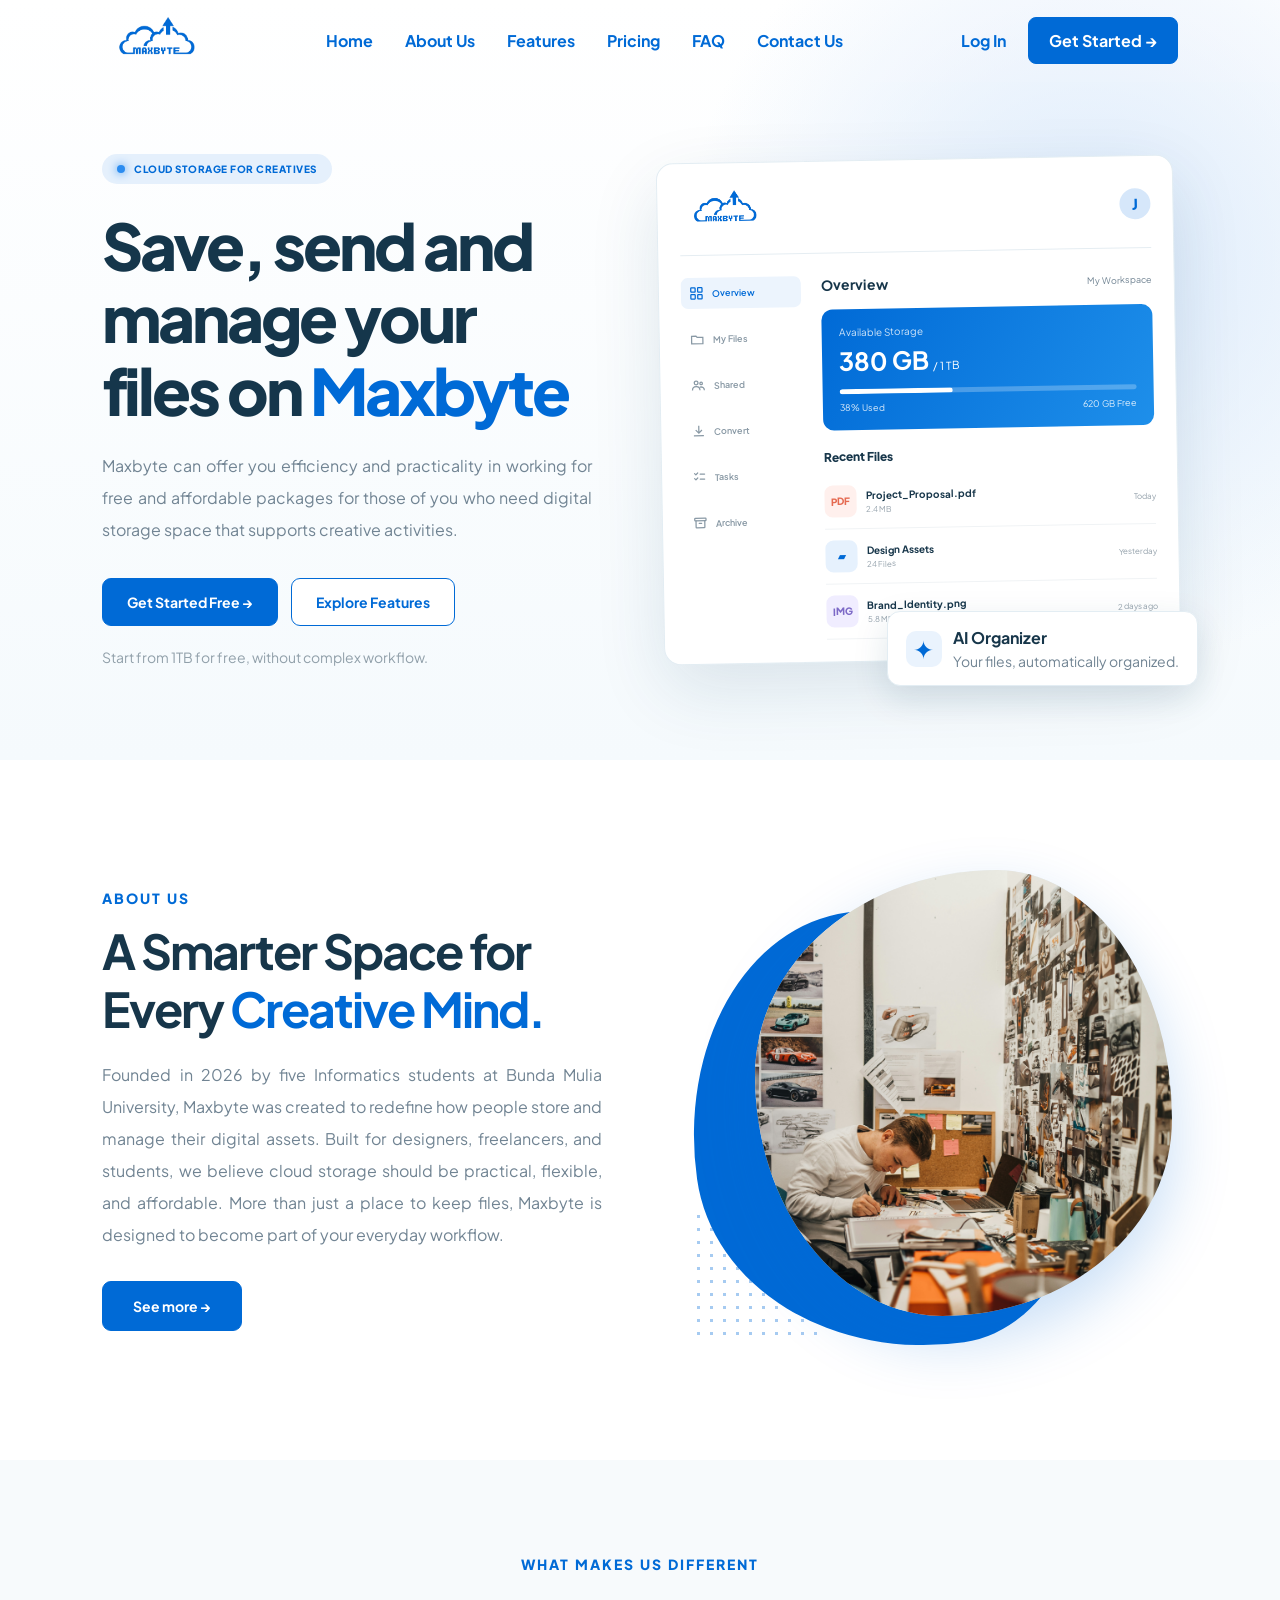
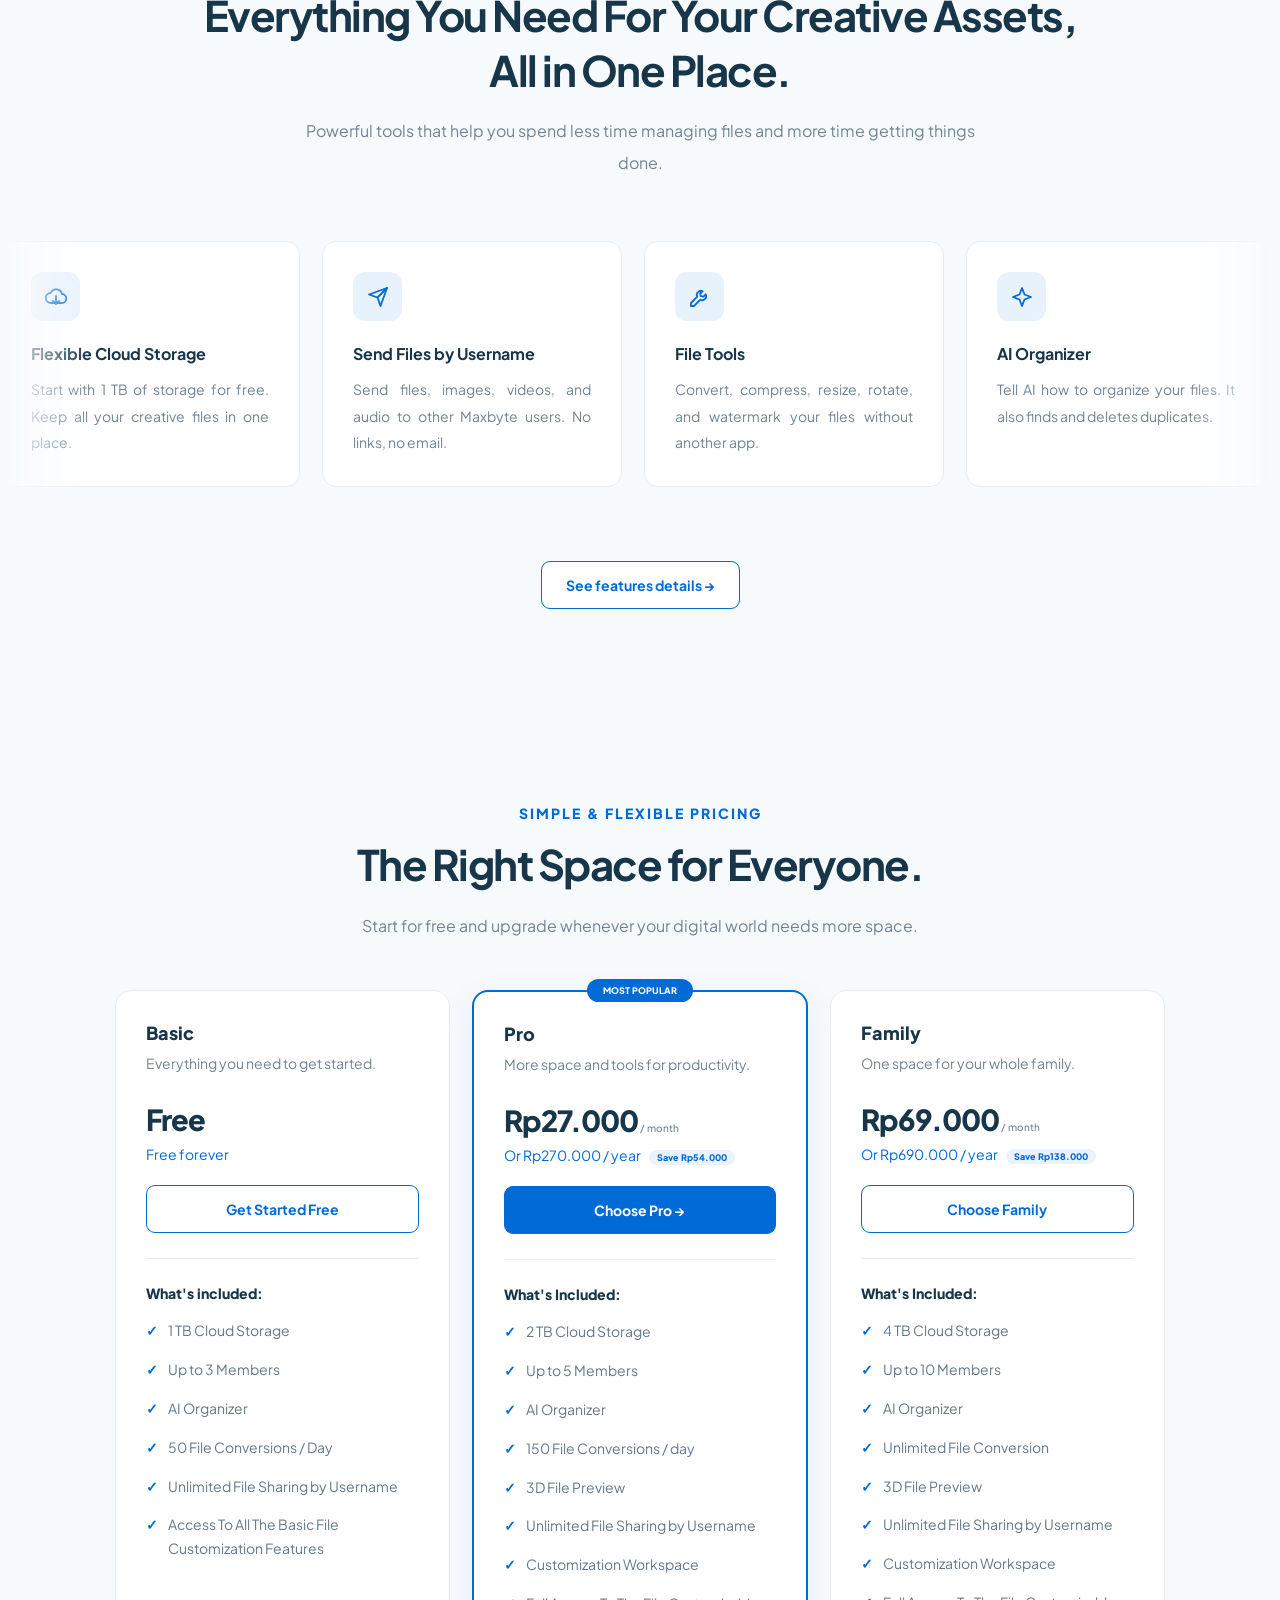
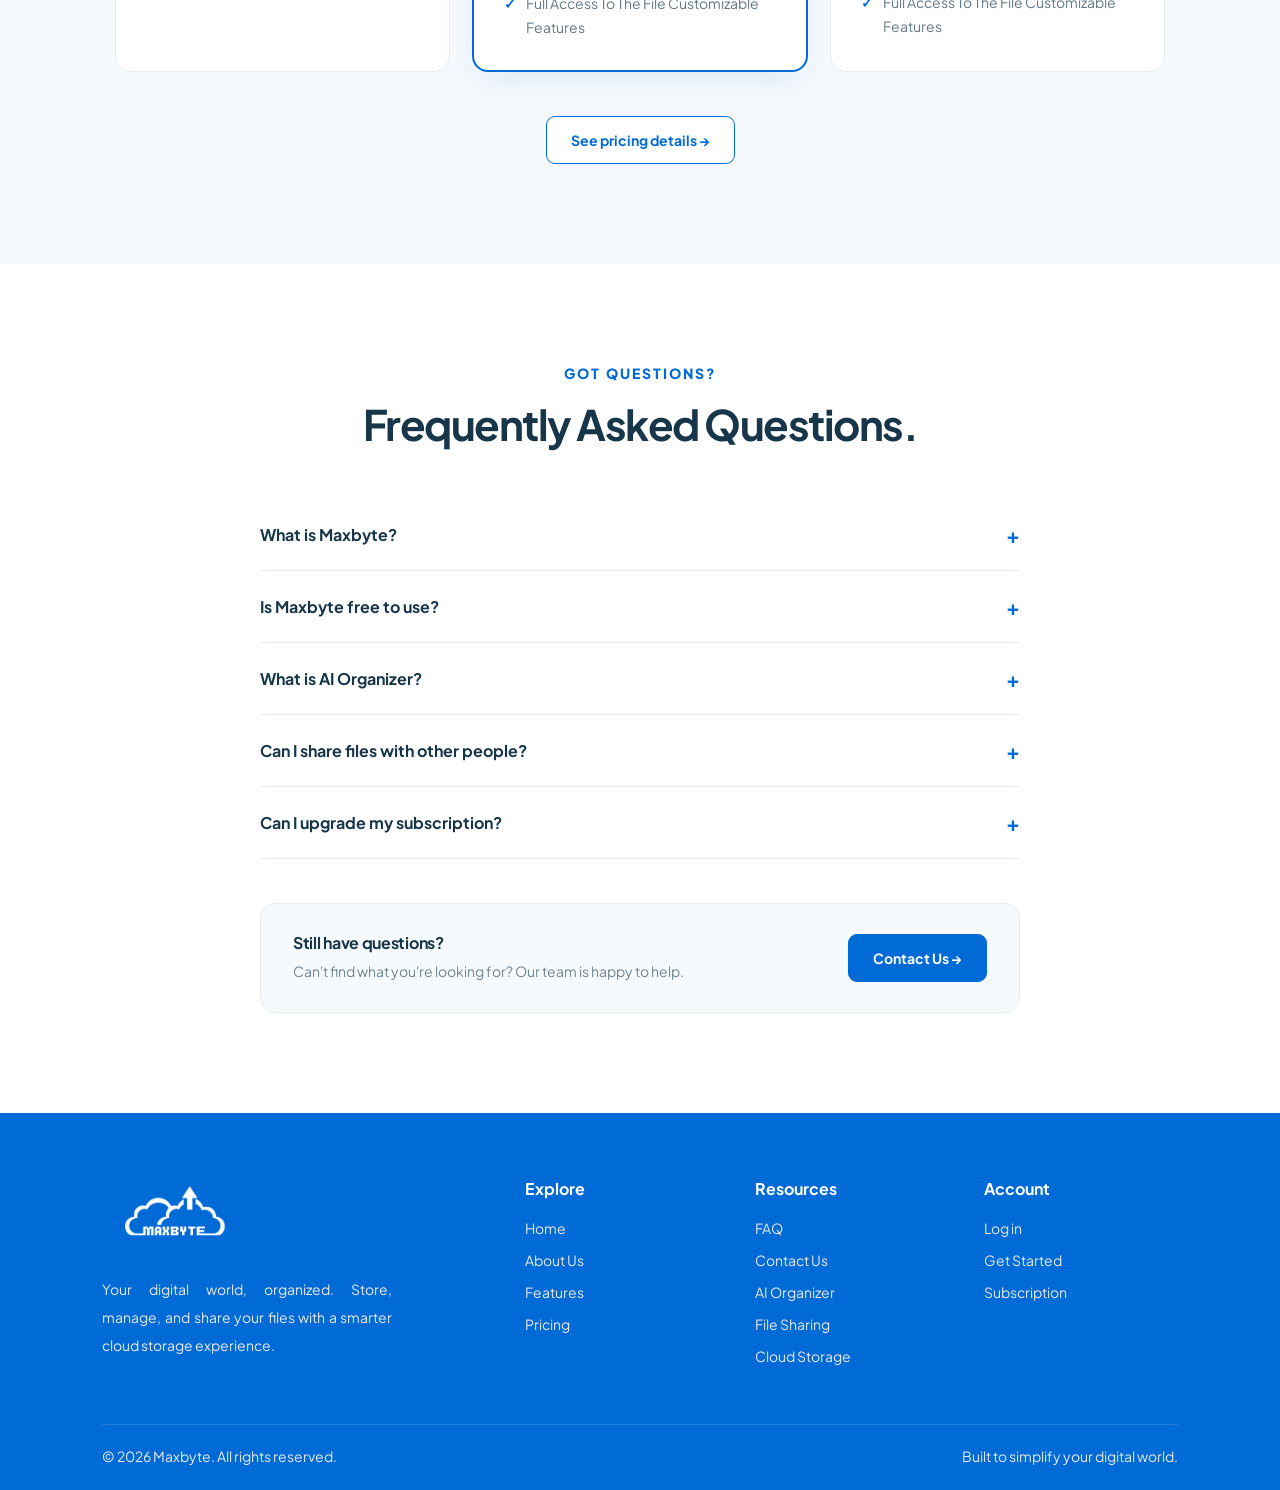
<file: index.html>
<!DOCTYPE html>
<html lang="id">
<head>
    <meta charset="UTF-8">
    <meta name="viewport" content="width=device-width, initial-scale=1.0">

    <title>Maxbyte</title>

    <!-- Google Fonts -->
    <link rel="preconnect" href="https://fonts.googleapis.com">
    <link rel="preconnect" href="https://fonts.gstatic.com" crossorigin>

    <link href="https://fonts.googleapis.com/css2?family=Plus+Jakarta+Sans:wght@400;500;600;700;800&display=swap"
          rel="stylesheet">

    <!-- CSS -->
    <link rel="stylesheet" href="homepage.css">

    <!-- JavaScript -->
    <script src="homepage.js" defer></script>
</head>

<body>

<!-- =========================
     NAVBAR
========================= -->

<header class="navbar" id="navbar">

    <a href="#home" class="logo">
            <img src="final_logo.png" class="logo-blue" alt="Maxbyte">
            <img src="final_logo_2.png" class="logo-white" alt="Maxbyte">
        </a>

    <nav class="nav-links">
        <a href="#home">Home</a>
        <a href="detail_about.html">About Us</a>
        <a href="detail_features.html">Features</a>
        <a href="detail_pricing.html">Pricing</a>
        <a href="#faq">FAQ</a>
        <a href="contact.html">Contact Us</a>
    </nav>

    <div class="nav-actions">
        <a href="login.html" class="login">Log In</a>
        <a href="getstarted.html" class="nav-cta">Get Started →</a>
    </div>

    <button class="menu-toggle" id="menuToggle"
            aria-label="Open navigation"
            aria-expanded="false">

        <svg viewBox="0 0 24 24" fill="none"
             stroke="currentColor" stroke-width="2"
             stroke-linecap="round">
            <path d="M4 7h16M4 12h16M4 17h16"/>
        </svg>

    </button>

    <nav class="mobile-nav" id="mobileNav">
        <a href="index.html">Home</a>
        <a href="detail_about.html">About Us</a>
        <a href="detail_features.html">Features</a>
        <a href="detail_pricing.html">Pricing</a>
        <a href="#faq">FAQ</a>
        <a href="login.html">Log in</a>
        <a href="getstarted.html" class="mobile-cta">Get Started →</a>
    </nav>

</header>


<!-- =========================
     HERO SECTION
========================= -->

<section class="hero" id="home">

    <div class="hero-content">

        <div class="hero-badge">
            <span class="badge-dot"></span>
            CLOUD STORAGE FOR CREATIVES
        </div>

        <h1>
            Save, send and<br>
            manage your files on
            <span>Maxbyte</span>
        </h1>

        <p class="hero-description">
            Maxbyte can offer you efficiency and practicality in working for free and affordable 
            packages for those of you who need digital storage space that supports creative activities.

        </p>

        <div class="hero-buttons">
            <a href="getstarted.html" class="btn">
                Get Started Free →
            </a>

            <a href="#features" class="btn btn-outline">
                Explore Features
            </a>
        </div>

        <p class="hero-note">
            Start from 1TB for free, without complex workflow.
        </p>

    </div>


    <!-- DASHBOARD MOCKUP -->

    <div class="hero-visual">

        <div class="dashboard">

            <div class="dashboard-top">

                <div class="dash-brand">
                    <img src="final_logo.png" alt="Maxbyte">
                </div>

                <div class="avatar">J</div>

            </div>


            <div class="dash-layout">

                <aside class="dash-sidebar">

                    <div class="side-item active">
                        <svg viewBox="0 0 24 24" fill="none"
                             stroke="currentColor" stroke-width="2">
                            <rect x="3" y="3" width="7" height="7" rx="1"/>
                            <rect x="14" y="3" width="7" height="7" rx="1"/>
                            <rect x="14" y="14" width="7" height="7" rx="1"/>
                            <rect x="3" y="14" width="7" height="7" rx="1"/>
                        </svg>
                        Overview
                    </div>

                    <div class="side-item">
                        <svg viewBox="0 0 24 24" fill="none"
                             stroke="currentColor" stroke-width="2">
                            <path d="M3 7h7l2 2h9v10H3z"/>
                        </svg>
                        My Files
                    </div>

                    <div class="side-item">
                        <svg viewBox="0 0 24 24" fill="none"
                             stroke="currentColor" stroke-width="2">
                            <circle cx="9" cy="8" r="3"/>
                            <circle cx="17" cy="9" r="2"/>
                            <path d="M3 20c0-4 2-6 6-6s6 2 6 6m0-5c4-1 7 1 7 5"/>
                        </svg>
                        Shared
                    </div>

                    <div class="side-item">
                        <svg viewBox="0 0 24 24" fill="none"
                             stroke="currentColor" stroke-width="2">
                            <path d="M12 3v12m-5-5 5 5 5-5M4 19h16"/>
                        </svg>
                        Convert
                    </div>

                    <div class="side-item">
                        <svg viewBox="0 0 24 24" fill="none"
                            stroke="currentColor" stroke-width="2"
                            stroke-linecap="round" stroke-linejoin="round">
                            <path d="m4 6 2 2 3-3"/>
                            <path d="m4 14 2 2 3-3"/>
                            <path d="M13 7h7M13 15h7"/>
                        </svg>
                        Tasks
                    </div>

                    <div class="side-item">
                        <svg viewBox="0 0 24 24" fill="none"
                            stroke="currentColor" stroke-width="2"
                            stroke-linecap="round" stroke-linejoin="round">
                            <rect x="3" y="4" width="18" height="4" rx="1"/>
                            <path d="M5 8v10a1 1 0 0 0 1 1h12a1 1 0 0 0 1-1V8"/>
                            <path d="M10 12h4"/>
                        </svg>
                        Archive
                    </div>

                </aside>


                <div class="dash-main">

                    <div class="dash-heading">
                        <h3>Overview</h3>
                        <span>My Workspace</span>
                    </div>


                    <div class="storage-card">

                        <p>Available Storage</p>

                        <h2>
                            380 GB
                            <small>/ 1 TB</small>
                        </h2>

                        <div class="progress">
                            <span></span>
                        </div>

                        <div class="storage-info">
                            <span>38% Used</span>
                            <span>620 GB Free</span>
                        </div>

                    </div>


                    <div class="file-heading">Recent Files</div>


                    <div class="file">

                        <div class="file-left">
                            <div class="file-icon pdf">PDF</div>

                            <div>
                                <div class="file-name">Project_Proposal.pdf</div>
                                <div class="file-size">2.4 MB</div>
                            </div>
                        </div>

                        <span class="file-date">Today</span>

                    </div>


                    <div class="file">

                        <div class="file-left">
                            <div class="file-icon folder">▰</div>

                            <div>
                                <div class="file-name">Design Assets</div>
                                <div class="file-size">24 Files</div>
                            </div>
                        </div>

                        <span class="file-date">Yesterday</span>

                    </div>


                    <div class="file">

                        <div class="file-left">
                            <div class="file-icon image">IMG</div>

                            <div>
                                <div class="file-name">Brand_Identity.png</div>
                                <div class="file-size">5.8 MB</div>
                            </div>
                        </div>

                        <span class="file-date">2 days ago</span>

                    </div>

                </div>

            </div>

        </div>


        <!-- FLOATING AI -->

        <div class="floating-ai">

            <div class="ai-icon">✦</div>

            <div>
                <strong>AI Organizer</strong>
                <small>Your files, automatically organized.</small>
            </div>

        </div>

    </div>

</section>


<!-- =========================
     ABOUT US
========================= -->

<section class="intro about-home" id="about">

    <div class="about-home-inner">

        <div class="about-home-text">

            <p class="section-label">About Us</p>

            <h2 class="section-title">
                A Smarter Space for Every
                <span class="hl">Creative Mind.</span>
            </h2>

            <p class="about-home-description">
                Founded in 2026 by five Informatics students at Bunda Mulia University,
                Maxbyte was created to redefine how people store and manage their digital assets.
                Built for designers, freelancers, and students, we believe cloud storage should be
                practical, flexible, and affordable. More than just a place to keep files,
                Maxbyte is designed to become part of your everyday workflow.
            </p>

            <a href="detail_about.html" class="btn about-home-btn">
                See more →
            </a>

        </div>

        <div class="about-visual">

            <span class="about-blob-back"></span>
            <span class="about-dots"></span>

            <div class="about-photo-blob">
                <img src="working.jpg"
                     onerror="this.style.display='none'">
            </div>
        </div>

    </div>

</section>


<!-- =========================
     FEATURES
========================= -->

<section class="features" id="features">

    <div class="section-heading">

        <p class="section-label">What Makes Us Different</p>

        <h2 class="section-title">
            Everything You Need For Your Creative Assets,<br>
            All in One Place.
        </h2>

        <p class="section-description">
            Powerful tools that help you spend less time managing files
            and more time getting things done.
        </p>

    </div>


    <div class="feature-marquee">

    <div class="feature-grid">

        <div class="feature-card">

            <div class="feature-icon">
                <svg viewBox="0 0 24 24" fill="none"
                     stroke="currentColor" stroke-width="1.8"
                     stroke-linecap="round" stroke-linejoin="round">
                    <path d="M7 18a5 5 0 0 1-.4-10A6 6 0 0 1 18 9a4.5 4.5 0 0 1-.5 9H7z"/><path d="M12 11v8m-3-3 3 3 3-3"/>
                </svg>
            </div>

            <h3>Flexible Cloud Storage</h3>

            <p>
                Start with 1 TB of storage for free. Keep all your creative files in one place.
            </p>

        </div>


        <div class="feature-card">

            <div class="feature-icon">
                <svg viewBox="0 0 24 24" fill="none"
                     stroke="currentColor" stroke-width="1.8"
                     stroke-linecap="round" stroke-linejoin="round">
                    <path d="m21 3-9.5 9.5"/><path d="M21 3 14.5 21l-3-8.5L3 9.5z"/>
                </svg>
            </div>

            <h3>Send Files by Username</h3>

            <p>
                Send files, images, videos, and audio to other Maxbyte users. No links, no email.
            </p>

        </div>


        <div class="feature-card">

            <div class="feature-icon">
                <svg viewBox="0 0 24 24" fill="none"
                     stroke="currentColor" stroke-width="1.8"
                     stroke-linecap="round" stroke-linejoin="round">
                    <path d="M14.7 6.3a4 4 0 0 0-5.4 5.4L3 18v3h3l6.3-6.3a4 4 0 0 0 5.4-5.4l-2.4 2.4-2.6-.6-.6-2.6z"/>
                </svg>
            </div>

            <h3>File Tools</h3>

            <p>
                Convert, compress, resize, rotate, and watermark your files without another app.
            </p>

        </div>


        <div class="feature-card">

            <div class="feature-icon">
                <svg viewBox="0 0 24 24" fill="none"
                     stroke="currentColor" stroke-width="1.8"
                     stroke-linecap="round" stroke-linejoin="round">
                    <path d="M12 3 14.5 9.5 21 12l-6.5 2.5L12 21l-2.5-6.5L3 12l6.5-2.5z"/>
                </svg>
            </div>

            <h3>AI Organizer</h3>

            <p>
                Tell AI how to organize your files. It also finds and deletes duplicates.
            </p>

        </div>


        <div class="feature-card">

            <div class="feature-icon">
                <svg viewBox="0 0 24 24" fill="none"
                     stroke="currentColor" stroke-width="1.8"
                     stroke-linecap="round" stroke-linejoin="round">
                    <circle cx="11" cy="11" r="7"/><path d="m21 21-4.3-4.3"/>
                </svg>
            </div>

            <h3>Smart Search</h3>

            <p>
                Find files fast by file type or by the tags you added.
            </p>

        </div>


        <div class="feature-card">

            <div class="feature-icon">
                <svg viewBox="0 0 24 24" fill="none"
                     stroke="currentColor" stroke-width="1.8"
                     stroke-linecap="round" stroke-linejoin="round">
                    <path d="M12 3 20 7v5c0 5-3.5 8-8 9-4.5-1-8-4-8-9V7z"/><path d="m9 12 2 2 4-4"/>
                </svg>
            </div>

            <h3>Safe Downloads</h3>

            <p>
                Every file is checked for viruses before you download it.
            </p>

        </div>


        <div class="feature-card">

            <div class="feature-icon">
                <svg viewBox="0 0 24 24" fill="none"
                     stroke="currentColor" stroke-width="1.8"
                     stroke-linecap="round" stroke-linejoin="round">
                    <path d="m4 6 2 2 3-3"/><path d="m4 14 2 2 3-3"/><path d="M13 7h7M13 15h7"/>
                </svg>
            </div>

            <h3>Task Progress</h3>

            <p>
                Follow your project step by step and keep deadlines under control.
            </p>

        </div>


        <div class="feature-card">

            <div class="feature-icon">
                <svg viewBox="0 0 24 24" fill="none"
                     stroke="currentColor" stroke-width="1.8"
                     stroke-linecap="round" stroke-linejoin="round">
                    <path d="M3 12a9 9 0 1 0 3-6.7L3 8"/><path d="M3 3v5h5"/><path d="M12 7v5l3 2"/>
                </svg>
            </div>

            <h3>File History</h3>

            <p>
                See every change to a file and restore an earlier version anytime.
            </p>

        </div>


        <div class="feature-card">

            <div class="feature-icon">
                <svg viewBox="0 0 24 24" fill="none"
                     stroke="currentColor" stroke-width="1.8"
                     stroke-linecap="round" stroke-linejoin="round">
                    <rect x="3" y="4" width="18" height="4" rx="1"/><path d="M5 8v10a1 1 0 0 0 1 1h12a1 1 0 0 0 1-1V8"/><path d="M10 12h4"/>
                </svg>
            </div>

            <h3>Archive</h3>

            <p>
                Keep files you do not need now without deleting them.
            </p>

        </div>


        <div class="feature-card">

            <div class="feature-icon">
                <svg viewBox="0 0 24 24" fill="none"
                     stroke="currentColor" stroke-width="1.8"
                     stroke-linecap="round" stroke-linejoin="round">
                    <path d="M3 6h18"/><path d="M8 6V4h8v2"/><path d="m6 6 1 14h10l1-14"/><path d="M10 11v5M14 11v5"/>
                </svg>
            </div>

            <h3>Recycle Bin</h3>

            <p>
                Deleted something by mistake? Get it back from the recycle bin.
            </p>

        </div>


        <div class="feature-card">

            <div class="feature-icon">
                <svg viewBox="0 0 24 24" fill="none"
                     stroke="currentColor" stroke-width="1.8"
                     stroke-linecap="round" stroke-linejoin="round">
                    <path d="M10 13a5 5 0 0 0 7 0l3-3a5 5 0 0 0-7-7l-1 1"/><path d="M14 11a5 5 0 0 0-7 0l-3 3a5 5 0 0 0 7 7l1-1"/>
                </svg>
            </div>

            <h3>Share Workspace by Link</h3>

            <p>
                Invite people with a link so they can view or edit your files.
            </p>

        </div>


        <div class="feature-card">

            <div class="feature-icon">
                <svg viewBox="0 0 24 24" fill="none"
                     stroke="currentColor" stroke-width="1.8"
                     stroke-linecap="round" stroke-linejoin="round">
                    <rect x="3" y="3" width="18" height="18" rx="3"/><circle cx="9" cy="9" r="2"/><path d="m21 15-5-5L5 21"/>
                </svg>
            </div>

            <h3>Customizable Background</h3>

            <p>
                Make your workspace look the way you like.
            </p>

        </div>


        <div class="feature-card">

            <div class="feature-icon">
                <svg viewBox="0 0 24 24" fill="none"
                     stroke="currentColor" stroke-width="1.8"
                     stroke-linecap="round" stroke-linejoin="round">
                    <path d="M20 12 12 20 4 12V4h8z"/><circle cx="8.5" cy="8.5" r="1.2"/>
                </svg>
            </div>

            <h3>Free &amp; Affordable Plans</h3>

            <p>
                Start for free, then upgrade to a plan that is friendly to your wallet.
            </p>

        </div>

    </div>

    </div>

    <div class="features-more">
       <a href="detail_features.html" class="btn btn-outline see-more">
           See features details →
       </a>
   </div>

</section>

<!-- =========================
     PRICING
========================= -->

<section class="pricing" id="pricing">

    <div class="section-heading">

        <p class="section-label">Simple & Flexible Pricing</p>

        <h2 class="section-title">
            The Right Space for Everyone.
        </h2>

        <p class="section-description">
            Start for free and upgrade whenever your digital world
            needs more space.
        </p>

    </div>


    <div class="pricing-grid">


        <!-- BASIC!!!! -->

        <div class="price-card">

            <h3 class="plan-name">Basic</h3>

            <p class="plan-description">
                Everything you need to get started.
            </p>

            <div class="price">Free</div>

            <p class="price-annual">Free forever</p>

            <a href="#signup" class="btn btn-outline">
                Get Started Free
            </a>

            <hr class="plan-divider">

            <p class="includes">What's included:</p>

            <ul class="plan-features">
                <li><span class="check">✓</span> 1 TB Cloud Storage</li>
                <li><span class="check">✓</span> Up to 3 Members</li>
                <li><span class="check">✓</span> AI Organizer</li>
                <li><span class="check">✓</span> 50 File Conversions / Day</li>
                <li><span class="check">✓</span> Unlimited File Sharing by Username</li>
                <li><span class="check">✓</span> Access To All The Basic File Customization Features</li>
            </ul>

        </div>


        <!-- PROOO -->

        <div class="price-card popular">

            <div class="popular-tag">MOST POPULAR</div>

            <h3 class="plan-name">Pro</h3>

            <p class="plan-description">
                More space and tools for productivity.
            </p>

            <div class="price">
                Rp27.000<span> / month</span>
            </div>

            <p class="price-annual">
                Or Rp270.000 / year <span class="price-save">Save Rp54.000</span>
            </p>

            <a href="#signup" class="btn">
                Choose Pro →
            </a>

            <hr class="plan-divider">

            <p class="includes">What's Included:</p>

            <ul class="plan-features">
                <li><span class="check">✓</span> 2 TB Cloud Storage</li>
                <li><span class="check">✓</span> Up to 5 Members</li>
                <li><span class="check">✓</span> AI Organizer</li>
                <li><span class="check">✓</span> 150 File Conversions / day</li>
                <li><span class="check">✓</span> 3D File Preview</li>
                <li><span class="check">✓</span> Unlimited File Sharing by Username</li>
                <li><span class="check">✓</span> Customization Workspace</li>
                <li><span class="check">✓</span> Full Access To The File Customizable Features</li>
            </ul>

        </div>


        <!-- FAMILY -->

        <div class="price-card">

            <h3 class="plan-name">Family</h3>

            <p class="plan-description">
                One space for your whole family.
            </p>

            <div class="price">
                Rp69.000<span> / month</span>
            </div>

            <p class="price-annual">
                Or Rp690.000 / year <span class="price-save">Save Rp138.000</span>
            </p>

            <a href="#signup" class="btn btn-outline">
                Choose Family
            </a>

            <hr class="plan-divider">

            <p class="includes">What's Included:</p>

            <ul class="plan-features">
                <li><span class="check">✓</span> 4 TB Cloud Storage</li>
                <li><span class="check">✓</span> Up to 10 Members</li>
                <li><span class="check">✓</span> AI Organizer</li>
                <li><span class="check">✓</span> Unlimited File Conversion</li>
                <li><span class="check">✓</span> 3D File Preview</li>
                <li><span class="check">✓</span> Unlimited File Sharing by Username</li>
                <li><span class="check">✓</span> Customization Workspace</li>
                <li><span class="check">✓</span> Full Access To The File Customizable Features</li>
            </ul>

        </div>

    </div>
    <div class="pricing-more">
       <a href="detail_pricing.html" class="btn btn-outline see-pricing">
           See pricing details →
       </a>
   </div>

</section>


<!-- =========================
     FAQ
========================= -->

<section class="faq" id="faq">

    <div class="section-heading">

        <p class="section-label">Got Questions?</p>

        <h2 class="section-title">
            Frequently Asked Questions.
        </h2>

    </div>


    <div class="faq-list">


        <div class="faq-item">

            <button class="faq-question">
                What is Maxbyte?
                <span>+</span>
            </button>

            <div class="faq-answer">
                <div class="faq-answer-inner">
                    <p>
                        Maxbyte is a cloud storage platform designed specifically for designers, students, freelancers, and creative professionals. 
                        Users can store and organize various file formats—such as designs, images, videos, audio, and project documents—via a clean, 
                        modern, and intuitive interface. Beyond storage, users can also send, process, and manage their files all within a single application, 
                        eliminating the need to switch between different tools.
                    </p>
                </div>
            </div>

        </div>


        <div class="faq-item">

            <button class="faq-question">
                Is Maxbyte free to use?
                <span>+</span>
            </button>

            <div class="faq-answer">
                <div class="faq-answer-inner">
                    <p>
                        Yes! Maxbyte offers a free Standard plan with 1 TB of
                        cloud storage and essential productivity features.
                    </p>
                </div>
            </div>

        </div>


        <div class="faq-item">

            <button class="faq-question">
                What is AI Organizer?
                <span>+</span>
            </button>

            <div class="faq-answer">
                <div class="faq-answer-inner">
                    <p>
                        AI Organizer is an intelligent assistant designed
                        to help users organize and manage their digital files.
                    </p>
                </div>
            </div>

        </div>


        <div class="faq-item">

            <button class="faq-question">
                Can I share files with other people?
                <span>+</span>
            </button>

            <div class="faq-answer">
                <div class="faq-answer-inner">
                    <p>
                        Yes. Maxbyte supports file sharing through usernames, making it easy to share files and collaborate with other members. 
                        You can also convert your files into different formats before sharing them. Not only that, recipients can also convert the files they receive into their preferred formats, 
                        making file management and collaboration even more flexible and convenient.
                    </p>
                </div>
            </div>

        </div>


        <div class="faq-item">

            <button class="faq-question">
                Can I upgrade my subscription?
                <span>+</span>
            </button>

            <div class="faq-answer">
                <div class="faq-answer-inner">
                    <p>
                        You can choose a subscription plan that matches
                        your storage requirements and collaboration needs.
                    </p>
                </div>
            </div>

        </div>

    </div>

    <div class="faq-more">

        <div>
            <h3>Still have questions?</h3>
            <p>Can't find what you're looking for? Our team is happy to help.</p>
        </div>

        <a href="contact.html" class="btn">Contact Us →</a>

    </div>

</section>


<!-- =========================
     FOOTER
========================= -->

<footer class="footer">

    <div class="footer-main">


        <div>

            <a href="#home" class="logo">
                <img src="final_logo_2.png" class="footer-logo" alt="Maxbyte">
            </a>

            <p class="footer-description">
                Your digital world, organized.
                Store, manage, and share your files with a smarter
                cloud storage experience.
            </p>

        </div>


        <div class="footer-column">

            <h4>Explore</h4>

            <a href="#home">Home</a>
            <a href="#about">About Us</a>
            <a href="#features">Features</a>
            <a href="#pricing">Pricing</a>

        </div>


        <div class="footer-column">

            <h4>Resources</h4>

            <a href="#faq">FAQ</a>
            <a href="contact.html">Contact Us</a>
            <a href="#features">AI Organizer</a>
            <a href="#features">File Sharing</a>
            <a href="#features">Cloud Storage</a>

        </div>


        <div class="footer-column">

            <h4>Account</h4>

            <a href="#login">Log in</a>
            <a href="#signup">Get Started</a>
            <a href="#pricing">Subscription</a>

        </div>

    </div>


    <div class="footer-bottom">

        <p>© 2026 Maxbyte. All rights reserved.</p>

        <p>Built to simplify your digital world.</p>

    </div>

</footer>
</body>
</html>
</file>
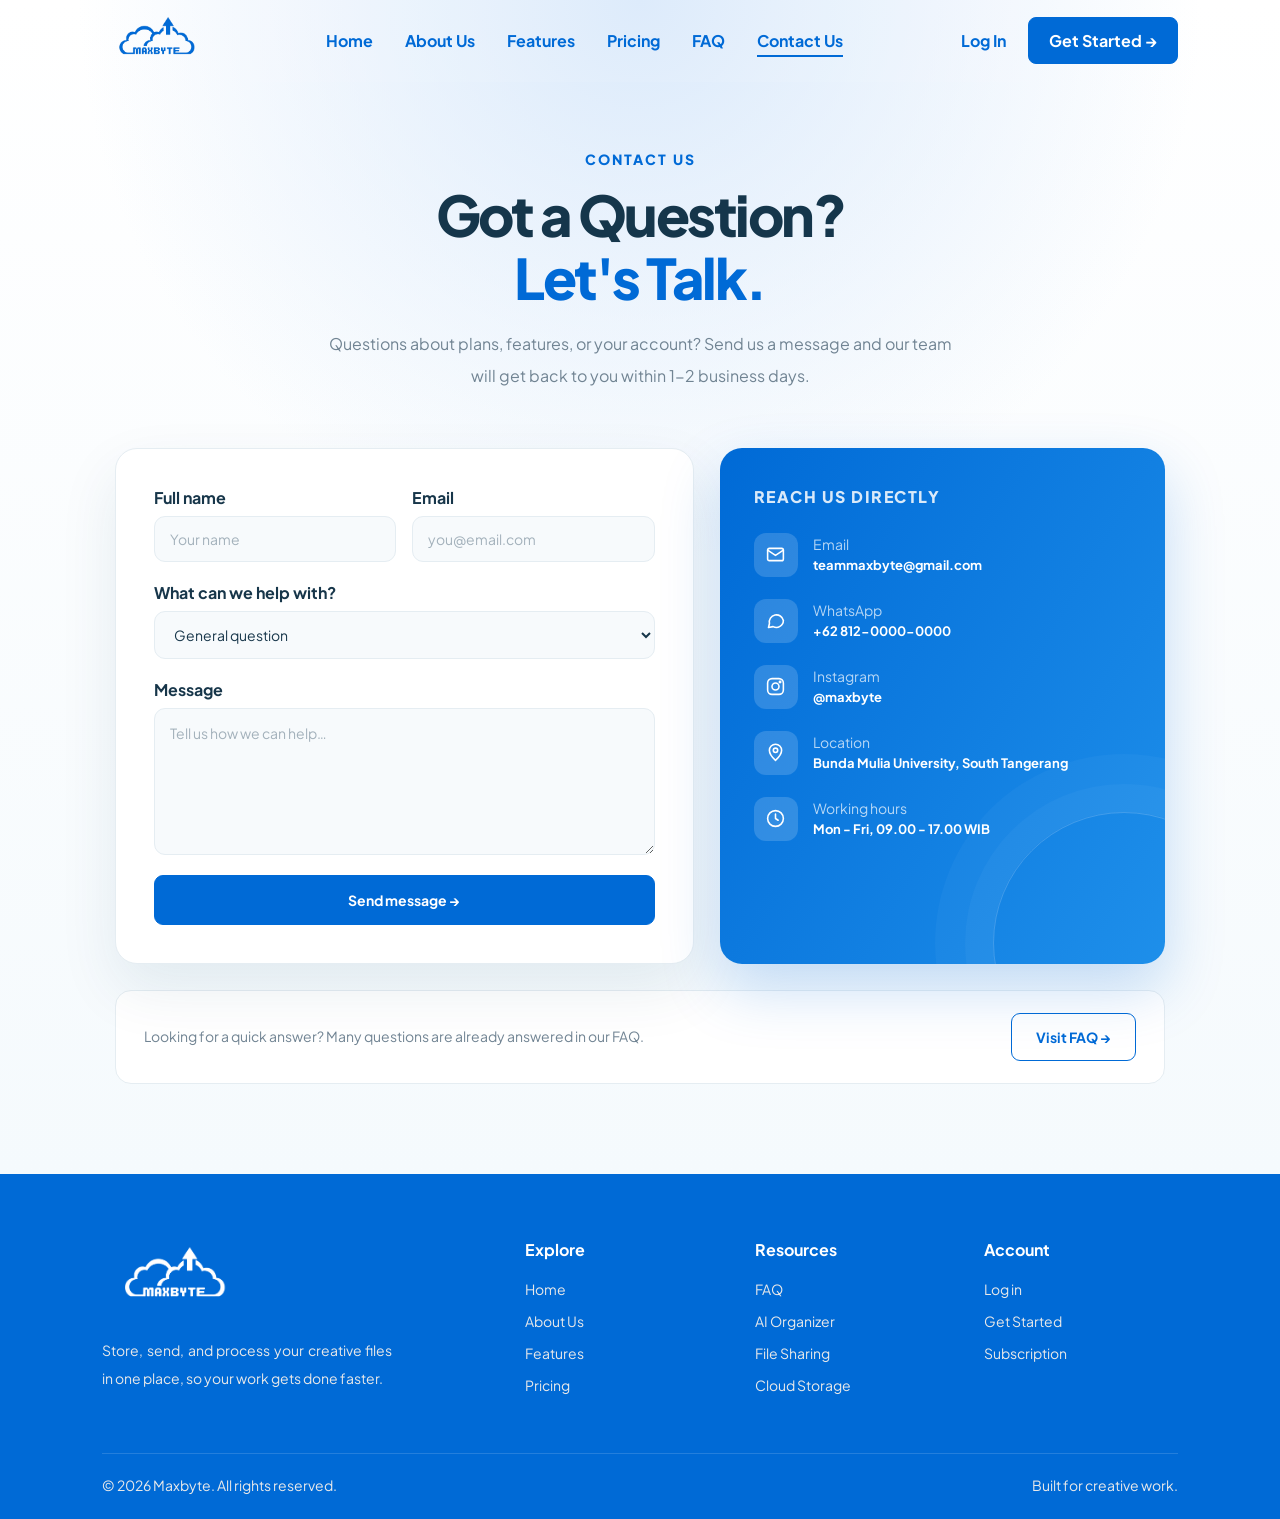
<file: contact.html>
<!DOCTYPE html>
<html lang="id">
<head>
    <meta charset="UTF-8">
    <meta name="viewport" content="width=device-width, initial-scale=1.0">

    <title>Contact Us | Maxbyte</title>

    <!-- Google Fonts -->
    <link rel="preconnect" href="https://fonts.googleapis.com">
    <link rel="preconnect" href="https://fonts.gstatic.com" crossorigin>

    <link href="https://fonts.googleapis.com/css2?family=Plus+Jakarta+Sans:wght@400;500;600;700;800&display=swap"
          rel="stylesheet">

    <!-- CSS: homepage.css dulu, lalu contact.css -->
    <link rel="stylesheet" href="homepage.css">
    <link rel="stylesheet" href="contact.css">
</head>

<body>

<!-- =========================
     NAVBAR
========================= -->

<header class="navbar" id="navbar">

    <a href="index.html#home" class="logo">
        <img src="final_logo.png" class="logo-blue" alt="Maxbyte">
        <img src="final_logo_2.png" class="logo-white" alt="Maxbyte">
    </a>

    <nav class="nav-links">
        <a href="index.html#home">Home</a>
        <a href="detail_about.html">About Us</a>
        <a href="detail_features.html">Features</a>
        <a href="detail_pricing.html">Pricing</a>
        <a href="index.html#faq">FAQ</a>
        <a href="contact.html" class="active" aria-current="page">Contact Us</a>
    </nav>

    <div class="nav-actions">
        <a href="login.html" class="login">Log In</a>
        <a href="getstarted.html" class="nav-cta">Get Started →</a>
    </div>

    <button class="menu-toggle" id="menuToggle"
            aria-label="Open navigation"
            aria-expanded="false">

        <svg viewBox="0 0 24 24" fill="none"
             stroke="currentColor" stroke-width="2"
             stroke-linecap="round">
            <path d="M4 7h16M4 12h16M4 17h16"/>
        </svg>

    </button>

    <nav class="mobile-nav" id="mobileNav">
        <a href="index.html#home">Home</a>
        <a href="detail_about.html">About Us</a>
        <a href="detail_features.html">Features</a>
        <a href="detail_pricing.html">Pricing</a>
        <a href="index.html#faq">FAQ</a>
        <a href="contact.html" class="active" aria-current="page">Contact</a>
        <a href="login.html">Log in</a>
        <a href="getstarted.html" class="mobile-cta">Get Started →</a>
    </nav>

</header>


<!-- =========================
     CONTACT
========================= -->

<section class="contact" id="contact">

    <div class="contact-head">

        <p class="section-label">Contact Us</p>

        <h1>
            Got a Question?<br>
            <span>Let's Talk.</span>
        </h1>

        <p class="section-description">
            Questions about plans, features, or your account? Send us a
            message and our team will get back to you within 1-2 business days.
        </p>

    </div>


    <div class="contact-grid">

        <!-- FORM -->

        <div class="contact-form-card">

            <form class="contact-form" id="contactForm">

                <div class="form-row">

                    <div class="form-field">
                        <label for="cName">Full name</label>
                        <input type="text" id="cName" name="name" placeholder="Your name" required>
                    </div>

                    <div class="form-field">
                        <label for="cEmail">Email</label>
                        <input type="email" id="cEmail" name="email" placeholder="you@email.com" required>
                    </div>

                </div>

                <div class="form-field">
                    <label for="cTopic">What can we help with?</label>
                    <select id="cTopic" name="topic">
                        <option>General question</option>
                        <option>Pricing &amp; plans</option>
                        <option>Technical support</option>
                        <option>Partnership</option>
                        <option>Other</option>
                    </select>
                </div>

                <div class="form-field">
                    <label for="cMessage">Message</label>
                    <textarea id="cMessage" name="message" rows="5"
                              placeholder="Tell us how we can help…" required></textarea>
                </div>

                <button type="submit" class="btn contact-submit">Send message →</button>

            </form>

            <div class="contact-success" id="contactSuccess" hidden>

                <div class="success-icon">
                    <svg viewBox="0 0 24 24" fill="none" stroke="currentColor" stroke-width="2.2"
                         stroke-linecap="round" stroke-linejoin="round"><path d="m5 12.5 4.5 4.5L19 7.5"/></svg>
                </div>

                <h3>Message sent!</h3>

                <p>
                    Thank you, <strong id="successName">friend</strong>. Our team
                    will reply within 1-2 business days.
                </p>

                <button type="button" class="btn btn-outline" id="contactAgain">Send another message</button>

            </div>

        </div>


        <!-- INFO -->

        <aside class="contact-panel">

            <p class="panel-heading">Reach us directly</p>

            <ul class="contact-list">
                <li class="contact-item">
                    <div class="contact-icon">
                        <svg viewBox="0 0 24 24" fill="none" stroke="currentColor" stroke-width="1.8"
                             stroke-linecap="round" stroke-linejoin="round"><rect x="3" y="5" width="18" height="14" rx="2"/><path d="m3 7 9 6 9-6"/></svg>
                    </div>
                    <div>
                        <p class="contact-label">Email</p>
                        <a>teammaxbyte@gmail.com</a>
                    </div>
                </li>
                <li class="contact-item">
                    <div class="contact-icon">
                        <svg viewBox="0 0 24 24" fill="none" stroke="currentColor" stroke-width="1.8"
                             stroke-linecap="round" stroke-linejoin="round"><path d="M21 12a8 8 0 0 1-11.7 7L4 20l1.1-4.6A8 8 0 1 1 21 12z"/></svg>
                    </div>
                    <div>
                        <p class="contact-label">WhatsApp</p>
                        <a>+62 812-0000-0000</a>
                    </div>
                </li>
                <li class="contact-item">
                    <div class="contact-icon">
                        <svg viewBox="0 0 24 24" fill="none" stroke="currentColor" stroke-width="1.8"
                             stroke-linecap="round" stroke-linejoin="round"><rect x="3" y="3" width="18" height="18" rx="5"/><circle cx="12" cy="12" r="4"/><circle cx="17.2" cy="6.8" r=".8"/></svg>
                    </div>
                    <div>
                        <p class="contact-label">Instagram</p>
                        <a>@maxbyte</a>
                    </div>
                </li>
                <li class="contact-item">
                    <div class="contact-icon">
                        <svg viewBox="0 0 24 24" fill="none" stroke="currentColor" stroke-width="1.8"
                             stroke-linecap="round" stroke-linejoin="round"><path d="M12 21s7-6.2 7-11.5A7 7 0 0 0 5 9.5C5 14.8 12 21 12 21z"/><circle cx="12" cy="9.5" r="2.5"/></svg>
                    </div>
                    <div>
                        <p class="contact-label">Location</p>
                        <span>Bunda Mulia University, South Tangerang</span>
                    </div>
                </li>
                <li class="contact-item">
                    <div class="contact-icon">
                        <svg viewBox="0 0 24 24" fill="none" stroke="currentColor" stroke-width="1.8"
                             stroke-linecap="round" stroke-linejoin="round"><circle cx="12" cy="12" r="9"/><path d="M12 7v5l3 2"/></svg>
                    </div>
                    <div>
                        <p class="contact-label">Working hours</p>
                        <span>Mon - Fri, 09.00 - 17.00 WIB</span>
                    </div>
                </li>
            </ul>

        </aside>

    </div>


    <div class="contact-faq">
        <p>Looking for a quick answer? Many questions are already answered in our FAQ.</p>
        <a href="index.html#faq" class="btn btn-outline">Visit FAQ →</a>
    </div>

</section>


<!-- =========================
     FOOTER
========================= -->

<footer class="footer">

    <div class="footer-main">

        <div>

            <a href="index.html#home" class="logo">
                <img src="final_logo_2.png" class="footer-logo" alt="Maxbyte">
            </a>

            <p class="footer-description">
                Store, send, and process your creative files
                in one place, so your work gets done faster.
            </p>

        </div>

        <div class="footer-column">

            <h4>Explore</h4>

            <a href="index.html#home">Home</a>
            <a href="detail_about.html">About Us</a>
            <a href="detail_features.html">Features</a>
            <a href="detail_pricing.html">Pricing</a>

        </div>

        <div class="footer-column">

            <h4>Resources</h4>

            <a href="index.html#faq">FAQ</a>
            <a href="#ai">AI Organizer</a>
            <a href="#send">File Sharing</a>
            <a href="#storage">Cloud Storage</a>

        </div>

        <div class="footer-column">

            <h4>Account</h4>

            <a href="login.html">Log in</a>
            <a href="getstarted.html">Get Started</a>
            <a href="detail_pricing.html">Subscription</a>

        </div>

    </div>

    <div class="footer-bottom">

        <p>© 2026 Maxbyte. All rights reserved.</p>

        <p>Built for creative work.</p>

    </div>

</footer>


<!-- JavaScript -->
<script src="contact.js"></script>

</body>
</html>
</file>
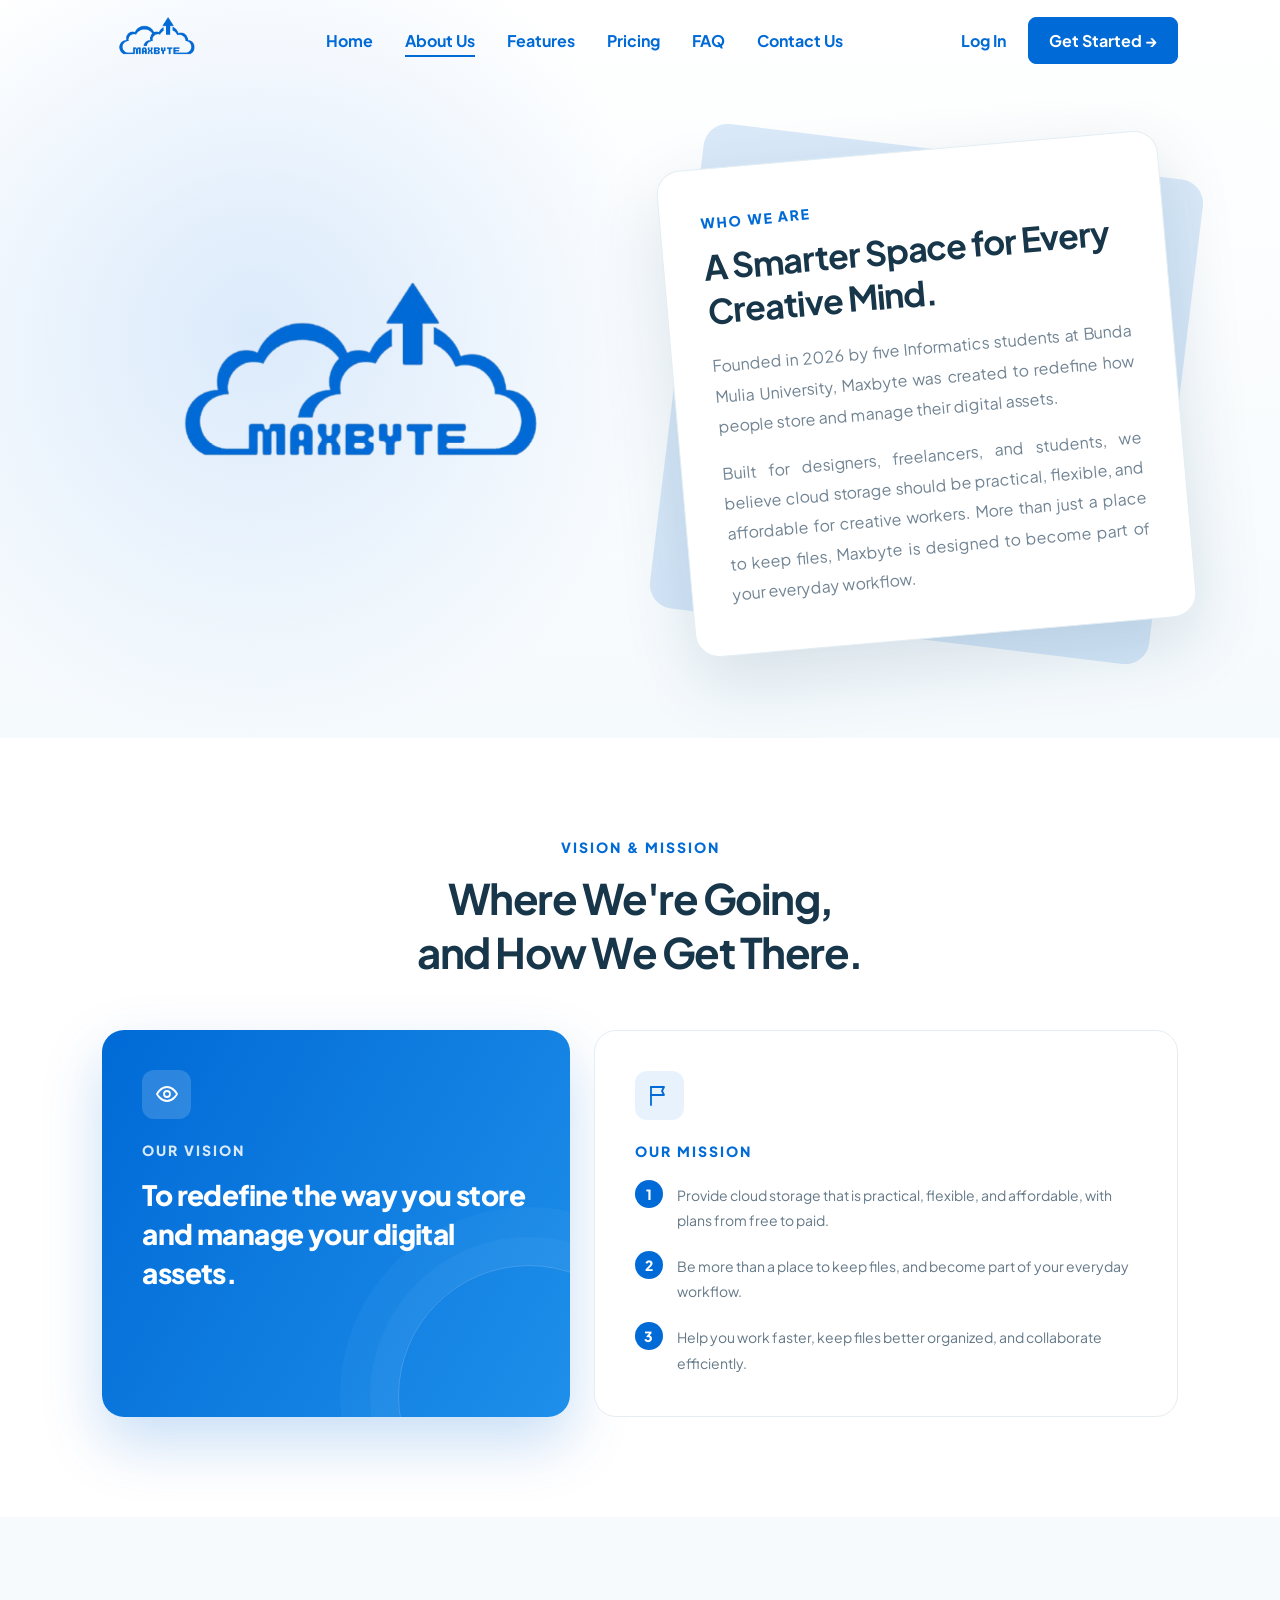
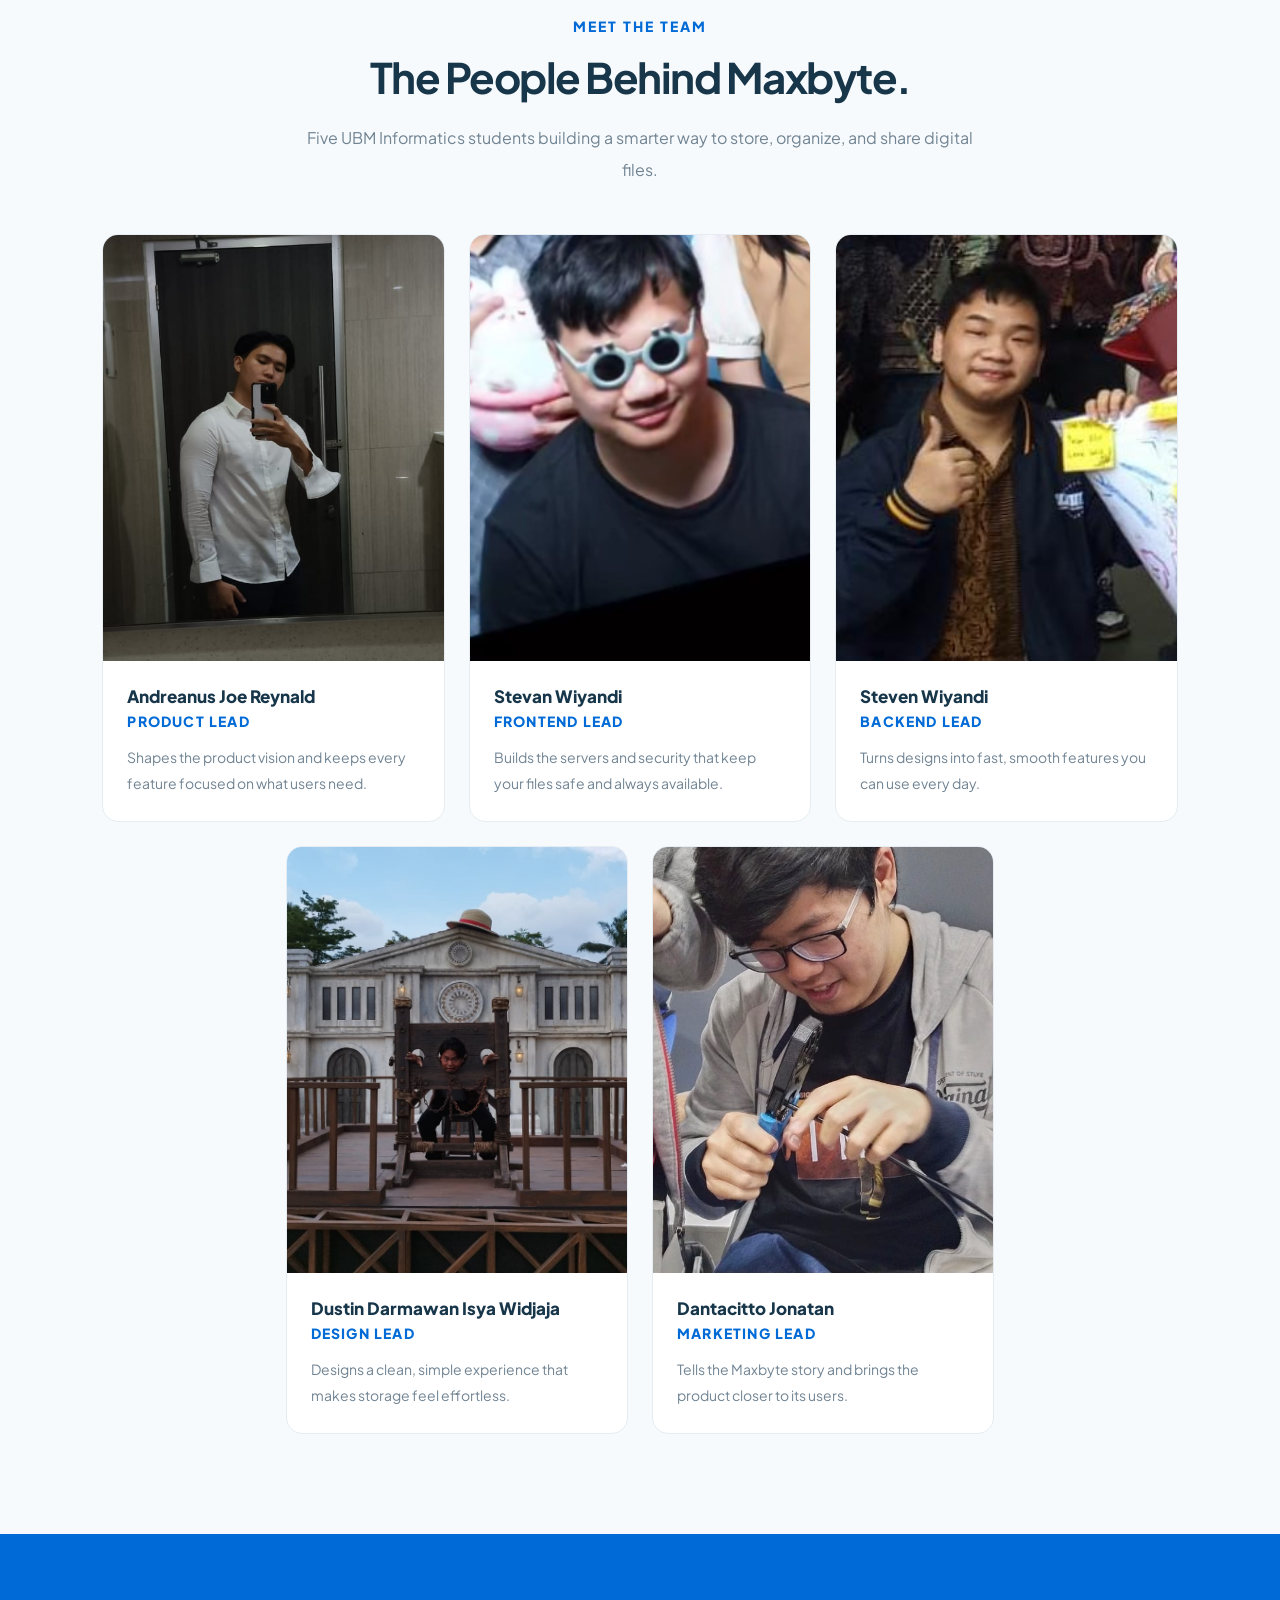
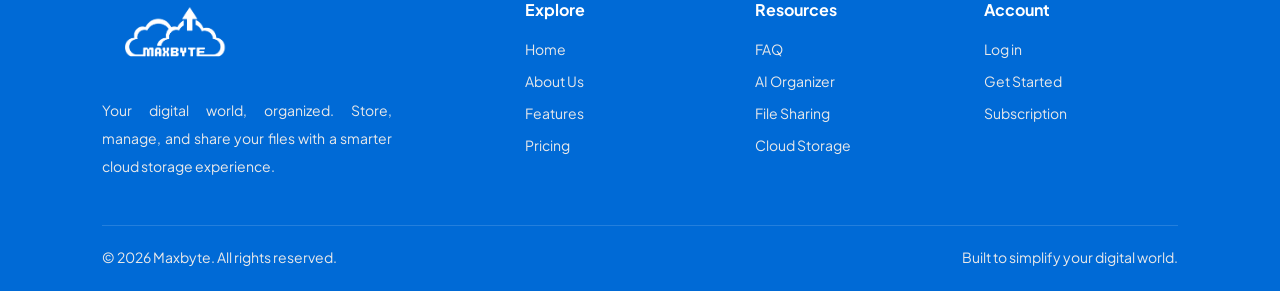
<file: detail_about.html>
<!DOCTYPE html>
<html lang="id">
<head>
    <meta charset="UTF-8">
    <meta name="viewport" content="width=device-width, initial-scale=1.0">

    <title>About Us | Maxbyte</title>

    <!-- Google Fonts -->
    <link rel="preconnect" href="https://fonts.googleapis.com">
    <link rel="preconnect" href="https://fonts.gstatic.com" crossorigin>

    <link href="https://fonts.googleapis.com/css2?family=Plus+Jakarta+Sans:wght@400;500;600;700;800&display=swap"
          rel="stylesheet">

    <!-- CSS: homepage.css dulu, lalu about.css -->
    <link rel="stylesheet" href="homepage.css">
    <link rel="stylesheet" href="detail_about.css">
    <script src="detail_about.js" defer></script>
</head>
<body>

<!-- =========================
     NAVBAR
========================= -->

<header class="navbar" id="navbar">

    <a href="index.html#home" class="logo">
        <img src="final_logo.png" class="logo-blue" alt="Maxbyte">
        <img src="final_logo_2.png" class="logo-white" alt="Maxbyte">
    </a>

    <nav class="nav-links">
        <a href="index.html#home">Home</a>
        <a href="about.html" class="active" aria-current="page">About Us</a>
        <a href="detail_features.html">Features</a>
        <a href="detail_pricing.html">Pricing</a>
        <a href="index.html#faq">FAQ</a>
        <a href="contact.html">Contact Us</a>
    </nav>

    <div class="nav-actions">
        <a href="login.html" class="login">Log In</a>
        <a href="getstarted.html" class="nav-cta">Get Started →</a>
    </div>

    <button class="menu-toggle" id="menuToggle"
            aria-label="Open navigation"
            aria-expanded="false">

        <svg viewBox="0 0 24 24" fill="none"
             stroke="currentColor" stroke-width="2"
             stroke-linecap="round">
            <path d="M4 7h16M4 12h16M4 17h16"/>
        </svg>

    </button>

    <nav class="mobile-nav" id="mobileNav">
        <a href="index.html#home">Home</a>
        <a href="detail_about.html" class="active" aria-current="page">About Us</a>
        <a href="detail_features.html">Features</a>
        <a href="detail_pricing.html">Pricing</a>
        <a href="index.html#faq">FAQ</a>
        <a href="login.html">Log in</a>
        <a href="index.html#pricing" class="mobile-cta">Get Started →</a>
    </nav>

</header>


<!-- =========================
     HERO: logo di kiri, card deskripsi di kanan
========================= -->

<section class="about-hero" id="about-hero">

    <div class="about-hero-logo-wrap">
        <img src="final_logo.png" class="about-hero-logo" alt="Maxbyte">
    </div>

    <div class="about-card-wrap">

        <div class="about-card" tabindex="0">

            <p class="section-label">Who We Are</p>

            <h1 class="section-title">
                A Smarter Space for Every Creative Mind.
            </h1>

            <p class="about-card-text">
                Founded in 2026 by five Informatics students at Bunda Mulia University, Maxbyte was created
                to redefine how people store and manage their digital assets.
            </p>

            <p class="about-card-text">
                Built for designers, freelancers, and students, we believe cloud storage should be
                practical, flexible, and affordable for creative workers. More than just a place to keep
                files, Maxbyte is designed to become part of your everyday workflow.
            </p>

        </div>

    </div>

</section>


<!-- =========================
     VISION & MISSION
========================= -->

<section class="vision-mission" id="vision-mission">

    <div class="section-heading">

        <p class="section-label">Vision &amp; Mission</p>

        <h2 class="section-title">
            Where We're Going,<br>
            and How We Get There.
        </h2>

    </div>

    <div class="vm-grid">

        <!-- VISI -->

        <article class="vm-card vm-vision">

            <div class="vm-icon">
                <svg viewBox="0 0 24 24" fill="none" stroke="currentColor"
                     stroke-width="1.8" stroke-linecap="round" stroke-linejoin="round">
                    <path d="M2 12s3.6-7 10-7 10 7 10 7-3.6 7-10 7S2 12 2 12z"/>
                    <circle cx="12" cy="12" r="3"/>
                </svg>
            </div>

            <p class="vm-label">Our Vision</p>

            <p class="vm-statement">
                To redefine the way you store and manage your digital assets.
            </p>

        </article>


        <!-- MISI -->

        <article class="vm-card vm-mission">

            <div class="vm-icon">
                <svg viewBox="0 0 24 24" fill="none" stroke="currentColor"
                     stroke-width="1.8" stroke-linecap="round" stroke-linejoin="round">
                    <path d="M4 22V4"/>
                    <path d="M4 4h13l-2 4 2 4H4"/>
                </svg>
            </div>

            <p class="vm-label">Our Mission</p>

            <ol class="vm-list">
                <li>
                    <span class="vm-num">1</span>
                    <p>Provide cloud storage that is practical, flexible, and affordable, with plans from free to paid.</p>
                </li>
                <li>
                    <span class="vm-num">2</span>
                    <p>Be more than a place to keep files, and become part of your everyday workflow.</p>
                </li>
                <li>
                    <span class="vm-num">3</span>
                    <p>Help you work faster, keep files better organized, and collaborate efficiently.</p>
                </li>
            </ol>

        </article>

    </div>

</section>


<!-- =========================
     TEAM: 5 anggota
========================= -->

<section class="team" id="team">

    <div class="section-heading">

        <p class="section-label">Meet the Team</p>

        <h2 class="section-title">
            The People Behind Maxbyte.
        </h2>

        <p class="section-description">
            Five UBM Informatics students building a smarter way to store,
            organize, and share digital files.
        </p>

    </div>

    <div class="team-grid">

        <!-- ANGGOTA 1: ganti foto, nama, jabatan, dan deskripsi -->

        <article class="member">

            <div class="member-photo">
                <img src="joey.jpeg" alt="Photo of Member Name 1" onerror="this.remove()">
            </div>

            <div class="member-body">
                <h3 class="member-name">Andreanus Joe Reynald</h3>
                <p class="member-role">Product Lead</p>
                <p class="member-desc">
                    Shapes the product vision and keeps every feature focused on what users need.
                </p>
            </div>

        </article>


        <!-- ANGGOTA 2: ganti foto, nama, jabatan, dan deskripsi -->

        <article class="member">

            <div class="member-photo">
                <img src="stevan.jpeg" alt="Photo of Member Name 2" onerror="this.remove()">
            </div>

            <div class="member-body">
                <h3 class="member-name">Stevan Wiyandi</h3>
                <p class="member-role">Frontend Lead</p>
                <p class="member-desc">
                    Builds the servers and security that keep your files safe and always available.
                </p>
            </div>

        </article>


        <!-- ANGGOTA 3: ganti foto, nama, jabatan, dan deskripsi -->

        <article class="member">

            <div class="member-photo">
                <img src="steven.jpeg" alt="Photo of Member Name 3" onerror="this.remove()">
            </div>

            <div class="member-body">
                <h3 class="member-name">Steven Wiyandi</h3>
                <p class="member-role">Backend Lead</p>
                <p class="member-desc">
                    Turns designs into fast, smooth features you can use every day.
                </p>
            </div>

        </article>


        <!-- ANGGOTA 4: ganti foto, nama, jabatan, dan deskripsi -->

        <article class="member">

            <div class="member-photo">
                <img src="dustin.jpeg" alt="Photo of Member Name 4" onerror="this.remove()">
            </div>

            <div class="member-body">
                <h3 class="member-name">Dustin Darmawan Isya Widjaja</h3>
                <p class="member-role">Design Lead</p>
                <p class="member-desc">
                    Designs a clean, simple experience that makes storage feel effortless.
                </p>
            </div>

        </article>


        <!-- ANGGOTA 5: ganti foto, nama, jabatan, dan deskripsi -->

        <article class="member">

            <div class="member-photo">
                <img src="danta.jpeg" alt="Photo of Member Name 5" onerror="this.remove()">
            </div>

            <div class="member-body">
                <h3 class="member-name">Dantacitto Jonatan</h3>
                <p class="member-role">Marketing Lead</p>
                <p class="member-desc">
                    Tells the Maxbyte story and brings the product closer to its users.
                </p>
            </div>

        </article>

    </div>

</section>


<!-- =========================
     FOOTER
========================= -->

<footer class="footer">

    <div class="footer-main">

        <div>

            <a href="index.html#home" class="logo">
                <img src="final_logo_2.png" class="footer-logo" alt="Maxbyte">
            </a>

            <p class="footer-description">
                Your digital world, organized.
                Store, manage, and share your files with a smarter
                cloud storage experience.
            </p>

        </div>

        <div class="footer-column">

            <h4>Explore</h4>

            <a href="index.html#home">Home</a>
            <a href="about.html">About Us</a>
            <a href="index.html#features">Features</a>
            <a href="index.html#pricing">Pricing</a>

        </div>

        <div class="footer-column">

            <h4>Resources</h4>

            <a href="index.html#faq">FAQ</a>
            <a href="index.html#features">AI Organizer</a>
            <a href="index.html#features">File Sharing</a>
            <a href="index.html#features">Cloud Storage</a>

        </div>

        <div class="footer-column">

            <h4>Account</h4>

            <a href="#login">Log in</a>
            <a href="#signup">Get Started</a>
            <a href="index.html#pricing">Subscription</a>

        </div>

    </div>

    <div class="footer-bottom">

        <p>© 2026 Maxbyte. All rights reserved.</p>

        <p>Built to simplify your digital world.</p>

    </div>

</footer>
</body>
</html>
</file>
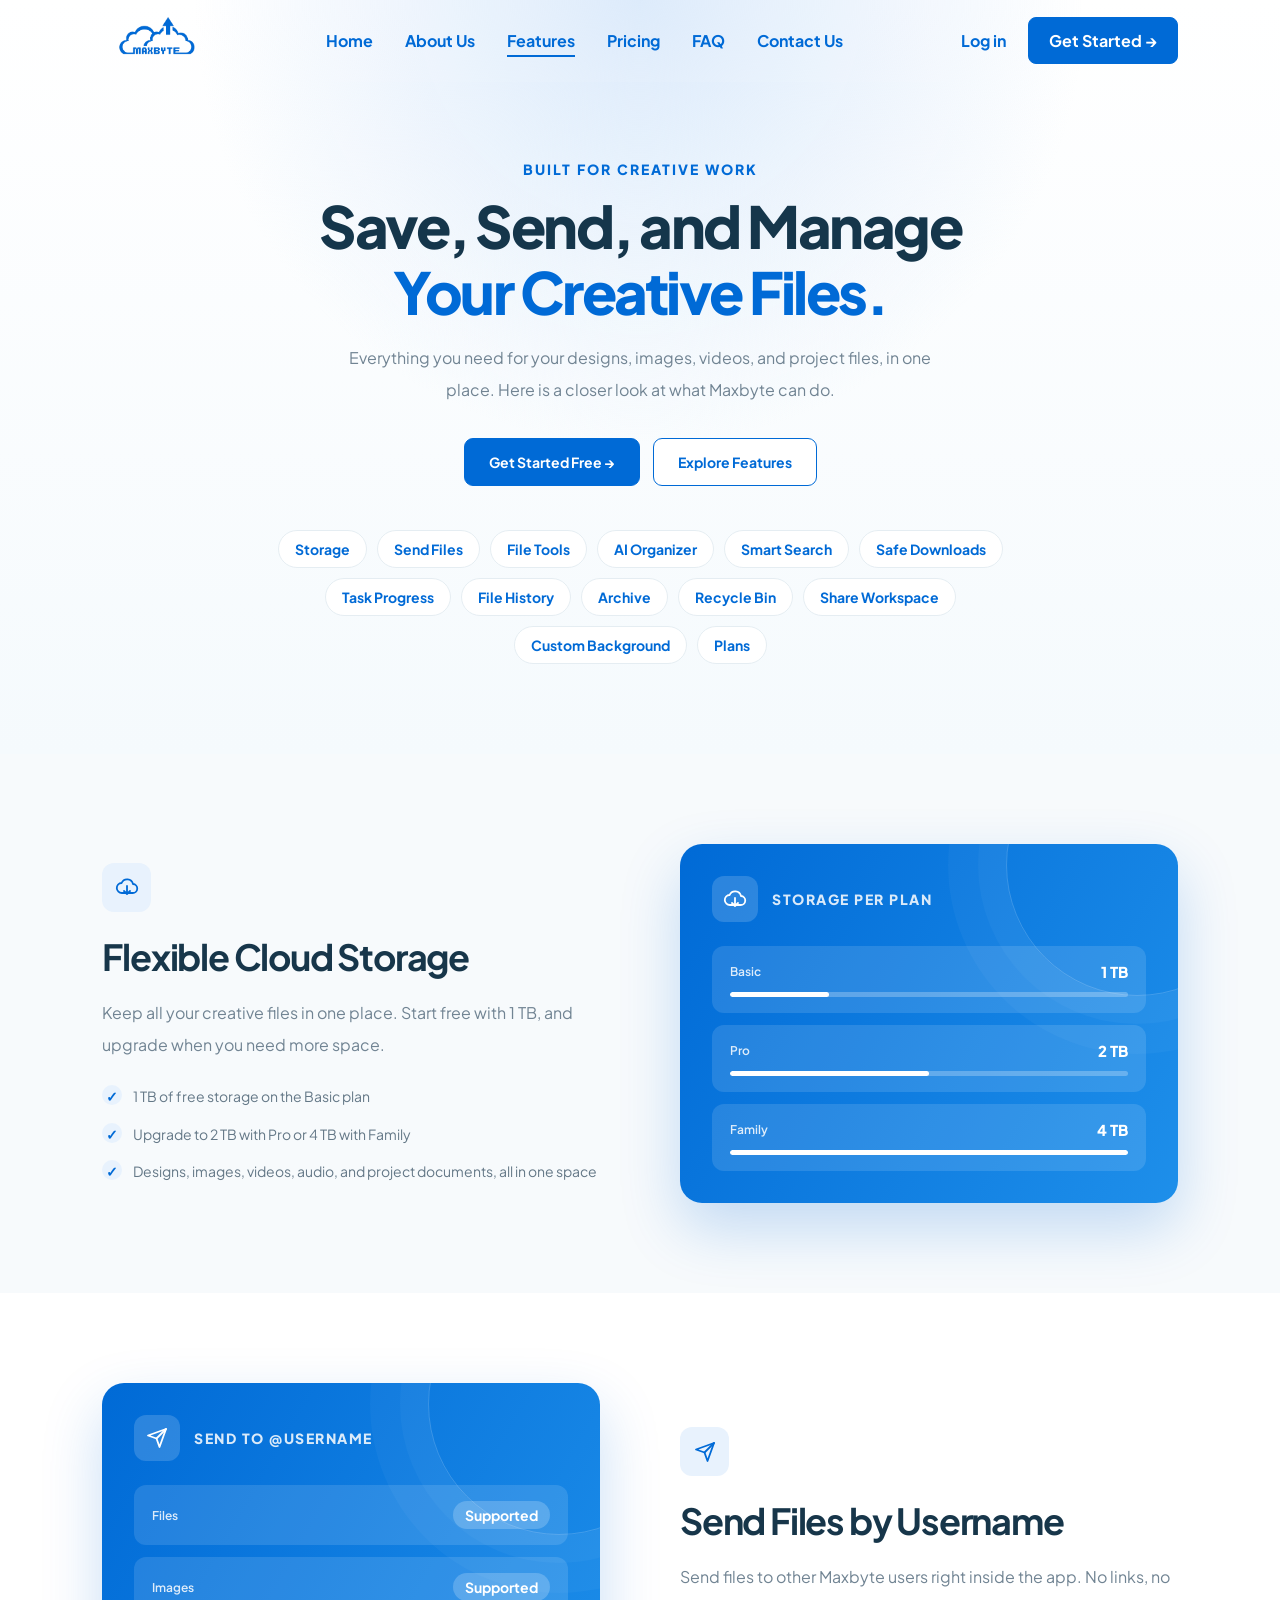
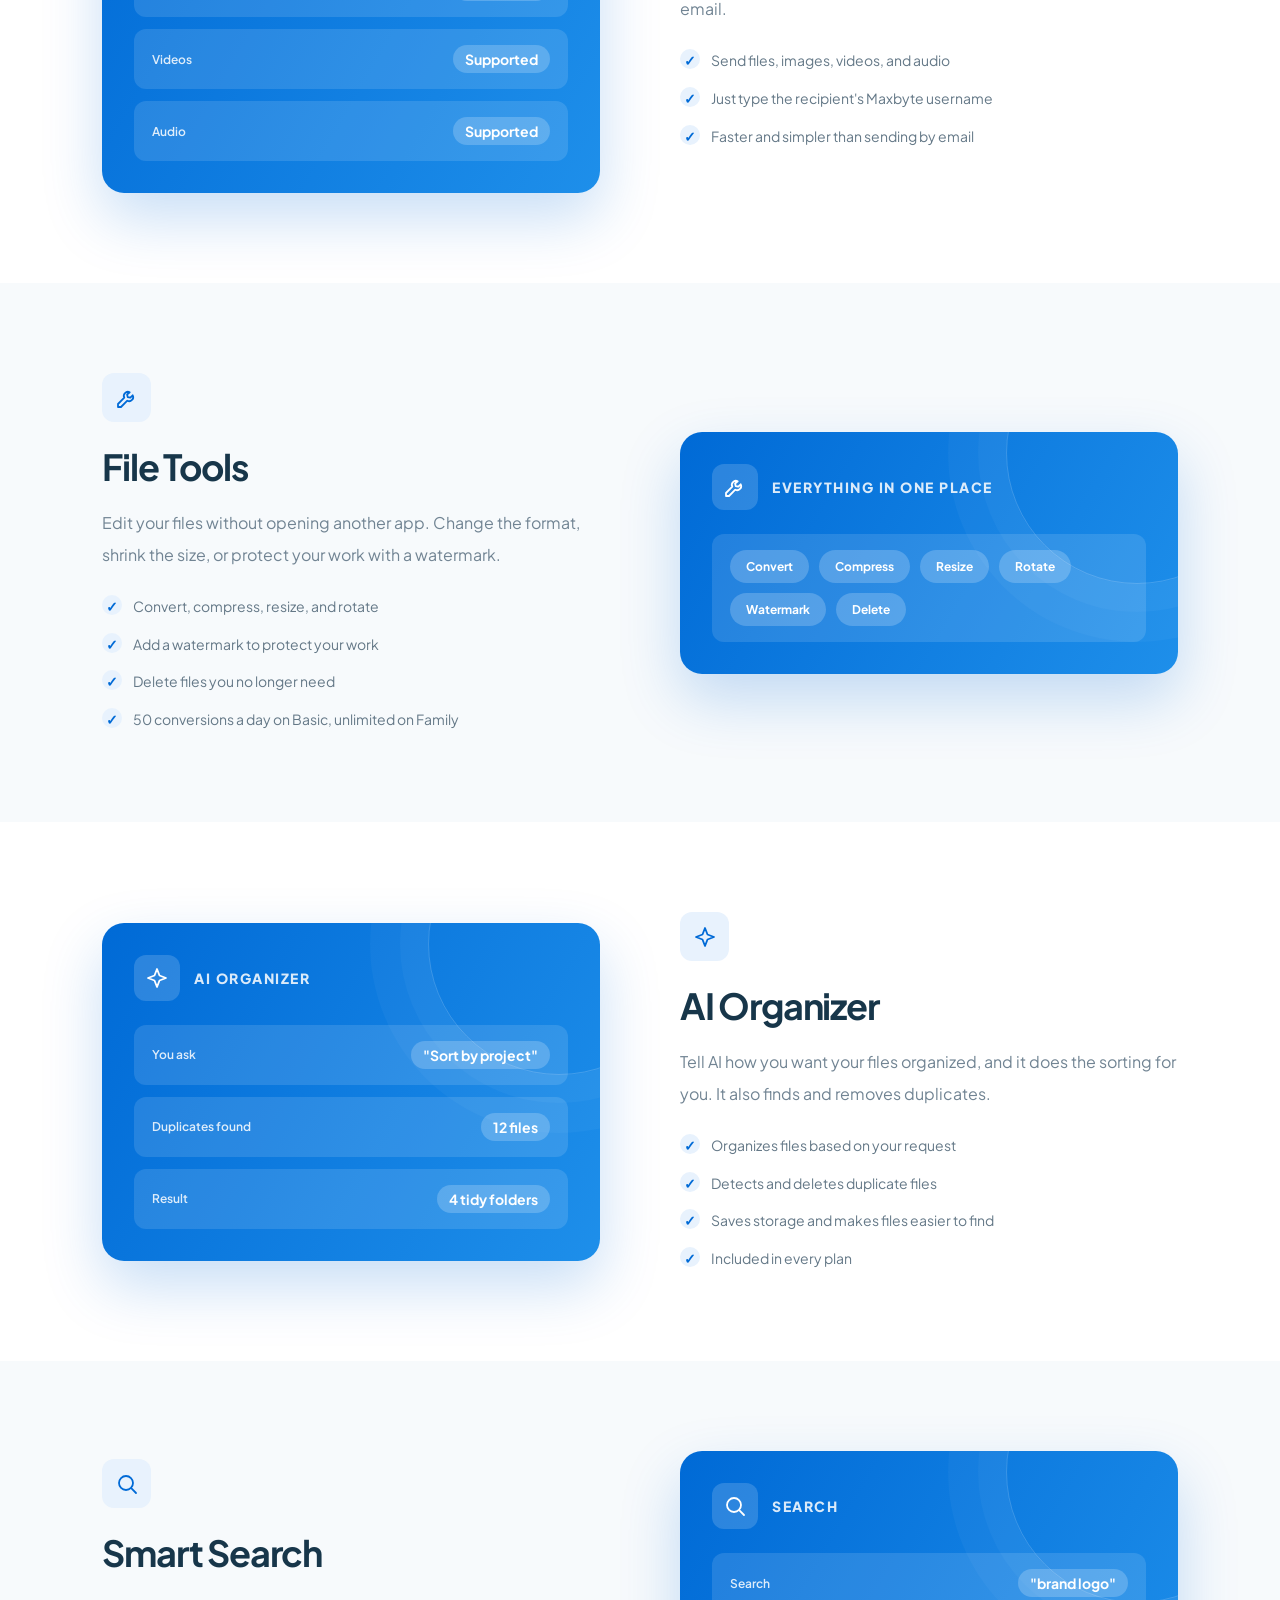
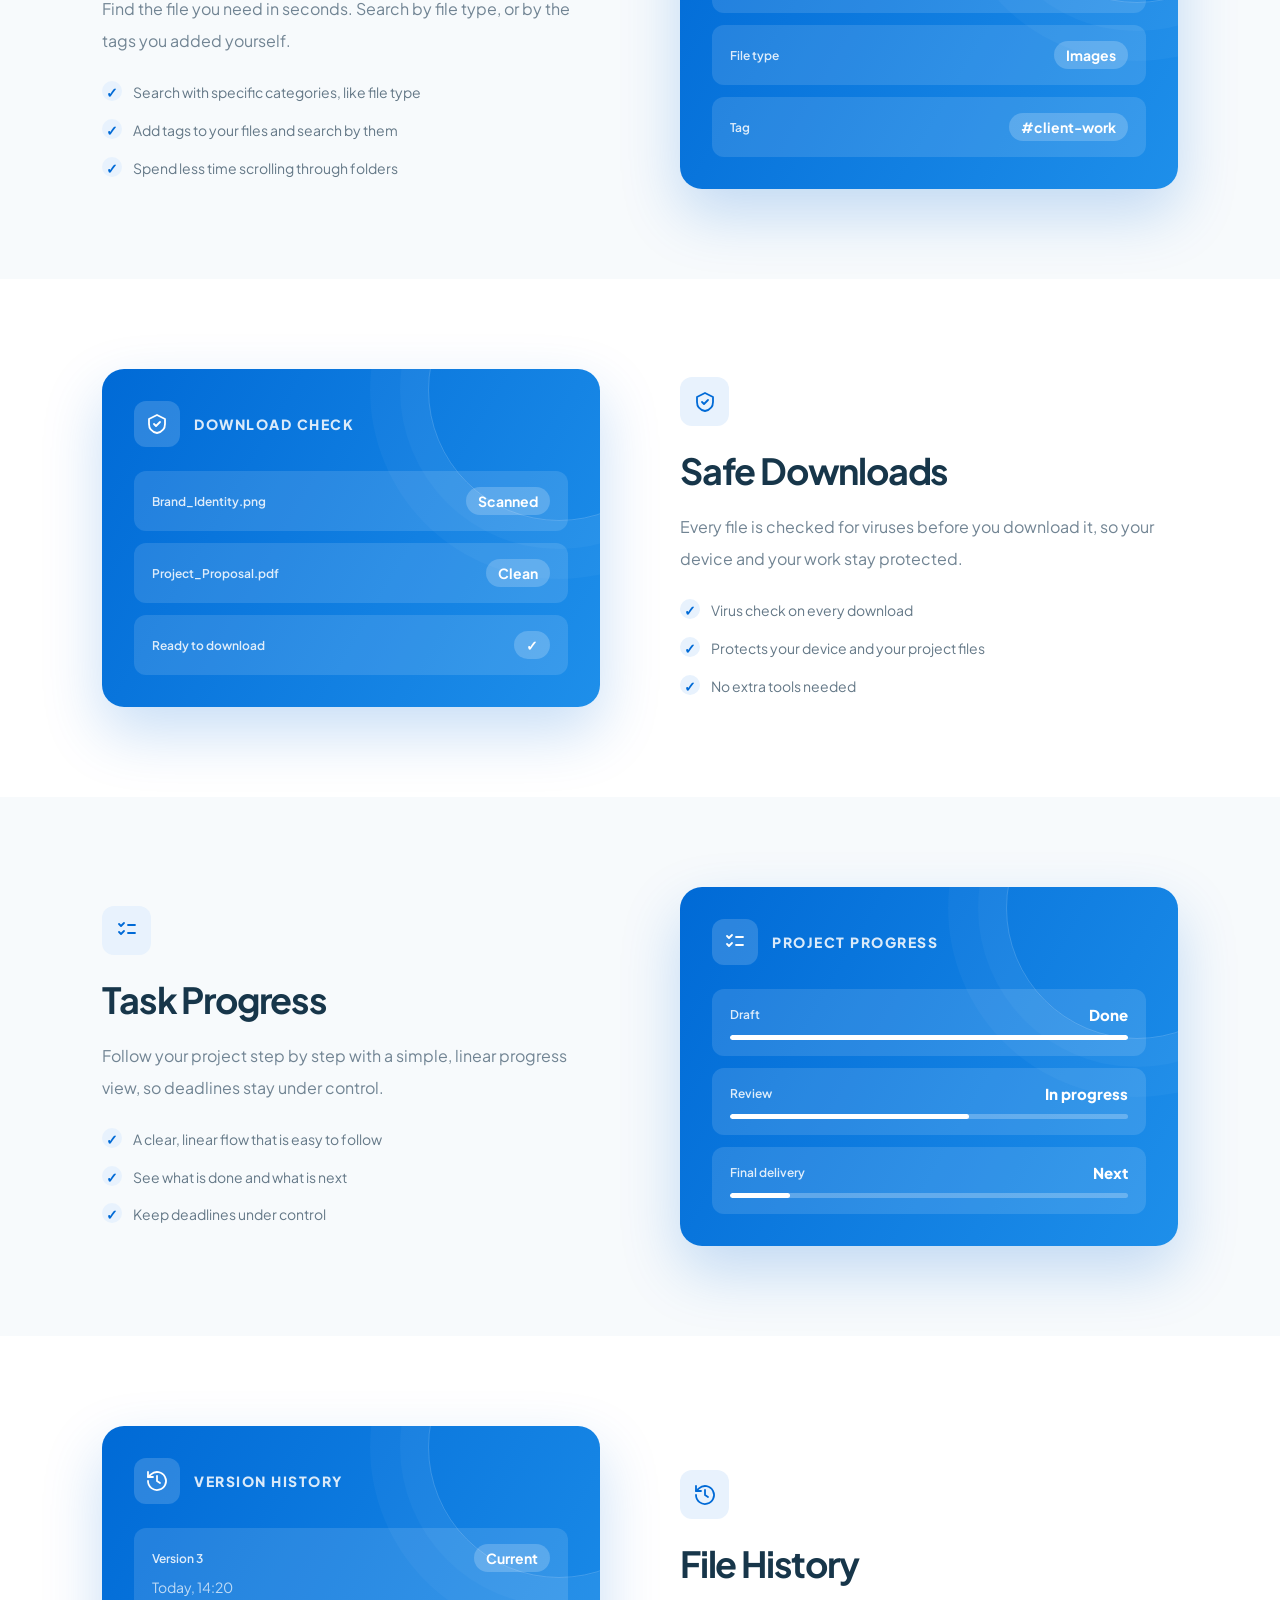
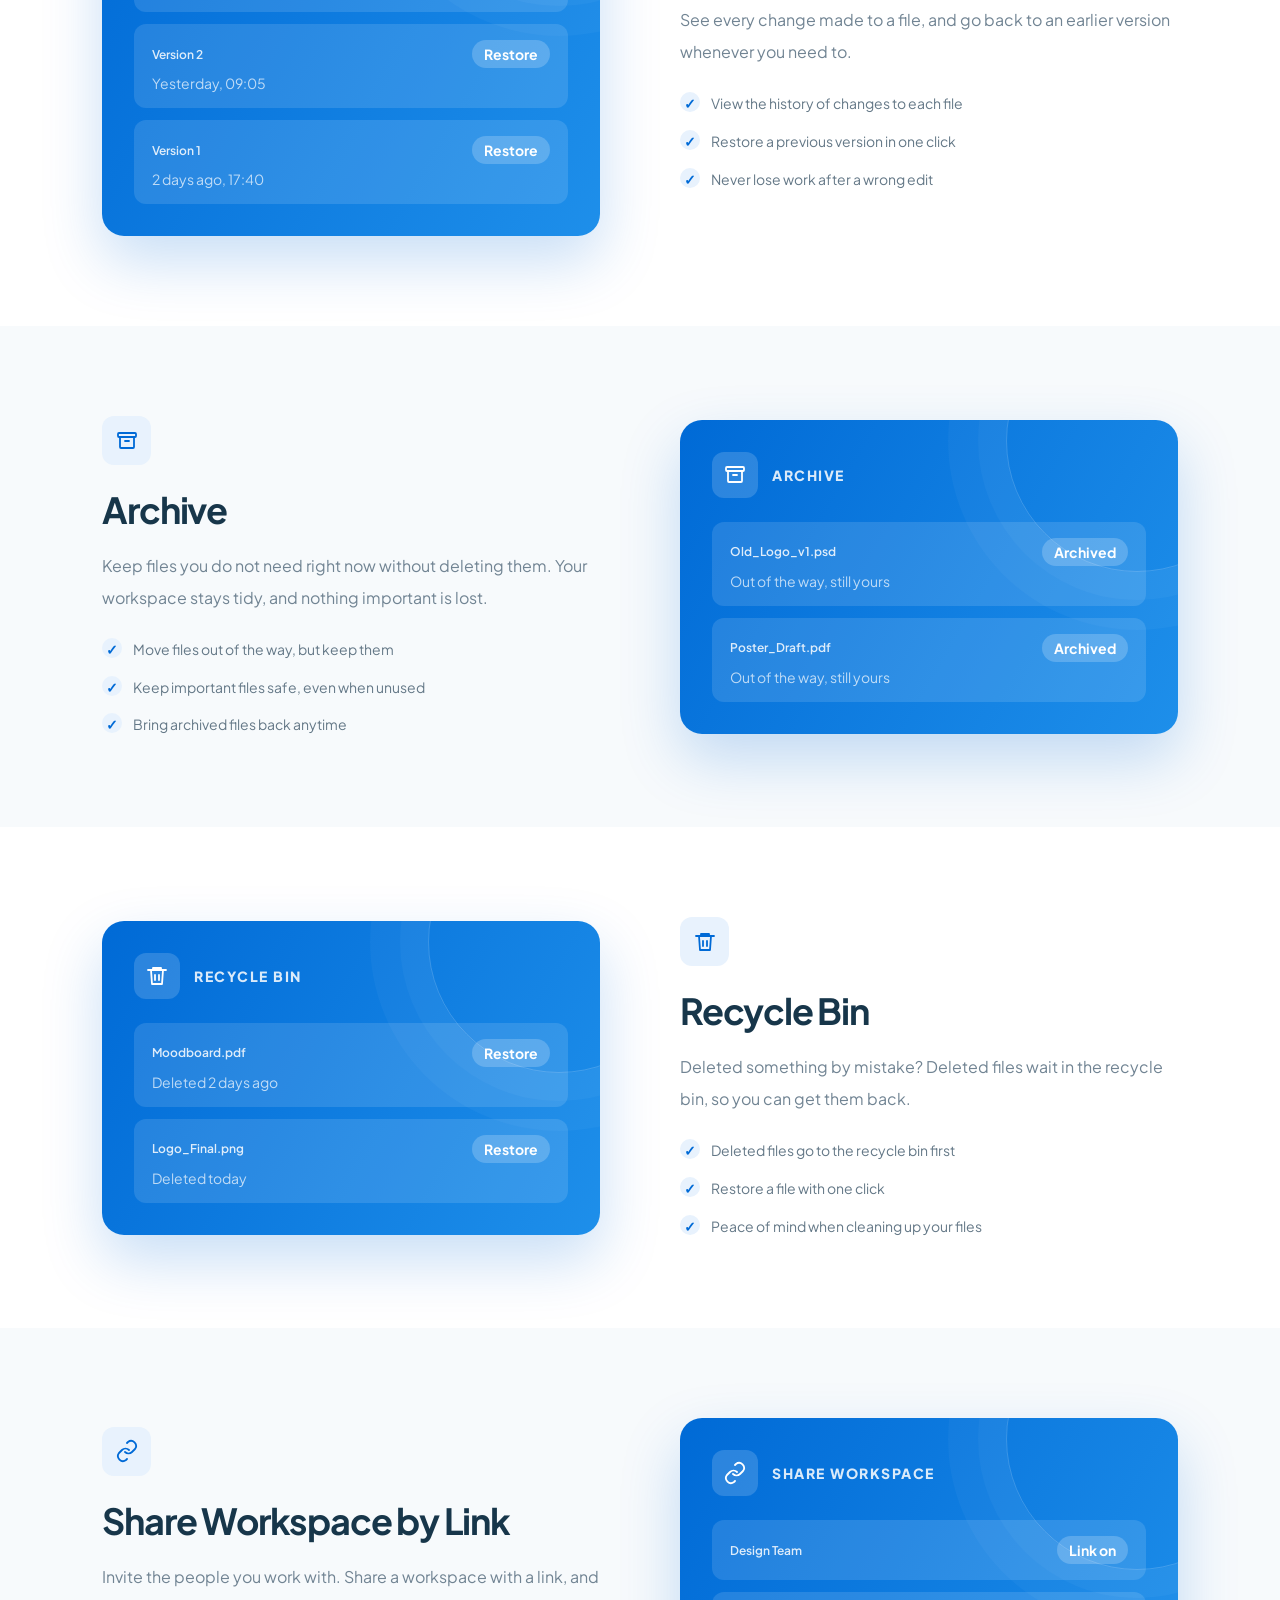
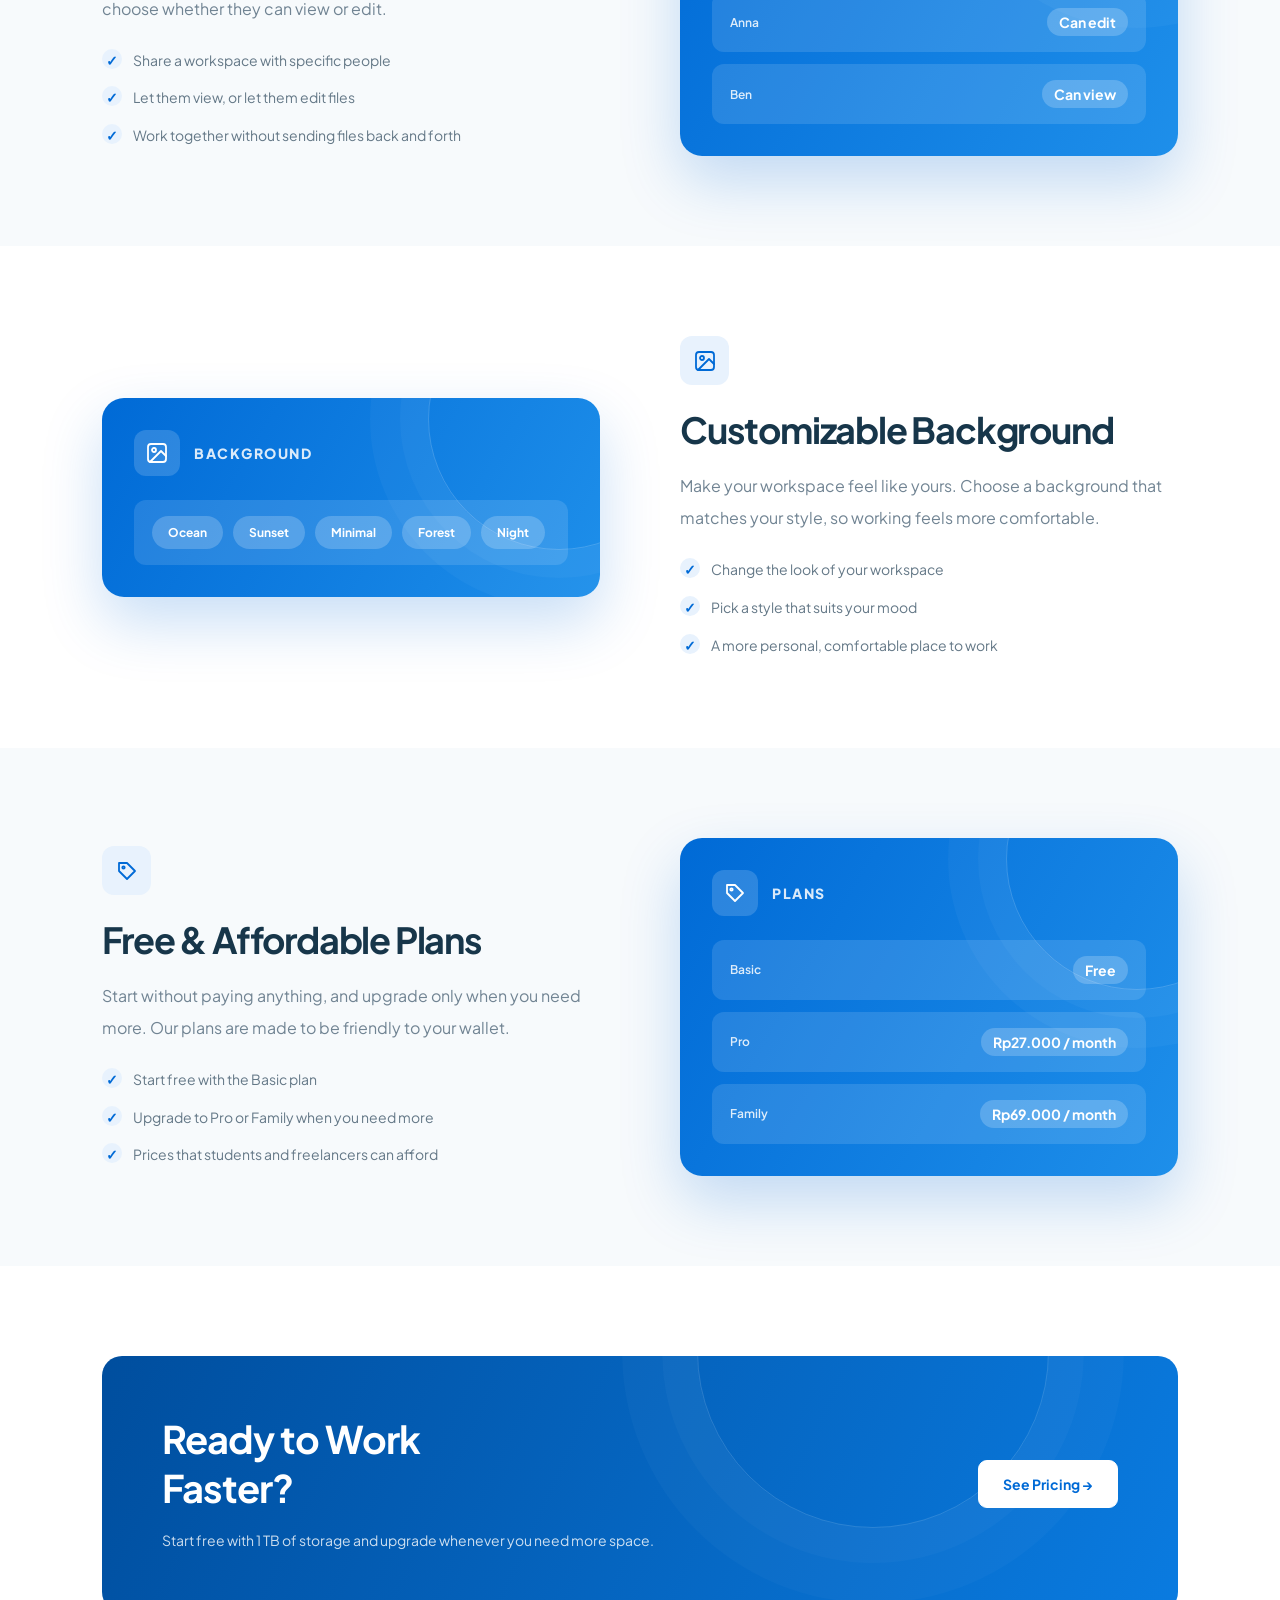
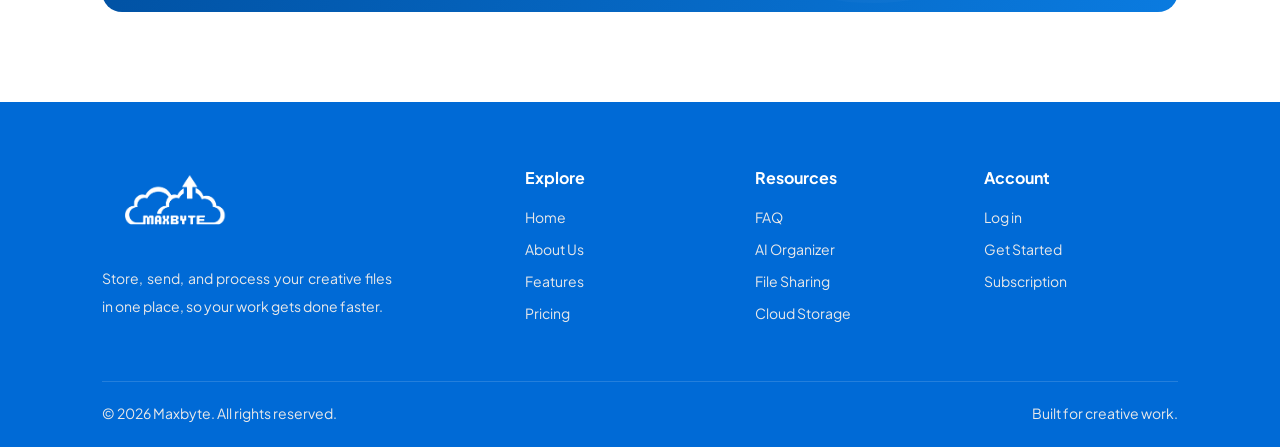
<file: detail_features.html>
<!DOCTYPE html>
<html lang="id">
<head>
    <meta charset="UTF-8">
    <meta name="viewport" content="width=device-width, initial-scale=1.0">

    <title>Features | Maxbyte</title>

    <!-- Google Fonts -->
    <link rel="preconnect" href="https://fonts.googleapis.com">
    <link rel="preconnect" href="https://fonts.gstatic.com" crossorigin>

    <link href="https://fonts.googleapis.com/css2?family=Plus+Jakarta+Sans:wght@400;500;600;700;800&display=swap"
          rel="stylesheet">

    <!-- CSS: homepage.css dulu, lalu detail_features.css -->
    <link rel="stylesheet" href="homepage.css">
    <link rel="stylesheet" href="detail_features.css">
</head>

<body>

<!-- =========================
     NAVBAR
========================= -->

<header class="navbar" id="navbar">

    <a href="index.html#home" class="logo">
        <img src="final_logo.png" class="logo-blue" alt="Maxbyte">
        <img src="final_logo_2.png" class="logo-white" alt="Maxbyte">
    </a>

    <nav class="nav-links">
        <a href="index.html#home">Home</a>
        <a href="detail_about.html">About Us</a>
        <a href="detail_features.html" class="active" aria-current="page">Features</a>
        <a href="detail_pricing.html">Pricing</a>
        <a href="index.html#faq">FAQ</a>
        <a href="contact.html">Contact Us</a>
    </nav>

    <div class="nav-actions">
        <a href="login.html" class="login">Log in</a>
        <a href="getstarted.html" class="nav-cta">Get Started →</a>
    </div>

    <button class="menu-toggle" id="menuToggle"
            aria-label="Open navigation"
            aria-expanded="false">

        <svg viewBox="0 0 24 24" fill="none"
             stroke="currentColor" stroke-width="2"
             stroke-linecap="round">
            <path d="M4 7h16M4 12h16M4 17h16"/>
        </svg>

    </button>

    <nav class="mobile-nav" id="mobileNav">
        <a href="index.html#home">Home</a>
        <a href="detail_about.html">About Us</a>
        <a href="detail_features.html" class="active" aria-current="page">Features</a>
        <a href="index.html#pricing">Pricing</a>
        <a href="index.html#faq">FAQ</a>
        <a href="login.html">Log In</a>
        <a href="index.html#pricing" class="mobile-cta">Get Started →</a>
    </nav>

</header>


<!-- =========================
     HERO
========================= -->

<section class="features-hero" id="features-hero">

    <div class="features-hero-inner">

        <p class="section-label">Built for Creative Work</p>

        <h1>
            Save, Send, and Manage<br>
            <span>Your Creative Files.</span>
        </h1>

        <p class="section-description">
            Everything you need for your designs, images, videos, and
            project files, in one place. Here is a closer look at
            what Maxbyte can do.
        </p>

        <div class="features-hero-buttons">
            <a href="getstarted.html" class="btn">Get Started Free →</a>
            <a href="#storage" class="btn btn-outline">Explore Features</a>
        </div>

        <div class="feature-chips">
            <a href="#storage" class="feature-chip">Storage</a>
            <a href="#send" class="feature-chip">Send Files</a>
            <a href="#tools" class="feature-chip">File Tools</a>
            <a href="#ai" class="feature-chip">AI Organizer</a>
            <a href="#search" class="feature-chip">Smart Search</a>
            <a href="#safe" class="feature-chip">Safe Downloads</a>
            <a href="#tasks" class="feature-chip">Task Progress</a>
            <a href="#history" class="feature-chip">File History</a>
            <a href="#archive" class="feature-chip">Archive</a>
            <a href="#recycle" class="feature-chip">Recycle Bin</a>
            <a href="#share" class="feature-chip">Share Workspace</a>
            <a href="#background" class="feature-chip">Custom Background</a>
            <a href="#plans" class="feature-chip">Plans</a>
        </div>

    </div>

</section>


<!-- ===== FLEXIBLE CLOUD STORAGE ===== -->

<section class="feature-detail" id="storage">

    <div class="feature-detail-inner">

        <div class="feature-detail-text">

            <div class="feature-icon">
                <svg viewBox="0 0 24 24" fill="none"
                     stroke="currentColor" stroke-width="1.8"
                     stroke-linecap="round" stroke-linejoin="round">
                    <path d="M7 18a5 5 0 0 1-.4-10A6 6 0 0 1 18 9a4.5 4.5 0 0 1-.5 9H7z"/><path d="M12 11v8m-3-3 3 3 3-3"/>
                </svg>
            </div>

            <h2 class="section-title">Flexible Cloud Storage</h2>

            <p class="feature-detail-description">
                Keep all your creative files in one place. Start free with 1 TB, and upgrade when you need more space.
            </p>

            <ul class="detail-list">
                    <li><span class="check">✓</span> 1 TB of free storage on the Basic plan</li>
                    <li><span class="check">✓</span> Upgrade to 2 TB with Pro or 4 TB with Family</li>
                    <li><span class="check">✓</span> Designs, images, videos, audio, and project documents, all in one space</li>
            </ul>

        </div>

        <div class="feature-panel">

            <div class="panel-head">
                <div class="panel-icon">
                    <svg viewBox="0 0 24 24" fill="none" stroke-width="1.8"
                         stroke-linecap="round" stroke-linejoin="round">
                        <path d="M7 18a5 5 0 0 1-.4-10A6 6 0 0 1 18 9a4.5 4.5 0 0 1-.5 9H7z"/><path d="M12 11v8m-3-3 3 3 3-3"/>
                    </svg>
                </div>
                <span class="panel-title">Storage per plan</span>
            </div>

            <div class="panel-rows">
                    <div class="panel-row">
                        <div class="panel-row-top">
                            <span class="panel-plan">Basic</span>
                            <span class="panel-value">1 TB</span>
                        </div>
                        <div class="panel-bar"><span style="width:25%"></span></div>
                    </div>
<div class="panel-row">
                        <div class="panel-row-top">
                            <span class="panel-plan">Pro</span>
                            <span class="panel-value">2 TB</span>
                        </div>
                        <div class="panel-bar"><span style="width:50%"></span></div>
                    </div>
<div class="panel-row">
                        <div class="panel-row-top">
                            <span class="panel-plan">Family</span>
                            <span class="panel-value">4 TB</span>
                        </div>
                        <div class="panel-bar"><span style="width:100%"></span></div>
                    </div>
            </div>

        </div>

    </div>

</section>


<!-- ===== SEND FILES BY USERNAME ===== -->

<section class="feature-detail reverse" id="send">

    <div class="feature-detail-inner">

        <div class="feature-detail-text">

            <div class="feature-icon">
                <svg viewBox="0 0 24 24" fill="none"
                     stroke="currentColor" stroke-width="1.8"
                     stroke-linecap="round" stroke-linejoin="round">
                    <path d="m21 3-9.5 9.5"/><path d="M21 3 14.5 21l-3-8.5L3 9.5z"/>
                </svg>
            </div>

            <h2 class="section-title">Send Files by Username</h2>

            <p class="feature-detail-description">
                Send files to other Maxbyte users right inside the app. No links, no email.
            </p>

            <ul class="detail-list">
                    <li><span class="check">✓</span> Send files, images, videos, and audio</li>
                    <li><span class="check">✓</span> Just type the recipient's Maxbyte username</li>
                    <li><span class="check">✓</span> Faster and simpler than sending by email</li>
            </ul>

        </div>

        <div class="feature-panel">

            <div class="panel-head">
                <div class="panel-icon">
                    <svg viewBox="0 0 24 24" fill="none" stroke-width="1.8"
                         stroke-linecap="round" stroke-linejoin="round">
                        <path d="m21 3-9.5 9.5"/><path d="M21 3 14.5 21l-3-8.5L3 9.5z"/>
                    </svg>
                </div>
                <span class="panel-title">Send to @username</span>
            </div>

            <div class="panel-rows">
                    <div class="panel-row">
                        <div class="panel-row-top">
                            <span class="panel-plan">Files</span>
                            <span class="panel-pill">Supported</span>
                        </div>
                    </div>
<div class="panel-row">
                        <div class="panel-row-top">
                            <span class="panel-plan">Images</span>
                            <span class="panel-pill">Supported</span>
                        </div>
                    </div>
<div class="panel-row">
                        <div class="panel-row-top">
                            <span class="panel-plan">Videos</span>
                            <span class="panel-pill">Supported</span>
                        </div>
                    </div>
<div class="panel-row">
                        <div class="panel-row-top">
                            <span class="panel-plan">Audio</span>
                            <span class="panel-pill">Supported</span>
                        </div>
                    </div>
            </div>

        </div>

    </div>

</section>


<!-- ===== FILE TOOLS ===== -->

<section class="feature-detail" id="tools">

    <div class="feature-detail-inner">

        <div class="feature-detail-text">

            <div class="feature-icon">
                <svg viewBox="0 0 24 24" fill="none"
                     stroke="currentColor" stroke-width="1.8"
                     stroke-linecap="round" stroke-linejoin="round">
                    <path d="M14.7 6.3a4 4 0 0 0-5.4 5.4L3 18v3h3l6.3-6.3a4 4 0 0 0 5.4-5.4l-2.4 2.4-2.6-.6-.6-2.6z"/>
                </svg>
            </div>

            <h2 class="section-title">File Tools</h2>

            <p class="feature-detail-description">
                Edit your files without opening another app. Change the format, shrink the size, or protect your work with a watermark.
            </p>

            <ul class="detail-list">
                    <li><span class="check">✓</span> Convert, compress, resize, and rotate</li>
                    <li><span class="check">✓</span> Add a watermark to protect your work</li>
                    <li><span class="check">✓</span> Delete files you no longer need</li>
                    <li><span class="check">✓</span> 50 conversions a day on Basic, unlimited on Family</li>
            </ul>

        </div>

        <div class="feature-panel">

            <div class="panel-head">
                <div class="panel-icon">
                    <svg viewBox="0 0 24 24" fill="none" stroke-width="1.8"
                         stroke-linecap="round" stroke-linejoin="round">
                        <path d="M14.7 6.3a4 4 0 0 0-5.4 5.4L3 18v3h3l6.3-6.3a4 4 0 0 0 5.4-5.4l-2.4 2.4-2.6-.6-.6-2.6z"/>
                    </svg>
                </div>
                <span class="panel-title">Everything in one place</span>
            </div>

            <div class="panel-rows">
                    <div class="panel-row"><div class="panel-tags"><span>Convert</span><span>Compress</span><span>Resize</span><span>Rotate</span><span>Watermark</span><span>Delete</span></div></div>
            </div>

        </div>

    </div>

</section>


<!-- ===== AI ORGANIZER ===== -->

<section class="feature-detail reverse" id="ai">

    <div class="feature-detail-inner">

        <div class="feature-detail-text">

            <div class="feature-icon">
                <svg viewBox="0 0 24 24" fill="none"
                     stroke="currentColor" stroke-width="1.8"
                     stroke-linecap="round" stroke-linejoin="round">
                    <path d="M12 3 14.5 9.5 21 12l-6.5 2.5L12 21l-2.5-6.5L3 12l6.5-2.5z"/>
                </svg>
            </div>

            <h2 class="section-title">AI Organizer</h2>

            <p class="feature-detail-description">
                Tell AI how you want your files organized, and it does the sorting for you. It also finds and removes duplicates.
            </p>

            <ul class="detail-list">
                    <li><span class="check">✓</span> Organizes files based on your request</li>
                    <li><span class="check">✓</span> Detects and deletes duplicate files</li>
                    <li><span class="check">✓</span> Saves storage and makes files easier to find</li>
                    <li><span class="check">✓</span> Included in every plan</li>
            </ul>

        </div>

        <div class="feature-panel">

            <div class="panel-head">
                <div class="panel-icon">
                    <svg viewBox="0 0 24 24" fill="none" stroke-width="1.8"
                         stroke-linecap="round" stroke-linejoin="round">
                        <path d="M12 3 14.5 9.5 21 12l-6.5 2.5L12 21l-2.5-6.5L3 12l6.5-2.5z"/>
                    </svg>
                </div>
                <span class="panel-title">AI Organizer</span>
            </div>

            <div class="panel-rows">
                    <div class="panel-row">
                        <div class="panel-row-top">
                            <span class="panel-plan">You ask</span>
                            <span class="panel-pill">"Sort by project"</span>
                        </div>
                    </div>
<div class="panel-row">
                        <div class="panel-row-top">
                            <span class="panel-plan">Duplicates found</span>
                            <span class="panel-pill">12 files</span>
                        </div>
                    </div>
<div class="panel-row">
                        <div class="panel-row-top">
                            <span class="panel-plan">Result</span>
                            <span class="panel-pill">4 tidy folders</span>
                        </div>
                    </div>
            </div>

        </div>

    </div>

</section>


<!-- ===== SMART SEARCH ===== -->

<section class="feature-detail" id="search">

    <div class="feature-detail-inner">

        <div class="feature-detail-text">

            <div class="feature-icon">
                <svg viewBox="0 0 24 24" fill="none"
                     stroke="currentColor" stroke-width="1.8"
                     stroke-linecap="round" stroke-linejoin="round">
                    <circle cx="11" cy="11" r="7"/><path d="m21 21-4.3-4.3"/>
                </svg>
            </div>

            <h2 class="section-title">Smart Search</h2>

            <p class="feature-detail-description">
                Find the file you need in seconds. Search by file type, or by the tags you added yourself.
            </p>

            <ul class="detail-list">
                    <li><span class="check">✓</span> Search with specific categories, like file type</li>
                    <li><span class="check">✓</span> Add tags to your files and search by them</li>
                    <li><span class="check">✓</span> Spend less time scrolling through folders</li>
            </ul>

        </div>

        <div class="feature-panel">

            <div class="panel-head">
                <div class="panel-icon">
                    <svg viewBox="0 0 24 24" fill="none" stroke-width="1.8"
                         stroke-linecap="round" stroke-linejoin="round">
                        <circle cx="11" cy="11" r="7"/><path d="m21 21-4.3-4.3"/>
                    </svg>
                </div>
                <span class="panel-title">Search</span>
            </div>

            <div class="panel-rows">
                    <div class="panel-row">
                        <div class="panel-row-top">
                            <span class="panel-plan">Search</span>
                            <span class="panel-pill">"brand logo"</span>
                        </div>
                    </div>
<div class="panel-row">
                        <div class="panel-row-top">
                            <span class="panel-plan">File type</span>
                            <span class="panel-pill">Images</span>
                        </div>
                    </div>
<div class="panel-row">
                        <div class="panel-row-top">
                            <span class="panel-plan">Tag</span>
                            <span class="panel-pill">#client-work</span>
                        </div>
                    </div>
            </div>

        </div>

    </div>

</section>


<!-- ===== SAFE DOWNLOADS ===== -->

<section class="feature-detail reverse" id="safe">

    <div class="feature-detail-inner">

        <div class="feature-detail-text">

            <div class="feature-icon">
                <svg viewBox="0 0 24 24" fill="none"
                     stroke="currentColor" stroke-width="1.8"
                     stroke-linecap="round" stroke-linejoin="round">
                    <path d="M12 3 20 7v5c0 5-3.5 8-8 9-4.5-1-8-4-8-9V7z"/><path d="m9 12 2 2 4-4"/>
                </svg>
            </div>

            <h2 class="section-title">Safe Downloads</h2>

            <p class="feature-detail-description">
                Every file is checked for viruses before you download it, so your device and your work stay protected.
            </p>

            <ul class="detail-list">
                    <li><span class="check">✓</span> Virus check on every download</li>
                    <li><span class="check">✓</span> Protects your device and your project files</li>
                    <li><span class="check">✓</span> No extra tools needed</li>
            </ul>

        </div>

        <div class="feature-panel">

            <div class="panel-head">
                <div class="panel-icon">
                    <svg viewBox="0 0 24 24" fill="none" stroke-width="1.8"
                         stroke-linecap="round" stroke-linejoin="round">
                        <path d="M12 3 20 7v5c0 5-3.5 8-8 9-4.5-1-8-4-8-9V7z"/><path d="m9 12 2 2 4-4"/>
                    </svg>
                </div>
                <span class="panel-title">Download check</span>
            </div>

            <div class="panel-rows">
                    <div class="panel-row">
                        <div class="panel-row-top">
                            <span class="panel-plan">Brand_Identity.png</span>
                            <span class="panel-pill">Scanned</span>
                        </div>
                    </div>
<div class="panel-row">
                        <div class="panel-row-top">
                            <span class="panel-plan">Project_Proposal.pdf</span>
                            <span class="panel-pill">Clean</span>
                        </div>
                    </div>
<div class="panel-row">
                        <div class="panel-row-top">
                            <span class="panel-plan">Ready to download</span>
                            <span class="panel-pill">✓</span>
                        </div>
                    </div>
            </div>

        </div>

    </div>

</section>


<!-- ===== TASK PROGRESS ===== -->

<section class="feature-detail" id="tasks">

    <div class="feature-detail-inner">

        <div class="feature-detail-text">

            <div class="feature-icon">
                <svg viewBox="0 0 24 24" fill="none"
                     stroke="currentColor" stroke-width="1.8"
                     stroke-linecap="round" stroke-linejoin="round">
                    <path d="m4 6 2 2 3-3"/><path d="m4 14 2 2 3-3"/><path d="M13 7h7M13 15h7"/>
                </svg>
            </div>

            <h2 class="section-title">Task Progress</h2>

            <p class="feature-detail-description">
                Follow your project step by step with a simple, linear progress view, so deadlines stay under control.
            </p>

            <ul class="detail-list">
                    <li><span class="check">✓</span> A clear, linear flow that is easy to follow</li>
                    <li><span class="check">✓</span> See what is done and what is next</li>
                    <li><span class="check">✓</span> Keep deadlines under control</li>
            </ul>

        </div>

        <div class="feature-panel">

            <div class="panel-head">
                <div class="panel-icon">
                    <svg viewBox="0 0 24 24" fill="none" stroke-width="1.8"
                         stroke-linecap="round" stroke-linejoin="round">
                        <path d="m4 6 2 2 3-3"/><path d="m4 14 2 2 3-3"/><path d="M13 7h7M13 15h7"/>
                    </svg>
                </div>
                <span class="panel-title">Project progress</span>
            </div>

            <div class="panel-rows">
                    <div class="panel-row">
                        <div class="panel-row-top">
                            <span class="panel-plan">Draft</span>
                            <span class="panel-value">Done</span>
                        </div>
                        <div class="panel-bar"><span style="width:100%"></span></div>
                    </div>
<div class="panel-row">
                        <div class="panel-row-top">
                            <span class="panel-plan">Review</span>
                            <span class="panel-value">In progress</span>
                        </div>
                        <div class="panel-bar"><span style="width:60%"></span></div>
                    </div>
<div class="panel-row">
                        <div class="panel-row-top">
                            <span class="panel-plan">Final delivery</span>
                            <span class="panel-value">Next</span>
                        </div>
                        <div class="panel-bar"><span style="width:15%"></span></div>
                    </div>
            </div>

        </div>

    </div>

</section>


<!-- ===== FILE HISTORY ===== -->

<section class="feature-detail reverse" id="history">

    <div class="feature-detail-inner">

        <div class="feature-detail-text">

            <div class="feature-icon">
                <svg viewBox="0 0 24 24" fill="none"
                     stroke="currentColor" stroke-width="1.8"
                     stroke-linecap="round" stroke-linejoin="round">
                    <path d="M3 12a9 9 0 1 0 3-6.7L3 8"/><path d="M3 3v5h5"/><path d="M12 7v5l3 2"/>
                </svg>
            </div>

            <h2 class="section-title">File History</h2>

            <p class="feature-detail-description">
                See every change made to a file, and go back to an earlier version whenever you need to.
            </p>

            <ul class="detail-list">
                    <li><span class="check">✓</span> View the history of changes to each file</li>
                    <li><span class="check">✓</span> Restore a previous version in one click</li>
                    <li><span class="check">✓</span> Never lose work after a wrong edit</li>
            </ul>

        </div>

        <div class="feature-panel">

            <div class="panel-head">
                <div class="panel-icon">
                    <svg viewBox="0 0 24 24" fill="none" stroke-width="1.8"
                         stroke-linecap="round" stroke-linejoin="round">
                        <path d="M3 12a9 9 0 1 0 3-6.7L3 8"/><path d="M3 3v5h5"/><path d="M12 7v5l3 2"/>
                    </svg>
                </div>
                <span class="panel-title">Version history</span>
            </div>

            <div class="panel-rows">
                    <div class="panel-row">
                        <div class="panel-row-top">
                            <span class="panel-plan">Version 3</span>
                            <span class="panel-pill">Current</span>
                        </div>
                        <p class="panel-sub">Today, 14:20</p>
                    </div>
<div class="panel-row">
                        <div class="panel-row-top">
                            <span class="panel-plan">Version 2</span>
                            <span class="panel-pill">Restore</span>
                        </div>
                        <p class="panel-sub">Yesterday, 09:05</p>
                    </div>
<div class="panel-row">
                        <div class="panel-row-top">
                            <span class="panel-plan">Version 1</span>
                            <span class="panel-pill">Restore</span>
                        </div>
                        <p class="panel-sub">2 days ago, 17:40</p>
                    </div>
            </div>

        </div>

    </div>

</section>


<!-- ===== ARCHIVE ===== -->

<section class="feature-detail" id="archive">

    <div class="feature-detail-inner">

        <div class="feature-detail-text">

            <div class="feature-icon">
                <svg viewBox="0 0 24 24" fill="none"
                     stroke="currentColor" stroke-width="1.8"
                     stroke-linecap="round" stroke-linejoin="round">
                    <rect x="3" y="4" width="18" height="4" rx="1"/><path d="M5 8v10a1 1 0 0 0 1 1h12a1 1 0 0 0 1-1V8"/><path d="M10 12h4"/>
                </svg>
            </div>

            <h2 class="section-title">Archive</h2>

            <p class="feature-detail-description">
                Keep files you do not need right now without deleting them. Your workspace stays tidy, and nothing important is lost.
            </p>

            <ul class="detail-list">
                    <li><span class="check">✓</span> Move files out of the way, but keep them</li>
                    <li><span class="check">✓</span> Keep important files safe, even when unused</li>
                    <li><span class="check">✓</span> Bring archived files back anytime</li>
            </ul>

        </div>

        <div class="feature-panel">

            <div class="panel-head">
                <div class="panel-icon">
                    <svg viewBox="0 0 24 24" fill="none" stroke-width="1.8"
                         stroke-linecap="round" stroke-linejoin="round">
                        <rect x="3" y="4" width="18" height="4" rx="1"/><path d="M5 8v10a1 1 0 0 0 1 1h12a1 1 0 0 0 1-1V8"/><path d="M10 12h4"/>
                    </svg>
                </div>
                <span class="panel-title">Archive</span>
            </div>

            <div class="panel-rows">
                    <div class="panel-row">
                        <div class="panel-row-top">
                            <span class="panel-plan">Old_Logo_v1.psd</span>
                            <span class="panel-pill">Archived</span>
                        </div>
                        <p class="panel-sub">Out of the way, still yours</p>
                    </div>
<div class="panel-row">
                        <div class="panel-row-top">
                            <span class="panel-plan">Poster_Draft.pdf</span>
                            <span class="panel-pill">Archived</span>
                        </div>
                        <p class="panel-sub">Out of the way, still yours</p>
                    </div>
            </div>

        </div>

    </div>

</section>


<!-- ===== RECYCLE BIN ===== -->

<section class="feature-detail reverse" id="recycle">

    <div class="feature-detail-inner">

        <div class="feature-detail-text">

            <div class="feature-icon">
                <svg viewBox="0 0 24 24" fill="none"
                     stroke="currentColor" stroke-width="1.8"
                     stroke-linecap="round" stroke-linejoin="round">
                    <path d="M3 6h18"/><path d="M8 6V4h8v2"/><path d="m6 6 1 14h10l1-14"/><path d="M10 11v5M14 11v5"/>
                </svg>
            </div>

            <h2 class="section-title">Recycle Bin</h2>

            <p class="feature-detail-description">
                Deleted something by mistake? Deleted files wait in the recycle bin, so you can get them back.
            </p>

            <ul class="detail-list">
                    <li><span class="check">✓</span> Deleted files go to the recycle bin first</li>
                    <li><span class="check">✓</span> Restore a file with one click</li>
                    <li><span class="check">✓</span> Peace of mind when cleaning up your files</li>
            </ul>

        </div>

        <div class="feature-panel">

            <div class="panel-head">
                <div class="panel-icon">
                    <svg viewBox="0 0 24 24" fill="none" stroke-width="1.8"
                         stroke-linecap="round" stroke-linejoin="round">
                        <path d="M3 6h18"/><path d="M8 6V4h8v2"/><path d="m6 6 1 14h10l1-14"/><path d="M10 11v5M14 11v5"/>
                    </svg>
                </div>
                <span class="panel-title">Recycle bin</span>
            </div>

            <div class="panel-rows">
                    <div class="panel-row">
                        <div class="panel-row-top">
                            <span class="panel-plan">Moodboard.pdf</span>
                            <span class="panel-pill">Restore</span>
                        </div>
                        <p class="panel-sub">Deleted 2 days ago</p>
                    </div>
<div class="panel-row">
                        <div class="panel-row-top">
                            <span class="panel-plan">Logo_Final.png</span>
                            <span class="panel-pill">Restore</span>
                        </div>
                        <p class="panel-sub">Deleted today</p>
                    </div>
            </div>

        </div>

    </div>

</section>


<!-- ===== SHARE WORKSPACE BY LINK ===== -->

<section class="feature-detail" id="share">

    <div class="feature-detail-inner">

        <div class="feature-detail-text">

            <div class="feature-icon">
                <svg viewBox="0 0 24 24" fill="none"
                     stroke="currentColor" stroke-width="1.8"
                     stroke-linecap="round" stroke-linejoin="round">
                    <path d="M10 13a5 5 0 0 0 7 0l3-3a5 5 0 0 0-7-7l-1 1"/><path d="M14 11a5 5 0 0 0-7 0l-3 3a5 5 0 0 0 7 7l1-1"/>
                </svg>
            </div>

            <h2 class="section-title">Share Workspace by Link</h2>

            <p class="feature-detail-description">
                Invite the people you work with. Share a workspace with a link, and choose whether they can view or edit.
            </p>

            <ul class="detail-list">
                    <li><span class="check">✓</span> Share a workspace with specific people</li>
                    <li><span class="check">✓</span> Let them view, or let them edit files</li>
                    <li><span class="check">✓</span> Work together without sending files back and forth</li>
            </ul>

        </div>

        <div class="feature-panel">

            <div class="panel-head">
                <div class="panel-icon">
                    <svg viewBox="0 0 24 24" fill="none" stroke-width="1.8"
                         stroke-linecap="round" stroke-linejoin="round">
                        <path d="M10 13a5 5 0 0 0 7 0l3-3a5 5 0 0 0-7-7l-1 1"/><path d="M14 11a5 5 0 0 0-7 0l-3 3a5 5 0 0 0 7 7l1-1"/>
                    </svg>
                </div>
                <span class="panel-title">Share workspace</span>
            </div>

            <div class="panel-rows">
                    <div class="panel-row">
                        <div class="panel-row-top">
                            <span class="panel-plan">Design Team</span>
                            <span class="panel-pill">Link on</span>
                        </div>
                    </div>
<div class="panel-row">
                        <div class="panel-row-top">
                            <span class="panel-plan">Anna</span>
                            <span class="panel-pill">Can edit</span>
                        </div>
                    </div>
<div class="panel-row">
                        <div class="panel-row-top">
                            <span class="panel-plan">Ben</span>
                            <span class="panel-pill">Can view</span>
                        </div>
                    </div>
            </div>

        </div>

    </div>

</section>


<!-- ===== CUSTOMIZABLE BACKGROUND ===== -->

<section class="feature-detail reverse" id="background">

    <div class="feature-detail-inner">

        <div class="feature-detail-text">

            <div class="feature-icon">
                <svg viewBox="0 0 24 24" fill="none"
                     stroke="currentColor" stroke-width="1.8"
                     stroke-linecap="round" stroke-linejoin="round">
                    <rect x="3" y="3" width="18" height="18" rx="3"/><circle cx="9" cy="9" r="2"/><path d="m21 15-5-5L5 21"/>
                </svg>
            </div>

            <h2 class="section-title">Customizable Background</h2>

            <p class="feature-detail-description">
                Make your workspace feel like yours. Choose a background that matches your style, so working feels more comfortable.
            </p>

            <ul class="detail-list">
                    <li><span class="check">✓</span> Change the look of your workspace</li>
                    <li><span class="check">✓</span> Pick a style that suits your mood</li>
                    <li><span class="check">✓</span> A more personal, comfortable place to work</li>
            </ul>

        </div>

        <div class="feature-panel">

            <div class="panel-head">
                <div class="panel-icon">
                    <svg viewBox="0 0 24 24" fill="none" stroke-width="1.8"
                         stroke-linecap="round" stroke-linejoin="round">
                        <rect x="3" y="3" width="18" height="18" rx="3"/><circle cx="9" cy="9" r="2"/><path d="m21 15-5-5L5 21"/>
                    </svg>
                </div>
                <span class="panel-title">Background</span>
            </div>

            <div class="panel-rows">
                    <div class="panel-row"><div class="panel-tags"><span>Ocean</span><span>Sunset</span><span>Minimal</span><span>Forest</span><span>Night</span></div></div>
            </div>

        </div>

    </div>

</section>


<!-- ===== FREE & AFFORDABLE PLANS ===== -->

<section class="feature-detail" id="plans">

    <div class="feature-detail-inner">

        <div class="feature-detail-text">

            <div class="feature-icon">
                <svg viewBox="0 0 24 24" fill="none"
                     stroke="currentColor" stroke-width="1.8"
                     stroke-linecap="round" stroke-linejoin="round">
                    <path d="M20 12 12 20 4 12V4h8z"/><circle cx="8.5" cy="8.5" r="1.2"/>
                </svg>
            </div>

            <h2 class="section-title">Free & Affordable Plans</h2>

            <p class="feature-detail-description">
                Start without paying anything, and upgrade only when you need more. Our plans are made to be friendly to your wallet.
            </p>

            <ul class="detail-list">
                    <li><span class="check">✓</span> Start free with the Basic plan</li>
                    <li><span class="check">✓</span> Upgrade to Pro or Family when you need more</li>
                    <li><span class="check">✓</span> Prices that students and freelancers can afford</li>
            </ul>

        </div>

        <div class="feature-panel">

            <div class="panel-head">
                <div class="panel-icon">
                    <svg viewBox="0 0 24 24" fill="none" stroke-width="1.8"
                         stroke-linecap="round" stroke-linejoin="round">
                        <path d="M20 12 12 20 4 12V4h8z"/><circle cx="8.5" cy="8.5" r="1.2"/>
                    </svg>
                </div>
                <span class="panel-title">Plans</span>
            </div>

            <div class="panel-rows">
                    <div class="panel-row">
                        <div class="panel-row-top">
                            <span class="panel-plan">Basic</span>
                            <span class="panel-pill">Free</span>
                        </div>
                    </div>
<div class="panel-row">
                        <div class="panel-row-top">
                            <span class="panel-plan">Pro</span>
                            <span class="panel-pill">Rp27.000 / month</span>
                        </div>
                    </div>
<div class="panel-row">
                        <div class="panel-row-top">
                            <span class="panel-plan">Family</span>
                            <span class="panel-pill">Rp69.000 / month</span>
                        </div>
                    </div>
            </div>

        </div>

    </div>

</section>


<!-- =========================
     CALL TO ACTION
========================= -->

<section class="ai-section">

    <div class="ai-banner">

        <div class="ai-banner-content">

            <h2>
                Ready to Work<br>
                Faster?
            </h2>

            <p>
                Start free with 1 TB of storage and upgrade
                whenever you need more space.
            </p>

        </div>

        <a href="index.html#pricing" class="btn">
            See Pricing →
        </a>

    </div>

</section>


<!-- =========================
     FOOTER
========================= -->

<footer class="footer">

    <div class="footer-main">

        <div>

            <a href="index.html#home" class="logo">
                <img src="final_logo_2.png" class="footer-logo" alt="Maxbyte">
            </a>

            <p class="footer-description">
                Store, send, and process your creative files
                in one place, so your work gets done faster.
            </p>

        </div>

        <div class="footer-column">

            <h4>Explore</h4>

            <a href="index.html#home">Home</a>
            <a href="detail_about.html">About Us</a>
            <a href="detail_features.html">Features</a>
            <a href="index.html#pricing">Pricing</a>

        </div>

        <div class="footer-column">

            <h4>Resources</h4>

            <a href="index.html#faq">FAQ</a>
            <a href="#ai">AI Organizer</a>
            <a href="#send">File Sharing</a>
            <a href="#storage">Cloud Storage</a>

        </div>

        <div class="footer-column">

            <h4>Account</h4>

            <a href="#login">Log in</a>
            <a href="#signup">Get Started</a>
            <a href="index.html#pricing">Subscription</a>

        </div>

    </div>

    <div class="footer-bottom">

        <p>© 2026 Maxbyte. All rights reserved.</p>

        <p>Built for creative work.</p>

    </div>

</footer>


<!-- JavaScript -->
<script src="detail_features.js"></script>

</body>
</html>
</file>
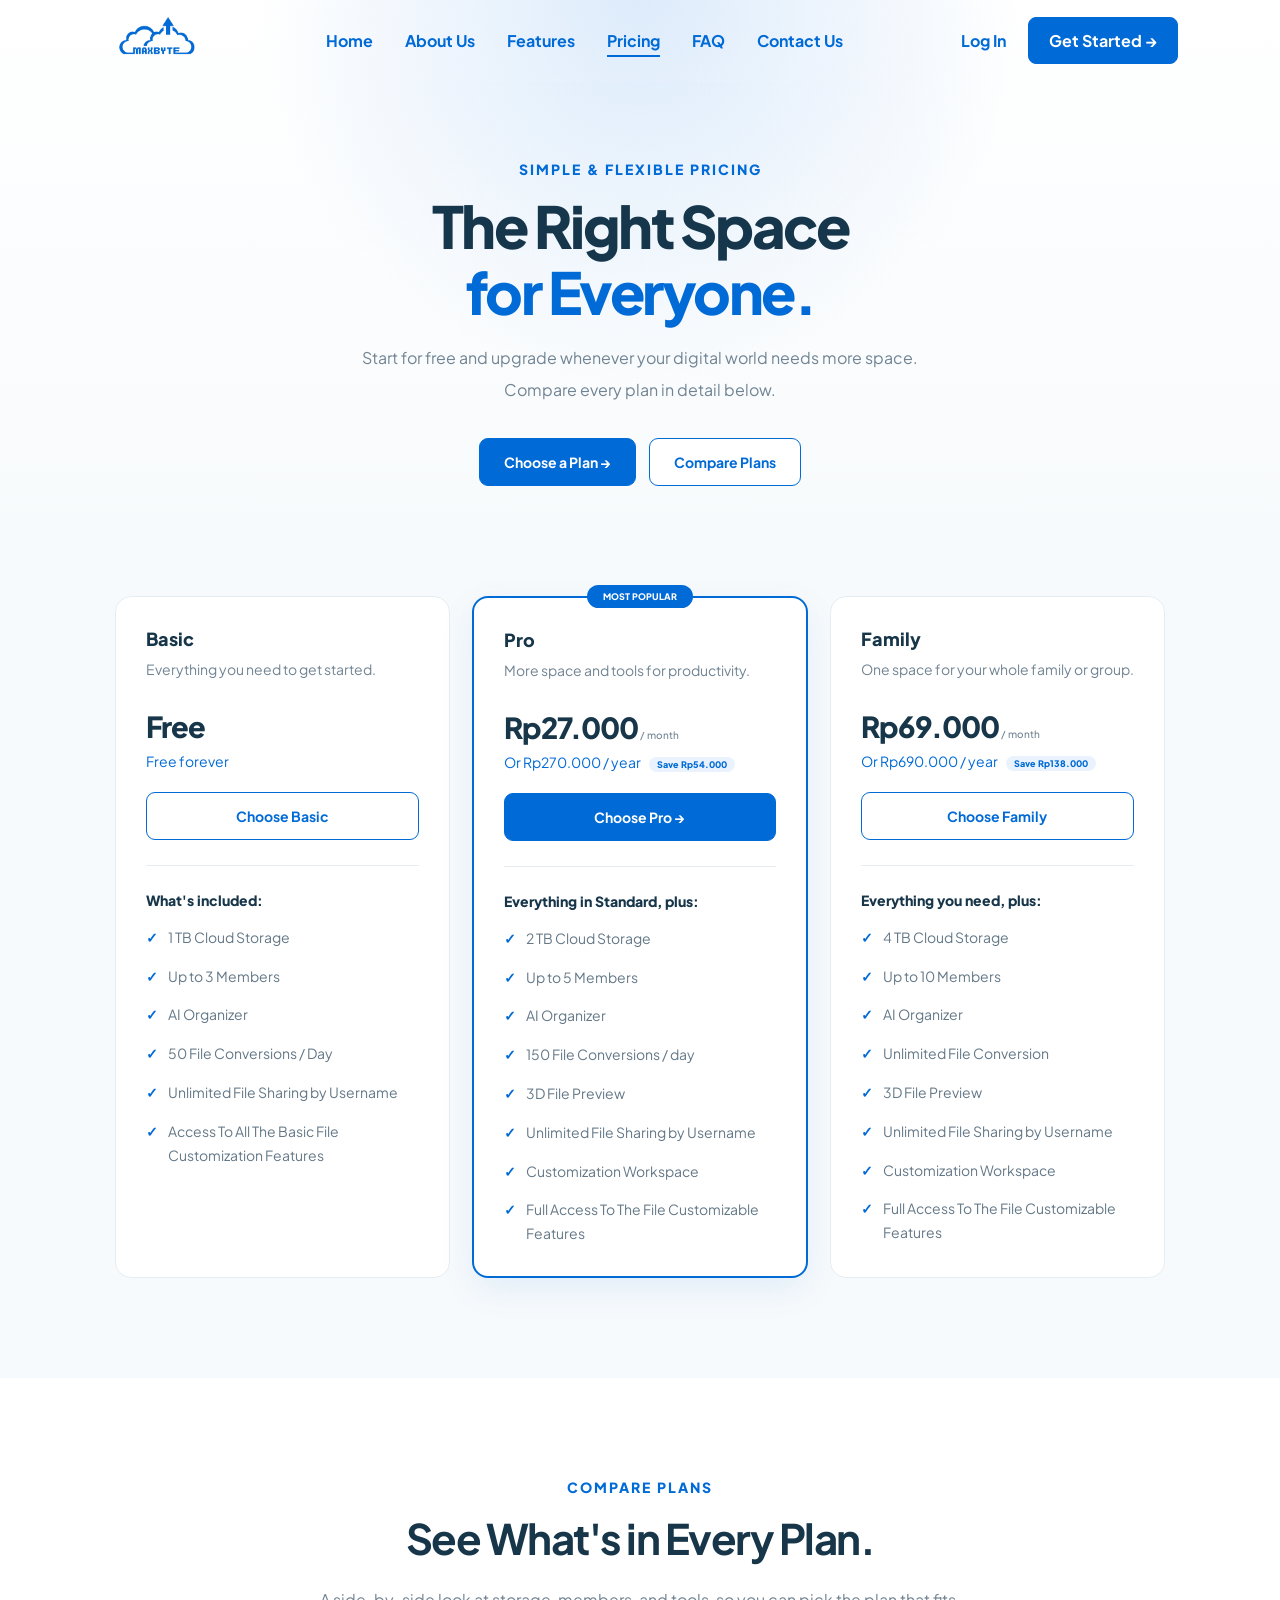
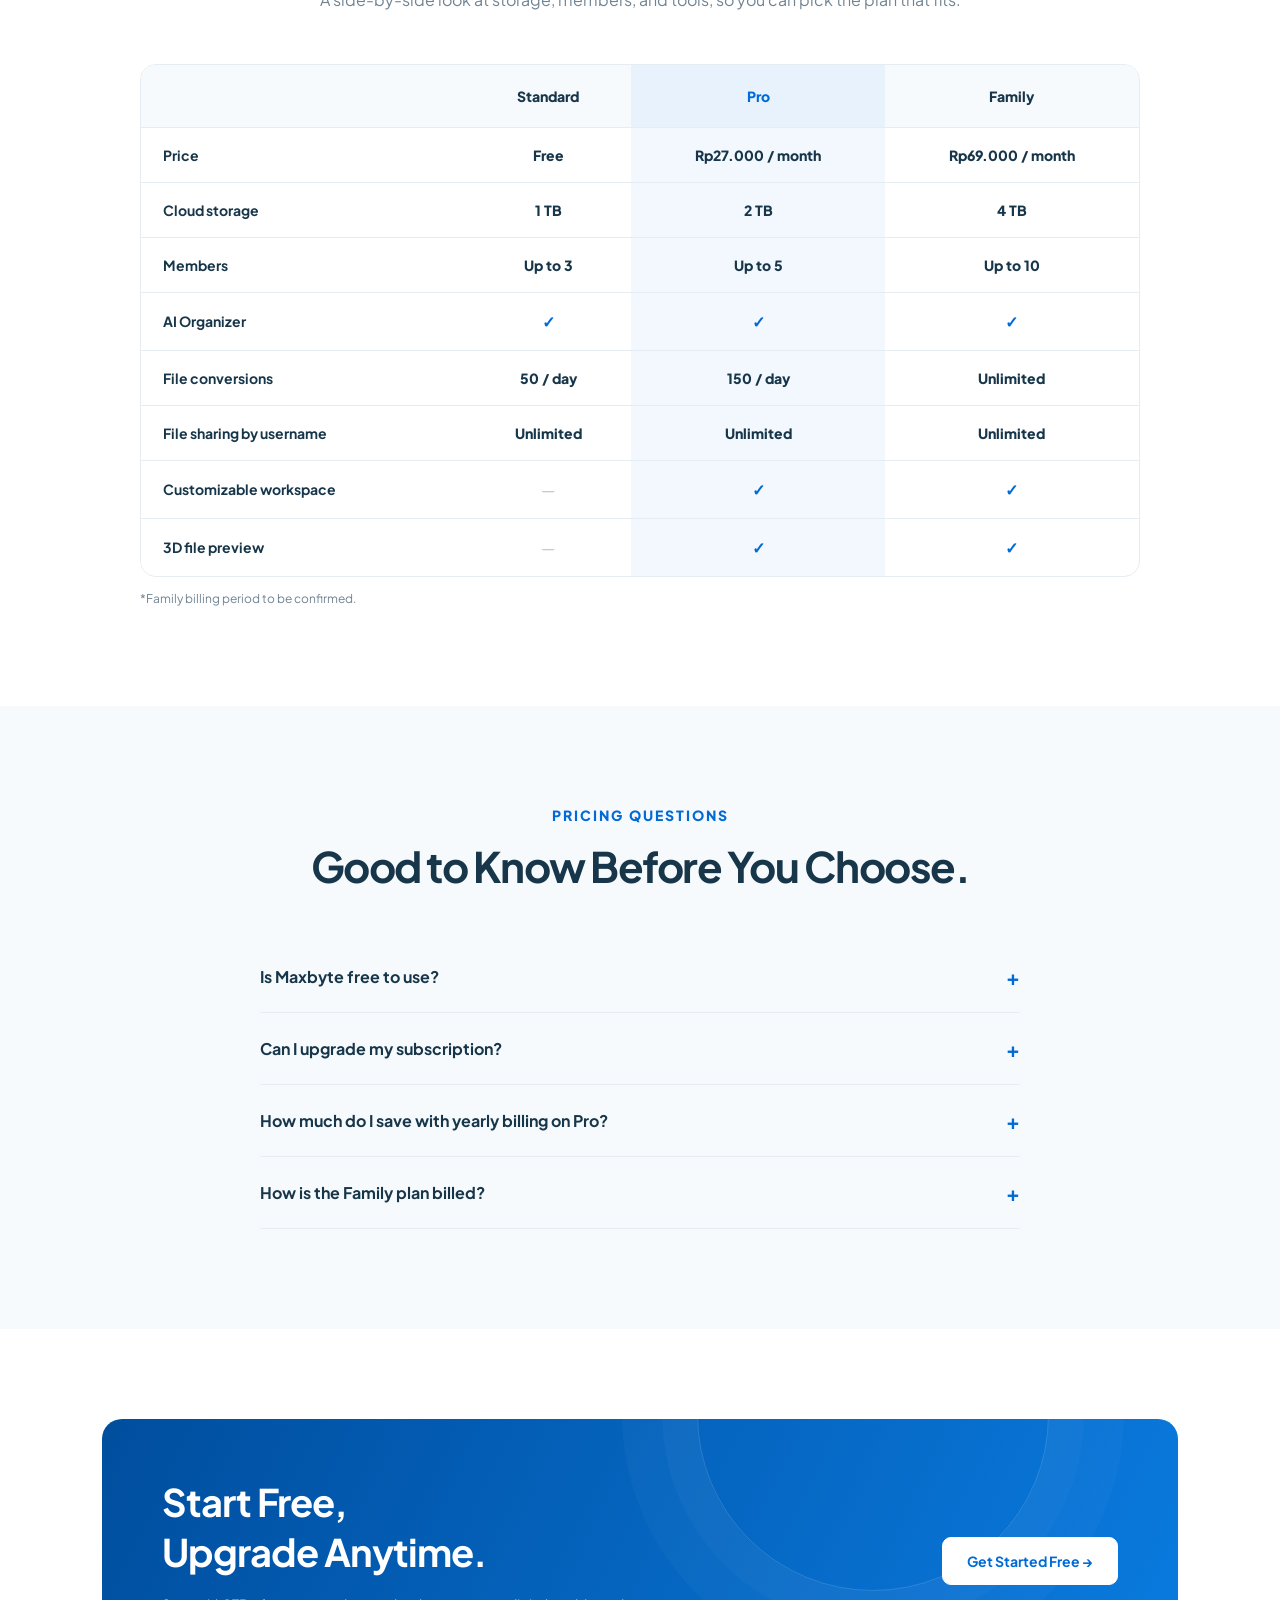
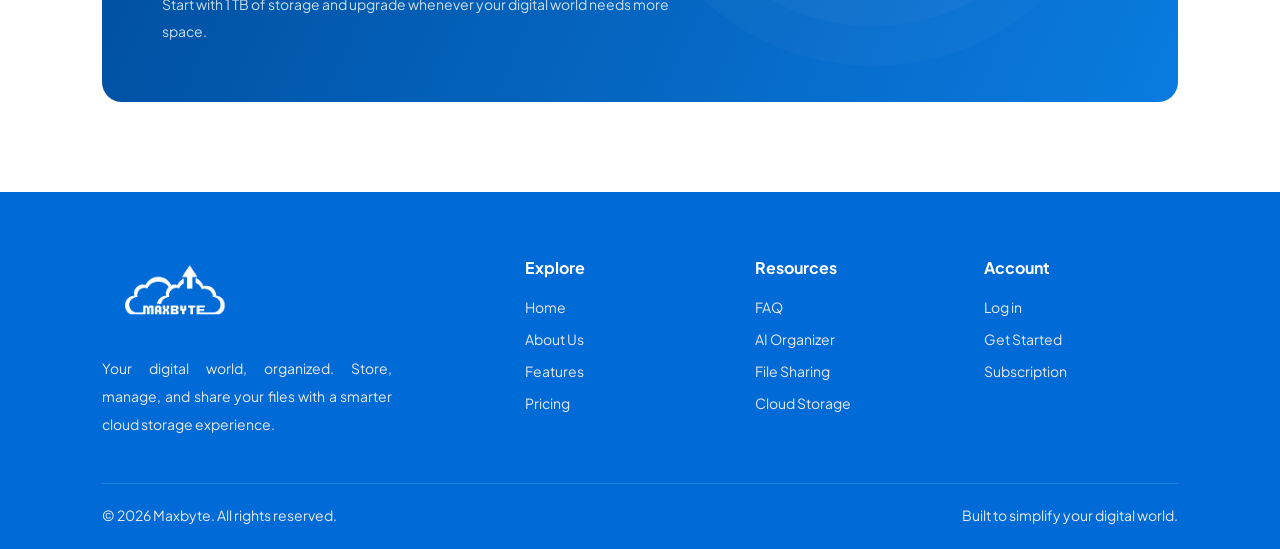
<file: detail_pricing.html>
<!DOCTYPE html>
<html lang="id">
<head>
    <meta charset="UTF-8">
    <meta name="viewport" content="width=device-width, initial-scale=1.0">

    <title>Pricing | Maxbyte</title>

    <!-- Google Fonts -->
    <link rel="preconnect" href="https://fonts.googleapis.com">
    <link rel="preconnect" href="https://fonts.gstatic.com" crossorigin>

    <link href="https://fonts.googleapis.com/css2?family=Plus+Jakarta+Sans:wght@400;500;600;700;800&display=swap"
          rel="stylesheet">

    <!-- CSS: homepage.css dulu, lalu detail_pricing.css -->
    <link rel="stylesheet" href="homepage.css">
    <link rel="stylesheet" href="detail_pricing.css">
</head>

<body>

<!-- =========================
     NAVBAR
========================= -->

<header class="navbar" id="navbar">

    <a href="index.html#home" class="logo">
        <img src="final_logo.png" class="logo-blue" alt="Maxbyte">
        <img src="final_logo_2.png" class="logo-white" alt="Maxbyte">
    </a>

    <nav class="nav-links">
        <a href="index.html#home">Home</a>
        <a href="detail_about.html">About Us</a>
        <a href="detail_features.html">Features</a>
        <a href="detail_pricing.html" class="active" aria-current="page">Pricing</a>
        <a href="index.html#faq">FAQ</a>
        <a href="contact.html">Contact Us</a>
    </nav>

    <div class="nav-actions">
        <a href="login.html" class="login">Log In</a>
        <a href="getstarted.html" class="nav-cta">Get Started →</a>
    </div>

    <button class="menu-toggle" id="menuToggle"
            aria-label="Open navigation"
            aria-expanded="false">

        <svg viewBox="0 0 24 24" fill="none"
             stroke="currentColor" stroke-width="2"
             stroke-linecap="round">
            <path d="M4 7h16M4 12h16M4 17h16"/>
        </svg>

    </button>

    <nav class="mobile-nav" id="mobileNav">
        <a href="index.html#home">Home</a>
        <a href="detail_about.html">About Us</a>
        <a href="detail_features.html">Features</a>
        <a href="detail_pricing.html" class="active" aria-current="page">Pricing</a>
        <a href="index.html#faq">FAQ</a>
        <a href="login.html">Log in</a>
        <a href="#plans" class="mobile-cta">Get Started →</a>
    </nav>

</header>


<!-- =========================
     HERO
========================= -->

<section class="pricing-hero" id="pricing-hero">

    <div class="pricing-hero-inner">

        <p class="section-label">Simple & Flexible Pricing</p>

        <h1>
            The Right Space<br>
            <span>for Everyone.</span>
        </h1>

        <p class="section-description">
            Start for free and upgrade whenever your digital world
            needs more space. Compare every plan in detail below.
        </p>

        <div class="pricing-hero-buttons">
            <a href="#plans" class="btn">Choose a Plan →</a>
            <a href="#compare" class="btn btn-outline">Compare Plans</a>
        </div>

    </div>

</section>


<!-- =========================
     PLANS
========================= -->

<section class="pricing pricing-page" id="plans">

    <div class="pricing-grid">


        <!-- STANDARD -->

        <div class="price-card">

            <h3 class="plan-name">Basic</h3>

            <p class="plan-description">
                Everything you need to get started.
            </p>

            <div class="price">Free</div>

            <p class="price-annual">Free forever</p>

            <a href="#signup" class="btn btn-outline">
                Choose Basic 
            </a>

            <hr class="plan-divider">

            <p class="includes">What's included:</p>

            <ul class="plan-features">
                <li><span class="check">✓</span> 1 TB Cloud Storage</li>
                <li><span class="check">✓</span> Up to 3 Members</li>
                <li><span class="check">✓</span> AI Organizer</li>
                <li><span class="check">✓</span> 50 File Conversions / Day</li>
                <li><span class="check">✓</span> Unlimited File Sharing by Username</li>
                <li><span class="check">✓</span> Access To All The Basic File Customization Features</li>
            </ul>

        </div>


        <!-- PRO -->

        <div class="price-card popular">

            <div class="popular-tag">MOST POPULAR</div>

            <h3 class="plan-name">Pro</h3>

            <p class="plan-description">
                More space and tools for productivity.
            </p>

            <div class="price">
                Rp27.000<span> / month</span>
            </div>

            <p class="price-annual">
                Or Rp270.000 / year <span class="price-save">Save Rp54.000</span>
            </p>
            <a href="#signup" class="btn">
                Choose Pro →
            </a>

            <hr class="plan-divider">

            <p class="includes">Everything in Standard, plus:</p>
            <ul class="plan-features">
                <li><span class="check">✓</span> 2 TB Cloud Storage</li>
                <li><span class="check">✓</span> Up to 5 Members</li>
                <li><span class="check">✓</span> AI Organizer</li>
                <li><span class="check">✓</span> 150 File Conversions / day</li>
                <li><span class="check">✓</span> 3D File Preview</li>
                <li><span class="check">✓</span> Unlimited File Sharing by Username</li>
                <li><span class="check">✓</span> Customization Workspace</li>
                <li><span class="check">✓</span> Full Access To The File Customizable Features</li>
            </ul>

        </div>


        <!-- FAMILY -->

        <div class="price-card">

            <h3 class="plan-name">Family</h3>

            <p class="plan-description">
                One space for your whole family or group.
            </p>

            <div class="price">
                Rp69.000<span> / month</span>
            </div>

            <p class="price-annual">
                Or Rp690.000 / year <span class="price-save">Save Rp138.000</span>
            </p>

            <a href="#signup" class="btn btn-outline">
                Choose Family
            </a>

            <hr class="plan-divider">

            <p class="includes">Everything you need, plus:</p>

            <ul class="plan-features">
                <li><span class="check">✓</span> 4 TB Cloud Storage</li>
                <li><span class="check">✓</span> Up to 10 Members</li>
                <li><span class="check">✓</span> AI Organizer</li>
                <li><span class="check">✓</span> Unlimited File Conversion</li>
                <li><span class="check">✓</span> 3D File Preview</li>
                <li><span class="check">✓</span> Unlimited File Sharing by Username</li>
                <li><span class="check">✓</span> Customization Workspace</li>
                <li><span class="check">✓</span> Full Access To The File Customizable Features</li>
            </ul>

        </div>

    </div>

</section>


<!-- =========================
     COMPARE PLANS
========================= -->

<section class="compare" id="compare">

    <div class="section-heading">

        <p class="section-label">Compare Plans</p>

        <h2 class="section-title">
            See What's in Every Plan.
        </h2>

        <p class="section-description">
            A side-by-side look at storage, members, and tools,
            so you can pick the plan that fits.
        </p>

    </div>

    <div class="compare-wrap">

        <table class="compare-table">

            <thead>
                <tr>
                    <th scope="col"><span class="sr-only">Feature</span></th>
                    <th scope="col">Standard</th>
                    <th scope="col" class="popular">Pro</th>
                    <th scope="col">Family</th>
                </tr>
            </thead>

            <tbody>

                <tr>
                    <th scope="row">Price</th>
                    <td class="value">Free</td>
                    <td class="value popular">Rp27.000 / month</td>
                    <td class="value">Rp69.000 / month</td>
                </tr>

                <tr>
                    <th scope="row">Cloud storage</th>
                    <td class="value">1 TB</td>
                    <td class="value popular">2 TB</td>
                    <td class="value">4 TB</td>
                </tr>

                <tr>
                    <th scope="row">Members</th>
                    <td class="value">Up to 3</td>
                    <td class="value popular">Up to 5</td>
                    <td class="value">Up to 10</td>
                </tr>

                <tr>
                    <th scope="row">AI Organizer</th>
                    <td><span class="yes" aria-label="Included">✓</span></td>
                    <td class="popular"><span class="yes" aria-label="Included">✓</span></td>
                    <td><span class="yes" aria-label="Included">✓</span></td>
                </tr>

                <tr>
                    <th scope="row">File conversions</th>
                    <td class="value">50 / day</td>
                    <td class="value popular">150 / day</td>
                    <td class="value">Unlimited</td>
                </tr>

                <tr>
                    <th scope="row">File sharing by username</th>
                    <td class="value">Unlimited</td>
                    <td class="value popular">Unlimited</td>
                    <td class="value">Unlimited</td>
                </tr>

                <tr>
                    <th scope="row">Customizable workspace</th>
                    <td><span class="no" aria-label="Not included">—</span></td>
                    <td class="popular"><span class="yes" aria-label="Included">✓</span></td>
                    <td><span class="yes" aria-label="Included">✓</span></td>
                </tr>

                <tr>
                    <th scope="row">3D file preview</th>
                    <td><span class="no" aria-label="Not included">—</span></td>
                    <td class="popular"><span class="yes" aria-label="Included">✓</span></td>
                    <td><span class="yes" aria-label="Included">✓</span></td>
                </tr>

            </tbody>

        </table>

    </div>

    <p class="compare-note">*Family billing period to be confirmed.</p>

</section>


<!-- =========================
     PRICING FAQ
========================= -->

<section class="faq pricing-faq" id="pricing-faq">

    <div class="section-heading">

        <p class="section-label">Pricing Questions</p>

        <h2 class="section-title">
            Good to Know Before You Choose.
        </h2>

    </div>

    <div class="faq-list">

        <div class="faq-item">

            <button class="faq-question">
                Is Maxbyte free to use?
                <span>+</span>
            </button>

            <div class="faq-answer">
                <div class="faq-answer-inner">
                    <p>
                        Yes! Maxbyte offers a free Standard plan with 1 TB of
                        cloud storage and essential productivity features.
                    </p>
                </div>
            </div>

        </div>

        <div class="faq-item">

            <button class="faq-question">
                Can I upgrade my subscription?
                <span>+</span>
            </button>

            <div class="faq-answer">
                <div class="faq-answer-inner">
                    <p>
                        You can choose a subscription plan that matches
                        your storage requirements and collaboration needs.
                    </p>
                </div>
            </div>

        </div>

        <div class="faq-item">

            <button class="faq-question">
                How much do I save with yearly billing on Pro?
                <span>+</span>
            </button>

            <div class="faq-answer">
                <div class="faq-answer-inner">
                    <p>
                        Pro is Rp27.000 per month, or Rp270.000 per year. 
                        Paying yearly saves you Rp54.000 compared with twelve monthly payments, 
                        the same as two months free.
                    </p>
                </div>
            </div>

        </div>

        <div class="faq-item">

            <button class="faq-question">
                How is the Family plan billed?
                <span>+</span>
            </button>

            <div class="faq-answer">
                <div class="faq-answer-inner">
                    <p>
                        Family is Rp69.000 per month, or Rp690.000 per year. Paying yearly saves you Rp138.000, 
                        also the same as two months free.
                    </p>
                </div>
            </div>

        </div>

    </div>

</section>


<!-- =========================
     CALL TO ACTION
========================= -->

<section class="ai-section">

    <div class="ai-banner">

        <div class="ai-banner-content">

            <h2>
                Start Free,<br>
                Upgrade Anytime.
            </h2>

            <p>
                Start with 1 TB of storage and upgrade whenever
                your digital world needs more space.
            </p>

        </div>

        <a href="#signup" class="btn">
            Get Started Free →
        </a>

    </div>

</section>


<!-- =========================
     FOOTER
========================= -->

<footer class="footer">

    <div class="footer-main">

        <div>

            <a href="index.html#home" class="logo">
                <img src="final_logo_2.png" class="footer-logo" alt="Maxbyte">
            </a>

            <p class="footer-description">
                Your digital world, organized.
                Store, manage, and share your files with a smarter
                cloud storage experience.
            </p>

        </div>

        <div class="footer-column">

            <h4>Explore</h4>

            <a href="index.html#home">Home</a>
            <a href="detail_about.html">About Us</a>
            <a href="detail_features.html">Features</a>
            <a href="detail_pricing.html">Pricing</a>

        </div>

        <div class="footer-column">

            <h4>Resources</h4>

            <a href="index.html#faq">FAQ</a>
            <a href="detail_features.html#ai">AI Organizer</a>
            <a href="detail_features.html#collaboration">File Sharing</a>
            <a href="detail_features.html#storage">Cloud Storage</a>

        </div>

        <div class="footer-column">

            <h4>Account</h4>

            <a href="#login">Log in</a>
            <a href="#signup">Get Started</a>
            <a href="#plans">Subscription</a>

        </div>

    </div>

    <div class="footer-bottom">

        <p>© 2026 Maxbyte. All rights reserved.</p>

        <p>Built to simplify your digital world.</p>

    </div>

</footer>


<!-- JavaScript -->
<script src="detail_pricing.js"></script>

</body>
</html>
</file>
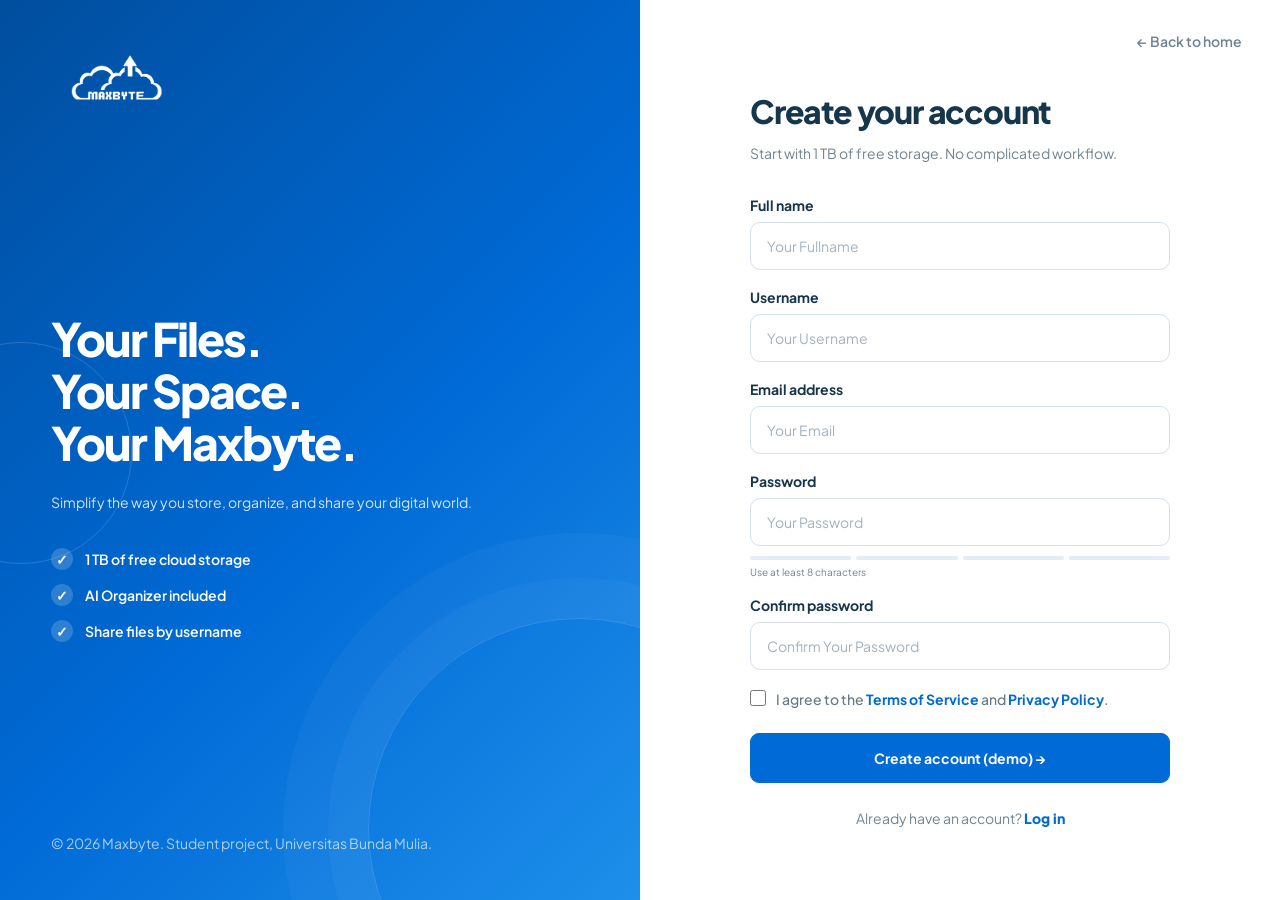
<file: getstarted.html>
<!DOCTYPE html>
<html lang="id">
<head>
    <meta charset="UTF-8">
    <meta name="viewport" content="width=device-width, initial-scale=1.0">

    <title>Demo Get Started | Maxbyte</title>

    <!-- Google Fonts -->
    <link rel="preconnect" href="https://fonts.googleapis.com">
    <link rel="preconnect" href="https://fonts.gstatic.com" crossorigin>

    <link href="https://fonts.googleapis.com/css2?family=Plus+Jakarta+Sans:wght@400;500;600;700;800&display=swap"
          rel="stylesheet">

    <!-- CSS: homepage.css dulu, lalu auth.css -->
    <link rel="stylesheet" href="homepage.css">
    <link rel="stylesheet" href="auth.css">
</head>

<body>

<main class="auth">

    <!-- =========================
         PANEL BIRU
    ========================= -->

    <aside class="auth-aside">

        <a href="index.html#home" class="auth-logo" aria-label="Maxbyte, back to home">
            <img src="final_logo_2.png" alt="Maxbyte">
        </a>

        <div class="auth-aside-body">

            <h2>Your Files.<br>Your Space.<br>Your Maxbyte.</h2>

            <p class="auth-aside-text">Simplify the way you store, organize, and share your digital world.</p>

            <ul class="auth-perks">
                <li><span class="tick">✓</span> 1 TB of free cloud storage</li>
                <li><span class="tick">✓</span> AI Organizer included</li>
                <li><span class="tick">✓</span> Share files by username</li>
            </ul>

        </div>

        <p class="auth-aside-foot">© 2026 Maxbyte. Student project, Universitas Bunda Mulia.</p>

    </aside>


    <!-- =========================
         FORM (DUMMY)
    ========================= -->

    <section class="auth-main">

        <a href="index.html#home" class="auth-back">← Back to home</a>

        <div class="auth-card">

            <h1>Create your account</h1>

            <p class="auth-sub">Start with 1 TB of free storage. No complicated workflow.</p>

            <form class="auth-form" data-auth="signup" novalidate onsubmit="return false;">

                <div class="field">
                    <label for="name">Full name</label>
                    <input type="text" id="name"
                           autocomplete="off" placeholder="Your Fullname">
                </div>

                <div class="field">
                    <label for="username">Username</label>
                    <input type="text" id="username"
                           autocomplete="off" placeholder="Your Username">
                </div>

                <div class="field">
                    <label for="email">Email address</label>
                    <input type="text" id="email"
                           autocomplete="off" placeholder="Your Email">
                </div>

                <div class="field">
                    <label for="password">Password</label>
                    <div class="input-wrap">
                        <input type="text" id="password"
                               autocomplete="off" placeholder="Your Password"
                               style="-webkit-text-security: disc;">
                    </div>
                    <div class="strength" data-level="0">
                        <div class="strength-bars" aria-hidden="true">
                            <span></span><span></span><span></span><span></span>
                        </div>
                        <p class="strength-text">Use at least 8 characters</p>
                    </div>
                </div>

                <div class="field">
                    <label for="confirm">Confirm password</label>
                    <div class="input-wrap">
                        <input type="text" id="confirm"
                               autocomplete="off" placeholder="Confirm Your Password"
                               style="-webkit-text-security: disc;">
                    </div>
                </div>

                <div class="field">
                    <label class="check-row" for="terms">
                        <input type="checkbox" id="terms">
                        <span>I agree to the <a href="#terms">Terms of Service</a>
                        and <a href="#privacy">Privacy Policy</a>.</span>
                    </label>
                </div>

                <button type="button" class="btn auth-submit">Create account (demo) →</button>

            </form>

            <p class="auth-switch">Already have an account? <a href="login.html">Log in</a></p>

        </div>

    </section>

</main>

</body>
</html>
</file>
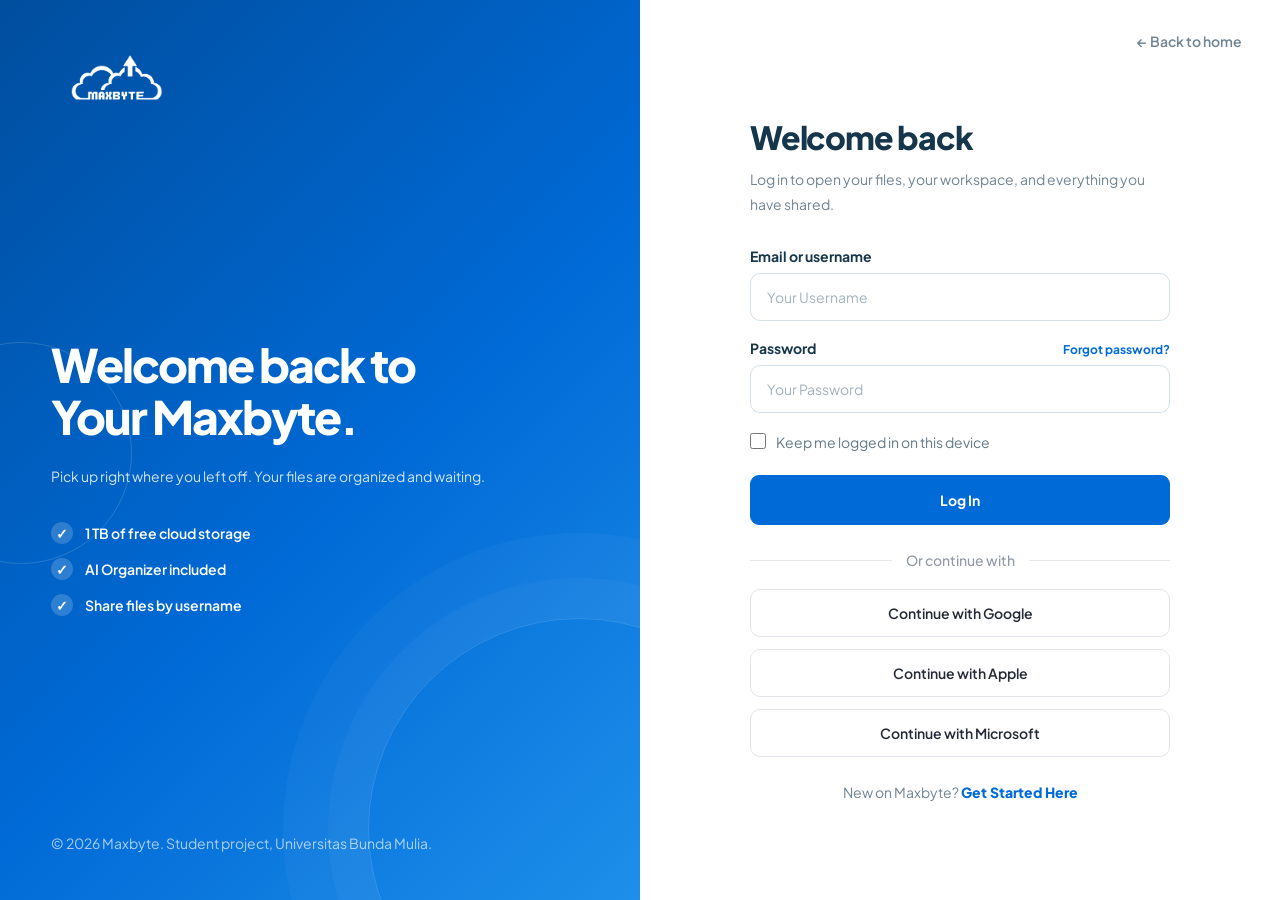
<file: login.html>
<!DOCTYPE html>
<html lang="id">
<head>
    <meta charset="UTF-8">
    <meta name="viewport" content="width=device-width, initial-scale=1.0">

    <title>Demo Log In | Maxbyte</title>

    <!-- Google Fonts -->
    <link rel="preconnect" href="https://fonts.googleapis.com">
    <link rel="preconnect" href="https://fonts.gstatic.com" crossorigin>

    <link href="https://fonts.googleapis.com/css2?family=Plus+Jakarta+Sans:wght@400;500;600;700;800&display=swap"
          rel="stylesheet">

    <!-- CSS: homepage.css dulu, lalu auth.css -->
    <link rel="stylesheet" href="homepage.css">
    <link rel="stylesheet" href="auth.css">
</head>

<body>

<main class="auth">

    <!-- =========================
         PANEL BIRU
    ========================= -->

    <aside class="auth-aside">

        <a href="index.html#home" class="auth-logo" aria-label="Maxbyte, back to home">
            <img src="final_logo_2.png" alt="Maxbyte">
        </a>

        <div class="auth-aside-body">

            <h2>Welcome back to<br>Your Maxbyte.</h2>

            <p class="auth-aside-text">Pick up right where you left off. Your files are organized and waiting.</p>

            <ul class="auth-perks">
                <li><span class="tick">✓</span> 1 TB of free cloud storage</li>
                <li><span class="tick">✓</span> AI Organizer included</li>
                <li><span class="tick">✓</span> Share files by username</li>
            </ul>

        </div>

        <p class="auth-aside-foot">© 2026 Maxbyte. Student project, Universitas Bunda Mulia.</p>

    </aside>


    <!-- =========================
         FORM (DUMMY)
    ========================= -->

    <section class="auth-main">

        <a href="index.html#home" class="auth-back">← Back to home</a>

        <div class="auth-card">

            <h1>Welcome back</h1>

            <p class="auth-sub">Log in to open your files, your workspace, and everything you have shared.</p>
            <form class="auth-form" data-auth="login" novalidate onsubmit="return false;">

                <div class="field">
                    <label for="identifier">Email or username</label>
                    <input type="text" id="identifier"
                           autocomplete="off" placeholder="Your Username">
                </div>

                <div class="field">
                    <div class="field-label-row">
                        <label for="password">Password</label>
                        <a href="#forgot">Forgot password?</a>
                    </div>
                    <div class="input-wrap">
                        <input type="text" id="password"
                               autocomplete="off" placeholder="Your Password"
                               style="-webkit-text-security: disc;">
                    </div>
                </div>

                <label class="check-row">
                    <input type="checkbox" id="remember">
                    <span>Keep me logged in on this device</span>
                </label>

                <button type="button" class="btn auth-submit">Log In</button>

            </form>

            <!-- Social Login Divider -->
            <div class="auth-divider">
                <span></span>
                <p>Or continue with</p>
                <span></span>
            </div>

            <!-- Social Login (dummy, tanpa logo merek) -->
            <div class="social-login">

                <button type="button" class="social-btn">
                    <span>Continue with Google</span>
                </button>

                <button type="button" class="social-btn">
                    <span>Continue with Apple</span>
                </button>

                <button type="button" class="social-btn">
                    <span>Continue with Microsoft</span>
                </button>

            </div>

            <p class="auth-switch">New on Maxbyte? <a href="getstarted.html">Get Started Here</a></p>

        </div>

    </section>

</main>
</body>
</html>
</file>
<file: homepage.css>
/* =========================
   GLOBAL
========================= */

:root {
    --blue: #006AD6;
    --blue-dark: #004E9E;
    --blue-light: #EAF3FD;
    --white: #FFFFFF;
    --text: #17364A;
    --muted: #718493;
    --border: #E5EDF2;
    --background: #F7FAFC;
}

* {
    margin: 0;
    padding: 0;
    box-sizing: border-box;
}

html {
    scroll-behavior: smooth;
    scroll-padding-top: 100px;
}

body {
    font-family: 'Plus Jakarta Sans', sans-serif;
    background: white;
    color: var(--text);
    overflow-x: hidden;
}

a {
    text-decoration: none;
    color: inherit;
}

button {
    font-family: inherit;
}

.container {
    width: 84%;
    max-width: 1200px;
    margin: auto;
}

section {
    scroll-margin-top: 80px;
}

/* =========================
   NAVBAR
========================= */

.navbar {
    position: fixed;
    top: 0;
    left: 0;
    width: 100%;
    height: 82px;
    z-index: 1000;

    display: flex;
    align-items: center;
    justify-content: space-between;

    padding: 0 8%;

    background: rgba(255,255,255,0.08);
    backdrop-filter: blur(0px);
    -webkit-backdrop-filter: blur(0px);

    border-bottom: 1px solid transparent;

    transition:
        background .35s ease,
        backdrop-filter .35s ease,
        border-color .35s ease,
        box-shadow .35s ease;
}

/* LOGO */

/* LOGO NAVBAR */

.logo {
    display: flex;
    align-items: center;
    text-decoration: none;
}

.logo img {
    height: 60px;
    width: auto;
    display: block;
    transition: opacity .3s ease;
}

/* Default: logo biru */

.logo-white {
    display: none !important;
}

/* Setelah scroll: logo putih */

.navbar.scrolled .logo-blue {
    display: none;
}

.navbar.scrolled .logo-white {
    display: block !important;
}

/* NAV LINKS */
.nav-links a {
    position: relative;
    padding: 6px 0;
    color: var(--blue);
    font-size: 16px;
    font-weight: 700;
    transition: color .3s ease;
}

.nav-links {
    display: flex;
    align-items: center;
    gap: 32px;
}

.nav-links a::after {
    content: "";
    position: absolute;
    left: 0;
    bottom: 0;
    width: 100%;
    height: 2px;
    background: currentColor;
    transform: scaleX(0);
    transform-origin: left;
    transition: transform .3s ease;
}

.nav-links a:hover::after,
.nav-links a:focus-visible::after {
    transform: scaleX(1);
}

/* NAV ACTIONS */

.nav-actions {
    display: flex;
    align-items: center;
    gap: 22px;
}

.login {
    font-size: 16px;
    font-weight: 700;
    color: var(--blue);
    transition: color .3s ease;
}

.nav-cta {
    padding: 12px 20px;
    border-radius: 8px;

    background: var(--blue);
    color: white;
    border: 1px solid var(--blue);

    font-size: 16px;
    font-weight: 700;

    transition: .3s ease;
}

.nav-cta:hover {
    background: var(--blue-dark);
    transform: translateY(-2px);
}

/* NAVBAR SCROLLED */

:root {
    --blue: #006AD6;
    --blue-dark: #004E9E;
    --blue-light: #EAF3FD;
    --white: #FFFFFF;
    --text: #17364A;
    --muted: #718493;
    --border: #E5EDF2;
    --background: #F7FAFC;
}

/* NAVBAR */

.navbar {
    position: fixed;
    top: 0;
    left: 0;
    width: 100%;
    height: 82px;
    z-index: 1000;

    display: flex;
    align-items: center;
    justify-content: space-between;

    padding: 0 8%;

    background: rgba(255, 255, 255, 0.08);
    backdrop-filter: blur(0px);
    -webkit-backdrop-filter: blur(0px);

    border-bottom: 1px solid transparent;

    transition:
        background .35s ease,
        backdrop-filter .35s ease,
        border-color .35s ease,
        box-shadow .35s ease;
}

/* NAVBAR KETIKA SCROLL */

.navbar.scrolled {
    background: var(--blue);

    backdrop-filter: blur(15px);
    -webkit-backdrop-filter: blur(15px);

    border-bottom: 1px solid rgba(255, 255, 255, .12);
    box-shadow: 0 5px 25px rgba(0, 0, 0, .08);
}

.navbar.scrolled .logo {
    color: white;
}

.navbar.scrolled .logo-icon {
    background: white;
}

.navbar.scrolled .logo-icon svg {
    stroke: var(--blue);
}

.navbar.scrolled .nav-links a,
.navbar.scrolled .login {
    color: white;
}

.navbar.scrolled .nav-cta {
    background: white;
    color: var(--blue);
    border-color: white;
}

.navbar.scrolled .nav-cta:hover {
    background: var(--blue-light);
}

.navbar.scrolled .menu-toggle {
    color: white;
}

/* MOBILE NAV */

.menu-toggle {
    display: none;
    background: none;
    border: none;
    color: var(--blue);
    cursor: pointer;
}

.menu-toggle svg {
    width: 27px;
    height: 27px;
}

.navbar.scrolled .menu-toggle {
    color: white;
}

.mobile-nav {
    display: none;
}

/* =========================
   BUTTONS
========================= */

.btn {
    display: inline-flex;
    align-items: center;
    justify-content: center;
    gap: 9px;

    padding: 14px 24px;
    border-radius: 9px;

    background: var(--blue);
    border: 1px solid var(--blue);
    color: white;

    font-size: 14px;
    font-weight: 700;

    transition: .3s ease;
    cursor: pointer;
}

.btn:hover {
    background: var(--blue-dark);
    transform: translateY(-3px);
    box-shadow: 0 10px 25px rgba(0,106,214,.2);
}

.btn-outline {
    background: white;
    color: var(--blue);
}

.btn-outline:hover {
    background: var(--blue-light);
    color: var(--blue);
}

/* =========================
   HERO
========================= */

.hero {
    min-height: 760px;

    display: grid;
    grid-template-columns: 1fr 1.05fr;
    align-items: center;
    gap: 65px;

    padding: 145px 8% 85px;

    background:
        radial-gradient(circle at 85% 35%, #DBEAFB 0%, transparent 34%),
        linear-gradient(180deg, #FFFFFF, #F5FAFD);

    position: relative;
}

.hero-content {
    max-width: 560px;
    animation: heroEnter .9s ease both;
}

@keyframes heroEnter {
    from {
        opacity: 0;
        transform: translateY(25px);
    }
    to {
        opacity: 1;
        transform: translateY(0);
    }
}

.hero-badge {
    display: inline-flex;
    align-items: center;
    gap: 9px;

    padding: 9px 15px;
    border-radius: 30px;

    background: #E5F0FC;
    color: var(--blue);

    font-size: 10px;
    font-weight: 800;
    letter-spacing: .5px;

    margin-bottom: 25px;
}

.badge-dot {
    width: 8px;
    height: 8px;
    border-radius: 50%;
    background: #2B8CF0;
    box-shadow: 0 0 10px #2B8CF0;
}

.hero h1 {
    font-size: clamp(43px, 5vw, 65px);
    line-height: 1.13;
    letter-spacing: -3px;
    font-weight: 800;
    color: #15364B;
}

.hero h1 span {
    color: var(--blue);
}

.hero-description {
    max-width: 490px;
    margin-top: 24px;

    color: var(--muted);
    font-size: 16px;
    text-align: justify;
    line-height: 2;
}

.hero-buttons {
    display: flex;
    flex-wrap: wrap;
    gap: 13px;
    margin-top: 32px;
}

.hero-note {
    margin-top: 22px;
    font-size: 14px;
    color: #91A0AA;
}

/* =========================
   DASHBOARD PREVIEW
========================= */

.hero-visual {
    position: relative;
    min-width: 0;
    animation: heroEnter 1.1s ease both;
}

.dashboard {
    background: white;
    border: 1px solid #E3EDF3;
    border-radius: 17px;
    padding: 22px;

    box-shadow: 0 25px 70px rgba(15,67,96,.12);

    transform: rotate(-1deg);
}

.dashboard-top {
    display: flex;
    align-items: center;
    justify-content: space-between;

    padding-bottom: 19px;
    border-bottom: 1px solid var(--border);
}

.dash-brand {
    display: flex;
    align-items: center;
    gap: 9px;

    font-size: 14px;
    font-weight: 800;
    color: var(--blue);
}

.dash-brand img {
    height: 50px;
    width: auto;
    display: block;
}

.dash-brand .logo-icon {
    width: 28px;
    height: 50px;
    border-radius: 8px;
}

.avatar {
    width: 31px;
    height: 31px;
    border-radius: 50%;

    display: grid;
    place-items: center;

    background: #D6E7FA;
    color: var(--blue);

    font-size: 15px;
    font-weight: 800;
}

.dash-layout {
    display: grid;
    grid-template-columns: 120px 1fr;
    gap: 20px;
    padding-top: 22px;
}

.dash-sidebar {
    display: flex;
    flex-direction: column;
    gap: 15px;
}

.side-item {
    display: flex;
    align-items: center;
    gap: 8px;

    padding: 8px;

    color: #8999A5;
    font-size: 9px;
    font-weight: 600;
    border-radius: 7px;
}

.side-item.active {
    color: var(--blue);
    background: #ECF4FD;
}

.side-item svg {
    width: 15px;
    height: 15px;
    flex-shrink: 0;
}

.dash-main {
    min-width: 0;
}

.dash-heading {
    display: flex;
    justify-content: space-between;
    align-items: center;
    margin-bottom: 16px;
}

.dash-heading h3 {
    font-size: 14px;
}

.dash-heading span {
    font-size: 9px;
    color: var(--muted);
}

.storage-card {
    padding: 17px;
    background: linear-gradient(120deg, #006AD6, #1E8FEA);
    border-radius: 11px;
    color: white;
}

.storage-card p {
    font-size: 10px;
    opacity: .8;
}

.storage-card h2 {
    font-size: 25px;
    margin: 7px 0;
}

.storage-card h2 small {
    font-size: 11px;
    font-weight: 400;
}

.progress {
    height: 5px;
    background: rgba(255,255,255,.25);
    border-radius: 10px;
    overflow: hidden;
    margin-top: 12px;
}

.progress span {
    display: block;
    height: 100%;
    width: 38%;
    background: white;
    border-radius: 10px;
}

.storage-info {
    display: flex;
    justify-content: space-between;
    margin-top: 8px;
    font-size: 9px;
    opacity: .85;
}

.file-heading {
    font-size: 12px;
    font-weight: 800;
    margin: 19px 0 10px;
}

.file {
    display: flex;
    align-items: center;
    justify-content: space-between;
    padding: 11px 0;
    border-bottom: 1px solid #F0F3F5;
    gap: 8px;
}

.file-left {
    display: flex;
    align-items: center;
    gap: 9px;
    min-width: 0;
}

.file-icon {
    width: 32px;
    height: 32px;

    display: grid;
    place-items: center;

    border-radius: 8px;
    font-size: 10px;
    font-weight: 800;
    flex-shrink: 0;
}

.pdf {
    background: #FFF0ED;
    color: #E56A51;
}

.folder {
    background: #E6F1FD;
    color: var(--blue);
}

.image {
    background: #F0EDFF;
    color: #7C69C7;
}

.file-name {
    font-size: 10px;
    font-weight: 700;
}

.file-size {
    font-size: 8px;
    color: #95A2AC;
    margin-top: 3px;
}

.file-date {
    font-size: 8px;
    color: #95A2AC;
    white-space: nowrap;
}

/* FLOATING AI */

.floating-ai {
    position: absolute;
    right: -20px;
    bottom: -25px;

    display: flex;
    align-items: center;
    gap: 11px;

    padding: 15px 18px;

    background: white;
    border: 1px solid #E3EDF3;
    border-radius: 13px;

    box-shadow: 0 12px 35px rgba(15,67,96,.13);

    animation: float 4s ease-in-out infinite;
}

.ai-icon {
    width: 36px;
    height: 36px;

    display: grid;
    place-items: center;

    background: var(--blue-light);
    color: var(--blue);
    border-radius: 10px;

    font-size: 25px;
}

.floating-ai strong {
    display: block;
    font-size: 16px;
}

.floating-ai small {
    display: block;
    margin-top: 4px;
    color: var(--muted);
    font-size: 14px;
}

@keyframes float {
    0%, 100% {
        transform: translateY(0);
    }
    50% {
        transform: translateY(-9px);
    }
}

/* =========================
   INTRODUCTION
========================= */

.intro {
    padding: 100px 8%;
    text-align: center;
    background: white;
}

.section-label {
    color: var(--blue);
    font-size: 14px;
    font-weight: 800;
    letter-spacing: 2px;
    text-transform: uppercase;
}

.section-title {
    margin-top: 15px;
    font-size: clamp(29px, 3.5vw, 42px);
    line-height: 1.3;
    letter-spacing: -1.5px;
    color: #17364A;
}

.section-description {
    max-width: 690px;
    margin: 18px auto 0;

    color: var(--muted);
    font-size: 16px;
    line-height: 2;
}

/* ABOUT US - SEE MORE BUTTON */

.see-more {
    margin-top: 28px;
}
/* =========================
   ABOUT PHOTOS - MARQUEE (homepage)
========================= */

#about {
    overflow: hidden;
}

.about-marquee {
    margin: 24px -8% 20px;
    padding: 24px 0 56px;          /* ruang untuk card yang membesar + nama */
    overflow: hidden;
    -webkit-mask-image: linear-gradient(90deg, transparent, #000 8%, #000 92%, transparent);
            mask-image: linear-gradient(90deg, transparent, #000 8%, #000 92%, transparent);
}

.marquee-track {
    display: flex;
    width: max-content;
    animation: about-scroll 40s linear infinite;
}

.about-marquee:hover .marquee-track {
    animation-play-state: paused;
}

.marquee-group {
    display: flex;
    gap: 22px;
    padding-right: 22px;
}

/* semua card berukuran sama */
.about-photo {
    position: relative;
    flex: 0 0 auto;
    width: 190px;
    height: 240px;
    transition: transform .35s ease;
}

.about-photo:hover {
    transform: scale(1.1);
    z-index: 2;
}

.photo-frame {
    position: absolute;
    inset: 0;
    border-radius: 18px;
    overflow: hidden;
    background: var(--blue-light);
    border: 1px solid var(--border);
    box-shadow: 0 10px 26px rgba(0, 106, 214, 0.10);
    transition: box-shadow .35s ease;
}

.about-photo:hover .photo-frame {
    box-shadow: 0 18px 38px rgba(0, 106, 214, 0.22);
}

/* label tampil selama foto belum diisi */
.photo-frame::before {
    content: "Photo";
    position: absolute;
    inset: 0;
    display: flex;
    align-items: center;
    justify-content: center;
    color: var(--blue);
    font-size: 11px;
    font-weight: 700;
    letter-spacing: 1px;
    text-transform: uppercase;
    opacity: .55;
}

.photo-frame img {
    position: absolute;
    inset: 0;
    width: 100%;
    height: 100%;
    object-fit: cover;
}

/* nama di bawah foto, muncul saat hover */
.about-photo figcaption {
    position: absolute;
    top: 100%;
    left: 0;
    right: 0;
    margin-top: 10px;
    text-align: center;
    font-size: 14px;
    font-weight: 700;
    color: var(--text);
    opacity: 0;
    transform: translateY(-6px);
    transition: opacity .3s ease, transform .3s ease;
}

.about-photo:hover figcaption {
    opacity: 1;
    transform: translateY(0);
}

@keyframes about-scroll {
    from { transform: translateX(0); }
    to   { transform: translateX(-50%); }
}

@media (max-width: 700px) {
    .about-photo {
        width: 150px;
        height: 190px;
    }

    .photo-frame {
        border-radius: 14px;
    }

    .marquee-track {
        animation-duration: 30s;
    }
}

/* layar sentuh: tidak ada hover, jadi nama selalu tampil */
@media (hover: none) {
    .about-photo:hover {
        transform: none;
    }

    .about-photo figcaption {
        opacity: 1;
        transform: none;
        font-size: 13px;
    }
}

@media (prefers-reduced-motion: reduce) {
    .marquee-track {
        animation: none;
    }

    .about-marquee {
        overflow-x: auto;
    }
}
/* =========================
   ABOUT US (homepage): teks kiri, foto bentuk organik kanan
========================= */

.intro.about-home {
    text-align: left;
    padding: 110px 8%;
}

.about-home-inner {
    max-width: 1100px;
    margin: auto;

    display: grid;
    grid-template-columns: 1.05fr 1fr;
    align-items: center;
    gap: 70px;
}

.about-home-text .section-title {
    font-size: clamp(32px, 4vw, 48px);
    line-height: 1.2;
    letter-spacing: -2px;
}

/* sorotan di belakang kata penting */
.hl {
    color: var(--blue);
    background: linear-gradient(transparent 62%);
}

.about-home-description {
    max-width: 500px;
    margin-top: 22px;

    color: var(--muted);
    font-size: 16px;
    text-align: justify;
    line-height: 2;
}

.about-home-btn {
    margin-top: 30px;
    padding: 15px 30px;
}

/* foto dalam bentuk blob */

.about-visual {
    position: relative;
    width: 100%;
    max-width: 480px;
    aspect-ratio: 1 / 1;
    justify-self: center;
}

.about-blob-back {
    position: absolute;
    inset: 8% 16% 0 0;

    background: var(--blue);
    border-radius: 46% 54% 40% 60% / 55% 45% 55% 45%;
    transform: rotate(-8deg);
}

.about-dots {
    position: absolute;
    left: 0;
    bottom: 2%;
    width: 130px;
    height: 130px;

    background-image: radial-gradient(var(--blue) 1.6px, transparent 1.7px);
    background-size: 13px 13px;
    opacity: .35;
}

.about-photo-blob {
    position: absolute;
    inset: 0 0 7% 13%;
    overflow: hidden;

    background: linear-gradient(160deg, #EAF3FD, #CFE3F8);
    border-radius: 58% 42% 55% 45% / 46% 56% 44% 54%;
    box-shadow: 0 25px 60px rgba(0, 106, 214, .22);

    animation: blobMorph 14s ease-in-out infinite;
}

/* label tampil selama foto belum diisi */
.about-photo-blob::before {
    content: "Team photo";
    position: absolute;
    inset: 0;

    display: flex;
    align-items: center;
    justify-content: center;

    color: var(--blue);
    font-size: 12px;
    font-weight: 700;
    letter-spacing: 1px;
    text-transform: uppercase;
    opacity: .55;
}

.about-photo-blob img {
    position: absolute;
    inset: 0;
    width: 100%;
    height: 100%;
    object-fit: cover;
}

@keyframes blobMorph {
    0%, 100% { border-radius: 58% 42% 55% 45% / 46% 56% 44% 54%; }
    50%      { border-radius: 44% 56% 42% 58% / 56% 44% 56% 44%; }
}

.about-badge {
    position: absolute;
    left: 4%;
    top: 12%;

    padding: 12px 16px;

    background: white;
    border: 1px solid #E3EDF3;
    border-radius: 13px;
    box-shadow: 0 12px 35px rgba(15, 67, 96, .13);

    animation: float 4s ease-in-out infinite;
}

.about-badge strong {
    display: block;
    font-size: 12px;
    color: var(--blue);
}

.about-badge small {
    display: block;
    margin-top: 3px;
    color: var(--muted);
    font-size: 9px;
}

@media (max-width: 900px) {
    .intro.about-home {
        padding: 90px 5%;
    }

    .about-home-inner {
        grid-template-columns: 1fr;
        gap: 50px;
    }

    .about-visual {
        max-width: 420px;
    }
}

/* =========================
   FAQ - AJAKAN BERTANYA
========================= */

.faq-more {
    max-width: 760px;
    margin: 44px auto 0;
    padding: 28px 32px;

    display: flex;
    align-items: center;
    justify-content: space-between;
    gap: 24px;

    background: #F7FAFC;
    border: 1px solid var(--border);
    border-radius: 16px;
}

.faq-more h3 {
    font-size: 16px;
    letter-spacing: -.3px;
}

.faq-more p {
    margin-top: 6px;

    color: var(--muted);
    font-size: 14px;
    line-height: 1.8;
}

.faq-more .btn {
    flex-shrink: 0;
}

@media (max-width: 600px) {
    .faq-more {
        flex-direction: column;
        align-items: flex-start;
        padding: 24px 22px;
    }

    .faq-more .btn {
        width: 100%;
    }
}

/* =========================
   FEATURES
========================= */

.features {
    padding: 95px 8%;
    background: #F7FAFC;
}

.section-heading {
    text-align: center;
    margin-bottom: 48px;
}

.feature-grid {
    display: grid;
    grid-template-columns: repeat(3, 1fr);
    gap: 22px;
}

.feature-card {
    padding: 30px;
    background: white;

    border: 1px solid var(--border);
    border-radius: 14px;

    transition: .3s ease;
}

.feature-card:hover {
    transform: translateY(-6px);
    border-color: #A6CBF5;
    box-shadow: 0 15px 35px rgba(0,106,214,.08);
}

.feature-icon {
    width: 49px;
    height: 49px;

    display: grid;
    place-items: center;

    background: #E8F2FD;
    color: var(--blue);
    border-radius: 12px;

    margin-bottom: 22px;
}

.feature-icon svg {
    width: 24px;
    height: 24px;
}

.feature-card h3 {
    font-size: 16px;
    margin-bottom: 12px;
}

.feature-card p {
    color: var(--muted);
    font-size: 14px;
    text-align: justify;
    line-height: 1.9;
}

.features-more {
    margin-top: 44px;
    display: flex;
    justify-content: center;
}

.features-more .see-more {
    margin-top: 0;
    font-size: 14px;
}

/* =========================
   FEATURES - KARTU GESER KE SAMPING
========================= */

.features {
    overflow: hidden;
}

.feature-marquee {
    /* lebar penuh layar, keluar dari padding section */
    width: 100vw;
    margin-left: calc(50% - 50vw);
    padding: 14px 0 30px;       /* ruang untuk bayangan dan efek hover */
    overflow: hidden;

    -webkit-mask-image: linear-gradient(90deg, transparent, #000 7%, #000 93%, transparent);
            mask-image: linear-gradient(90deg, transparent, #000 7%, #000 93%, transparent);
}

.feature-marquee .feature-grid {
    display: flex;
    width: max-content;
    gap: 0;
    animation: feature-scroll 90s linear infinite;
}

.feature-marquee:hover .feature-grid {
    animation-play-state: paused;
}

/* semua kartu berukuran sama */
.feature-marquee .feature-card {
    flex: 0 0 auto;
    width: 300px;
    margin-right: 22px;         /* pakai margin (bukan gap) agar loop pas */
}

@keyframes feature-scroll {
    from { transform: translateX(0); }
    to   { transform: translateX(-50%); }
}

@media (max-width: 700px) {
    .feature-marquee .feature-card {
        width: 250px;
    }

    .feature-marquee .feature-grid {
        animation-duration: 75s;
    }
}

@media (prefers-reduced-motion: reduce) {
    .feature-marquee {
        overflow-x: auto;
    }

    .feature-marquee .feature-grid {
        animation: none;
    }
}

/* =========================
   PRICING
========================= */

.pricing {
    padding: 100px 8%;
    background: #F7FAFC;
}

.pricing-grid {
    max-width: 1050px;
    margin: auto;

    display: grid;
    grid-template-columns: repeat(3, 1fr);
    align-items: stretch;
    gap: 22px;
}

.price-card {
    position: relative;

    display: flex;
    flex-direction: column;

    padding: 30px;

    background: white;
    border: 1px solid var(--border);
    border-radius: 16px;

    transition: .3s ease;
}

.price-card:hover {
    transform: translateY(-5px);
    box-shadow: 0 15px 35px rgba(0,106,214,.07);
}

.price-card.popular {
    border: 2px solid var(--blue);
    box-shadow: 0 12px 35px rgba(0,106,214,.09);
}

.price-save {
    display: inline-block;
    margin-left: 6px;
    padding: 2px 8px;

    background: var(--blue-light);
    border-radius: 20px;

    font-size: 9px;
    font-weight: 800;
}

.popular-tag {
    position: absolute;
    top: -13px;
    left: 50%;
    transform: translateX(-50%);

    padding: 6px 16px;
    border-radius: 30px;

    background: var(--blue);
    color: white;

    font-size: 9px;
    font-weight: 800;
    white-space: nowrap;
}

.plan-name {
    font-size: 18px;
    font-weight: 800;
}

.plan-description {
    margin-top: 8px;
    font-size: 14px;
    color: var(--muted);
    line-height: 1.7;
}

.price {
    margin-top: 26px;
    font-size: 29px;
    font-weight: 800;
    color: #17364A;
    letter-spacing: -1px;
}

.price span {
    font-size: 10px;
    font-weight: 500;
    color: var(--muted);
    letter-spacing: 0;
}

.price-annual {
    min-height: 20px;
    margin-top: 8px;
    color: var(--blue);
    font-size: 14px;
}

.price-card .btn {
    width: 100%;
    margin-top: 20px;
}

.plan-divider {
    border: none;
    border-top: 1px solid var(--border);
    margin: 25px 0;
}

.includes {
    margin-bottom: 17px;
    font-size: 14px;
    font-weight: 800;
}

.plan-features {
    display: flex;
    flex-direction: column;
    gap: 15px;
    list-style: none;
    flex: 1;
}

.plan-features li {
    display: flex;
    align-items: flex-start;
    gap: 10px;

    color: #647887;
    font-size: 14px;
    line-height: 1.7;
}

.check {
    color: var(--blue);
    font-size: 14px;
    font-weight: 800;
}

.pricing-more {
    margin-top: 44px;
    display: flex;
    justify-content: center;
}

.pricing-more .see-more {
    margin-top: 0;
    font-size: 14px;
}

/* =========================
   FAQ
========================= */

.faq {
    padding: 100px 8%;
    background: white;
}

.faq-list {
    max-width: 760px;
    margin: 42px auto 0;
}

.faq-item {
    border-bottom: 1px solid var(--border);
}

.faq-question {
    width: 100%;
    padding: 22px 0;

    display: flex;
    justify-content: space-between;
    align-items: center;

    background: none;
    border: none;

    color: var(--text);
    font-size: 16px;
    font-weight: 700;
    text-align: left;

    cursor: pointer;
}

.faq-question span {
    color: var(--blue);
    font-size: 21px;
    transition: transform .3s ease;
}

.faq-item.active .faq-question span {
    transform: rotate(45deg);
}

.faq-answer {
    display: grid;
    grid-template-rows: 0fr;
    transition: grid-template-rows .3s ease;
}

.faq-answer-inner {
    overflow: hidden;
}

.faq-answer p {
    padding-bottom: 20px;

    color: var(--muted);
    font-size: 14px;
    text-align: justify;
    line-height: 1.9;
}

.faq-item.active .faq-answer {
    grid-template-rows: 1fr;
}

/* =========================
   FOOTER
========================= */

.footer {
    padding: 65px 8% 25px;
    background: #006AD6;
    color: white;
}

.footer-main {
    display: grid;
    grid-template-columns: 2fr 1fr 1fr 1fr;
    gap: 35px;
    padding-bottom: 45px;
}

.footer .logo {
    color: white;
}

.footer .footer-logo {
    height: 80px;
}

.footer .logo-icon {
    background: white;
}

.footer .logo-icon svg {
    stroke: var(--blue);
}

.footer-description {
    max-width: 290px;
    margin-top: 17px;

    color: #e9e9e9;
    font-size: 14px;
    text-align: justify;
    line-height: 2;
}

.footer-column h4 {
    margin-bottom: 20px;
    font-size: 16px;
}

.footer-column a {
    display: block;
    margin-bottom: 14px;

    color: #e9e9e9;
    font-size: 14px;
    transition: .2s;
}

.footer-column a:hover {
    color: white;
}

.footer-bottom {
    padding-top: 22px;

    display: flex;
    justify-content: space-between;
    gap: 15px;

    border-top: 1px solid rgba(255,255,255,.14);

    color: #e9e9e9;
    font-size: 14px;
}

/* =========================
   RESPONSIVE TABLET
========================= */

@media (max-width: 950px) {
    .navbar {
        padding: 0 5%;
    }

    .nav-links {
        gap: 17px;
    }

    .nav-links a {
        font-size: 11px;
    }

    .hero {
        padding-left: 5%;
        padding-right: 5%;
        gap: 30px;
    }

    .hero h1 {
        font-size: 46px;
    }

    .features,
    .pricing,
    .intro,
    .faq,
    .ai-section {
        padding-left: 5%;
        padding-right: 5%;
    }

    .feature-card {
        padding: 22px;
    }

    .footer {
        padding-left: 5%;
        padding-right: 5%;
    }
}

/* =========================
   RESPONSIVE MOBILE
========================= */

@media (max-width: 760px) {

    .navbar {
        height: 72px;
        padding: 0 6%;
    }

    .logo img {
        height: 50px;
    }

    .nav-links,
    .nav-actions {
        display: none;
    }

    .menu-toggle {
        display: block;
    }

    .mobile-nav {
        position: absolute;
        top: 72px;
        left: 0;

        width: 100%;
        padding: 15px 7%;

        display: flex;
        flex-direction: column;
        gap: 0;

        background: white;
        border-bottom: 1px solid var(--border);
        box-shadow: 0 12px 20px rgba(0,0,0,.05);

        opacity: 0;
        visibility: hidden;
        transform: translateY(-10px);

        transition: .3s ease;
    }

    .mobile-nav.open {
        opacity: 1;
        visibility: visible;
        transform: translateY(0);
    }

    .mobile-nav a {
        padding: 14px 0;
        color: var(--blue);
        font-size: 14px;
        font-weight: 700;
    }

    .mobile-nav .mobile-cta {
        margin-top: 10px;
        padding: 12px;
        text-align: center;

        background: var(--blue);
        color: white;
        border-radius: 8px;
    }

    .navbar.scrolled .mobile-nav {
        background: var(--blue);
        border-color: rgba(255,255,255,.15);
    }

    .navbar.scrolled .mobile-nav a {
        color: white;
    }

    .navbar.scrolled .mobile-nav .mobile-cta {
        background: white;
        color: var(--blue);
    }

    .hero {
        min-height: auto;
        grid-template-columns: 1fr;
        gap: 65px;

        padding: 135px 7% 85px;
    }

    .hero-content {
        text-align: center;
        margin: auto;
    }

    .hero-description {
        margin-left: auto;
        margin-right: auto;
    }

    .hero-buttons {
        justify-content: center;
    }

    .hero-visual {
        width: 100%;
        max-width: 530px;
        margin: auto;
    }

    .feature-grid {
        grid-template-columns: repeat(2, 1fr);
    }

    .pricing-grid {
        grid-template-columns: 1fr;
        max-width: 440px;
    }

    .ai-banner {
        flex-direction: column;
        align-items: flex-start;
        padding: 40px 30px;
    }

    .footer-main {
        grid-template-columns: repeat(2, 1fr);
    }
}

/* =========================
   SMALL MOBILE
========================= */

@media (max-width: 480px) {

    .logo {
        font-size: 22px;
    }

    .logo img {
        height: 46px;
    }

    .footer .footer-logo {
        height: 64px;
    }

    .logo-icon {
        width: 35px;
        height: 35px;
    }

    .hero h1 {
        font-size: 39px;
        letter-spacing: -2px;
    }

    .hero-description {
        font-size: 14px;
    }

    .hero-buttons .btn {
        padding: 12px 15px;
        font-size: 14px;
    }

    .dashboard {
        padding: 13px;
    }

    .dash-layout {
        grid-template-columns: 82px 1fr;
        gap: 9px;
    }

    .side-item {
        font-size: 10px;
        gap: 5px;
        padding: 7px 5px;
    }

    .dash-heading h3 {
        font-size: 14px;
    }

    .file-name {
        font-size: 10px;
    }

    .file-date {
        font-size: 9px;
    }

    .floating-ai {
        right: -5px;
        bottom: -35px;
        padding: 11px;
    }

    .floating-ai strong {
        font-size: 12px;
    }

    .floating-ai small {
        font-size: 10px;
    }

    .feature-grid {
        grid-template-columns: 1fr;
    }

    .footer-main {
        grid-template-columns: 1fr 1fr;
        gap: 30px 15px;
    }

    .footer-bottom {
        flex-direction: column;
    }
}

/* =========================
   REDUCED MOTION
========================= */

@media (prefers-reduced-motion: reduce) {
    *,
    *::before,
    *::after {
        scroll-behavior: auto !important;
        animation: none !important;
        transition: none !important;
    }
}
</file>
<file: contact.css>
/* =========================================
   CONTACT PAGE
   Dipakai bersama homepage.css (navbar, footer, tombol, warna)
========================================= */

/* Link menu "Contact" yang sedang aktif */

.nav-links a.active::after {
    transform: scaleX(1);
}

.mobile-nav a.active {
    text-decoration: underline;
    text-underline-offset: 6px;
}

/* =========================
   LAYOUT
========================= */

.contact {
    padding: 150px 8% 90px;

    background:
        radial-gradient(circle at 50% 0%, #DBEAFB 0%, transparent 42%),
        linear-gradient(180deg, #FFFFFF, #F5FAFD);
}

.contact-head {
    max-width: 640px;
    margin: 0 auto 56px;
    text-align: center;
    animation: heroEnter .9s ease both;
}

.contact-head h1 {
    margin-top: 15px;

    font-size: clamp(38px, 5vw, 56px);
    line-height: 1.13;
    letter-spacing: -2.5px;
    font-weight: 800;
    color: #15364B;
}

.contact-head h1 span {
    color: var(--blue);
}

.contact-grid {
    max-width: 1050px;
    margin: auto;

    display: grid;
    grid-template-columns: 1.3fr 1fr;
    gap: 26px;
    align-items: stretch;
}

/* =========================
   FORM CARD
========================= */

.contact-form-card {
    padding: 38px;

    background: white;
    border: 1px solid var(--border);
    border-radius: 22px;

    box-shadow: 0 25px 60px rgba(15, 67, 96, .09);
}

.contact-form {
    display: flex;
    flex-direction: column;
    gap: 20px;
}

.form-row {
    display: grid;
    grid-template-columns: 1fr 1fr;
    gap: 16px;
}

.form-field {
    display: flex;
    flex-direction: column;
    gap: 8px;
}

.form-field label {
    color: var(--text);
    font-size: 16px;
    font-weight: 700;
}

.form-field input,
.form-field select,
.form-field textarea {
    width: 100%;
    padding: 13px 15px;

    background: #F7FAFC;
    border: 1px solid var(--border);
    border-radius: 11px;

    color: var(--text);
    font-family: inherit;
    font-size: 14px;

    transition: border-color .25s ease, box-shadow .25s ease, background .25s ease;
}

.form-field textarea {
    resize: vertical;
    min-height: 130px;
    line-height: 1.7;
}

.form-field input::placeholder,
.form-field textarea::placeholder {
    color: #A3B1BB;
}

.form-field input:focus,
.form-field select:focus,
.form-field textarea:focus {
    outline: none;
    background: white;
    border-color: var(--blue);
    box-shadow: 0 0 0 4px rgba(0, 106, 214, .12);
}

.contact-submit {
    width: 100%;
    padding: 15px;
    font-size: 14px;
}

/* Tampilan setelah pesan terkirim */

.contact-success {
    min-height: 360px;

    display: flex;
    flex-direction: column;
    align-items: center;
    justify-content: center;
    gap: 14px;

    text-align: center;
}

.contact-success[hidden] {
    display: none;
}

.success-icon {
    width: 64px;
    height: 64px;

    display: grid;
    place-items: center;

    background: #E8F2FD;
    color: var(--blue);
    border-radius: 50%;
}

.success-icon svg {
    width: 30px;
    height: 30px;
}

.contact-success h3 {
    font-size: 22px;
    letter-spacing: -.5px;
}

.contact-success p {
    max-width: 320px;
    margin-bottom: 6px;

    color: var(--muted);
    font-size: 12px;
    line-height: 1.9;
}

/* =========================
   INFO PANEL (biru)
========================= */

.contact-panel {
    position: relative;
    overflow: hidden;

    padding: 38px 34px;

    background: linear-gradient(120deg, #006AD6, #1E8FEA);
    border-radius: 22px;
    color: white;

    box-shadow: 0 25px 60px rgba(0, 106, 214, .22);
}

.contact-panel::after {
    content: "";
    position: absolute;

    width: 260px;
    height: 260px;
    right: -90px;
    bottom: -110px;

    border: 1px solid rgba(255, 255, 255, .18);
    border-radius: 50%;
    box-shadow:
        0 0 0 28px rgba(255, 255, 255, .03),
        0 0 0 58px rgba(255, 255, 255, .03);

    pointer-events: none;
}

.panel-heading {
    position: relative;
    z-index: 1;

    font-size: 16px;
    font-weight: 800;
    letter-spacing: 1.5px;
    text-transform: uppercase;
    opacity: .85;
}

.contact-list {
    position: relative;
    z-index: 1;

    margin-top: 26px;

    display: flex;
    flex-direction: column;
    gap: 22px;
    list-style: none;
}

.contact-item {
    display: flex;
    align-items: center;
    gap: 15px;
}

.contact-icon {
    width: 44px;
    height: 44px;
    flex-shrink: 0;

    display: grid;
    place-items: center;

    background: rgba(255, 255, 255, .16);
    border-radius: 12px;
}

.contact-icon svg {
    width: 21px;
    height: 21px;
}

.contact-label {
    font-size: 14px;
    opacity: .7;
}

.contact-item a,
.contact-item span {
    display: inline-block;
    margin-top: 3px;

    font-size: 13px;
    font-weight: 700;
    overflow-wrap: anywhere;
}

.contact-item a {
    background-image: linear-gradient(currentColor, currentColor);
    background-size: 0 1.5px;
    background-position: 0 100%;
    background-repeat: no-repeat;
    transition: background-size .3s ease;
}

.contact-item a:hover {
    background-size: 100% 1.5px;
}

/* =========================
   FAQ SHORTCUT
========================= */

.contact-faq {
    max-width: 1050px;
    margin: 26px auto 0;
    padding: 22px 28px;

    display: flex;
    align-items: center;
    justify-content: space-between;
    gap: 20px;

    background: white;
    border: 1px solid var(--border);
    border-radius: 16px;
}

.contact-faq p {
    color: var(--muted);
    font-size: 14px;
    line-height: 1.8;
}

.contact-faq .btn {
    flex-shrink: 0;
}

/* =========================
   RESPONSIVE
========================= */

@media (max-width: 950px) {

    .contact {
        padding: 135px 5% 70px;
    }

    .contact-grid {
        grid-template-columns: 1fr;
    }
}

@media (max-width: 560px) {

    .contact {
        padding-top: 120px;
    }

    .contact-head h1 {
        letter-spacing: -1.5px;
    }

    .contact-form-card {
        padding: 26px 20px;
    }

    .form-row {
        grid-template-columns: 1fr;
    }

    .contact-panel {
        padding: 30px 24px;
    }

    .contact-faq {
        flex-direction: column;
        align-items: flex-start;
    }
}
</file>
<file: detail_about.css>
/* =========================================
   ABOUT US PAGE
   Dipakai bersama homepage.css (navbar, footer, tombol, warna)
========================================= */

/* Link menu "About Us" yang sedang aktif */

.nav-links a.active::after {
    transform: scaleX(1);
}

.mobile-nav a.active {
    text-decoration: underline;
    text-underline-offset: 6px;
}

/* =========================
   HERO
========================= */

.about-hero {
    min-height: 680px;

    display: grid;
    grid-template-columns: 1fr 1fr;
    align-items: center;
    gap: 70px;

    padding: 150px 8% 100px;
    overflow: hidden;

    background:
        radial-gradient(circle at 20% 45%, #DBEAFB 0%, transparent 38%),
        linear-gradient(180deg, #FFFFFF, #F5FAFD);
}

.about-hero-logo-wrap {
    display: flex;
    justify-content: center;
    animation: heroEnter .9s ease both;
}

.about-hero-logo {
    display: block;
    width: 100%;
    max-width: 500px;
    height: auto;
}

/* CARD DESKRIPSI: miring di awal, lurus saat di-hover */

.about-card-wrap {
    position: relative;
    width: 100%;
    max-width: 520px;
    justify-self: center;
    animation: heroEnter 1.1s ease both;
}

/* kartu biru muda di belakang */

.about-card-wrap::before {
    content: "";
    position: absolute;
    inset: 0;

    background: var(--blue);
    opacity: .14;
    border-radius: 24px;

    transform: rotate(7deg);
    transition: transform .45s cubic-bezier(.2, .8, .2, 1);
}

.about-card {
    position: relative;

    padding: 44px 40px;

    background: white;
    border: 1px solid #E3EDF3;
    border-radius: 24px;

    box-shadow: 0 25px 70px rgba(15, 67, 96, .14);

    transform: rotate(-5deg);
    transition:
        transform .45s cubic-bezier(.2, .8, .2, 1),
        box-shadow .45s ease;
}

.about-card-wrap:hover .about-card,
.about-card-wrap:focus-within .about-card {
    transform: rotate(0deg);
    box-shadow: 0 30px 80px rgba(0, 106, 214, .16);
}

.about-card-wrap:hover::before,
.about-card-wrap:focus-within::before {
    transform: rotate(0deg) translate(14px, 14px);
}

.about-card .section-title {
    margin-top: 14px;
    font-size: clamp(26px, 2.8vw, 34px);
    letter-spacing: -1px;
}

.section-description{
    font-size: 16PX;
}

.about-card p + p {
    margin-top: 16px;
}

.about-card-text {
    margin-top: 18px;

    color: var(--muted);
    font-size: 16px;
    text-align: justify;
    line-height: 1.9;
}

/* =========================
   TEAM
========================= */

.team {
    padding: 100px 8%;
    background: #F7FAFC;
}

.team-grid {
    max-width: 1100px;
    margin: auto;

    display: flex;
    flex-wrap: wrap;
    justify-content: center;
    gap: 24px;
}

.member {
    width: calc((100% - 48px) / 3);

    display: flex;
    flex-direction: column;

    background: white;
    border: 1px solid var(--border);
    border-radius: 16px;
    overflow: hidden;

    transition: .3s ease;
}

.member:hover {
    transform: translateY(-6px);
    border-color: #A6CBF5;
    box-shadow: 0 15px 35px rgba(0, 106, 214, .08);
}

/* Area foto. Jika foto belum ada, yang tampil siluet placeholder */

.member-photo {
    position: relative;
    aspect-ratio: 4 / 5;

    background-color: #E8F2FD;
    background-image:
        url("data:image/svg+xml,%3Csvg xmlns='http://www.w3.org/2000/svg' viewBox='0 0 24 24' fill='none' stroke='%23A6CBF5' stroke-width='1.2' stroke-linecap='round' stroke-linejoin='round'%3E%3Ccircle cx='12' cy='8' r='4'/%3E%3Cpath d='M4 21c0-4.4 3.6-7 8-7s8 2.6 8 7'/%3E%3C/svg%3E"),
        linear-gradient(160deg, #EAF3FD, #DBEAFB);
    background-repeat: no-repeat;
    background-position: center 55%, center;
    background-size: 46%, cover;
}

.member-photo img {
    position: absolute;
    inset: 0;

    width: 100%;
    height: 100%;
    object-fit: cover;
    display: block;
}

.member-body {
    padding: 24px;
}

.member-name {
    font-size: 17px;
    font-weight: 800;
    color: #17364A;
}

.member-role {
    margin-top: 5px;

    color: var(--blue);
    font-size: 14px;
    font-weight: 800;
    letter-spacing: 1.2px;
    text-transform: uppercase;
}

.member-desc {
    margin-top: 14px;

    color: var(--muted);
    font-size: 14px;
    line-height: 1.9;
}

/* =========================
   RESPONSIVE
========================= */

@media (max-width: 950px) {

    .about-hero {
        grid-template-columns: 1fr;
        gap: 50px;
        min-height: auto;

        padding: 135px 5% 80px;
    }

    .about-hero-logo {
        max-width: 380px;
    }

    .team {
        padding-left: 5%;
        padding-right: 5%;
    }

    .member {
        width: calc((100% - 24px) / 2);
    }
}

@media (max-width: 560px) {

    .about-hero {
        padding-top: 120px;
    }

    .about-hero-logo {
        max-width: 280px;
    }

    .about-card {
        padding: 32px 26px;
    }

    .member {
        width: 100%;
        max-width: 380px;
    }
}

/* Layar sentuh tidak punya hover, jadi kartu langsung lurus */

@media (hover: none) {

    .about-card {
        transform: rotate(0deg);
    }

    .about-card-wrap::before {
        transform: rotate(3deg);
    }
}
/* =========================
   VISION & MISSION
========================= */

.vision-mission {
    padding: 100px 8%;
    background: white;
}

.vm-grid {
    max-width: 1100px;
    margin: 50px auto 0;

    display: grid;
    grid-template-columns: 1fr 1.25fr;
    gap: 24px;
    align-items: stretch;
}

.vm-card {
    position: relative;
    overflow: hidden;

    padding: 40px;
    border-radius: 22px;
    transition: .3s ease;
}

.vm-card:hover {
    transform: translateY(-6px);
}

.vm-icon {
    width: 49px;
    height: 49px;

    display: grid;
    place-items: center;

    border-radius: 12px;
}

.vm-icon svg {
    width: 24px;
    height: 24px;
}

.vm-label {
    margin-top: 22px;

    font-size: 14px;
    font-weight: 800;
    letter-spacing: 2px;
    text-transform: uppercase;
}

/* VISI: panel biru */

.vm-vision {
    background: linear-gradient(120deg, #006AD6, #1E8FEA);
    color: white;
    box-shadow: 0 25px 60px rgba(0, 106, 214, .22);
}

.vm-vision::after {
    content: "";
    position: absolute;

    width: 260px;
    height: 260px;
    right: -90px;
    bottom: -110px;

    border: 1px solid rgba(255, 255, 255, .18);
    border-radius: 50%;
    box-shadow:
        0 0 0 28px rgba(255, 255, 255, .03),
        0 0 0 58px rgba(255, 255, 255, .03);

    pointer-events: none;
}

.vm-vision .vm-icon {
    background: rgba(255, 255, 255, .16);
    color: white;
}

.vm-vision .vm-label {
    opacity: .85;
}

.vm-statement {
    position: relative;
    z-index: 1;
    margin-top: 16px;

    font-size: clamp(22px, 2.4vw, 28px);
    font-weight: 800;
    line-height: 1.4;
    letter-spacing: -.6px;
}

/* MISI: kartu putih */

.vm-mission {
    background: white;
    border: 1px solid var(--border);
}

.vm-mission:hover {
    border-color: #A6CBF5;
    box-shadow: 0 15px 35px rgba(0, 106, 214, .08);
}

.vm-mission .vm-icon {
    background: #E8F2FD;
    color: var(--blue);
}

.vm-mission .vm-label {
    color: var(--blue);
}

.vm-list {
    margin-top: 20px;

    display: flex;
    flex-direction: column;
    gap: 18px;
    list-style: none;
}

.vm-list li {
    display: flex;
    align-items: flex-start;
    gap: 14px;
}

.vm-num {
    flex-shrink: 0;
    width: 28px;
    height: 28px;

    display: grid;
    place-items: center;

    background: var(--blue);
    color: white;
    border-radius: 50%;

    font-size: 14px;
    font-weight: 800;
}

.vm-list p {
    padding-top: 3px;

    color: #647887;
    font-size: 14px;
    line-height: 1.8;
}

@media (max-width: 950px) {

    .vision-mission {
        padding: 80px 5%;
    }

    .vm-grid {
        grid-template-columns: 1fr;
    }
}

@media (max-width: 560px) {

    .vm-card {
        padding: 30px 24px;
    }
}
</file>
<file: detail_features.css>
/* =========================================
   FEATURES PAGE
   Dipakai bersama homepage.css (navbar, footer, tombol, warna)
========================================= */

/* Link menu "Features" yang sedang aktif */

.nav-links a.active::after {
    transform: scaleX(1);
}

.mobile-nav a.active {
    text-decoration: underline;
    text-underline-offset: 6px;
}

/* =========================
   HERO
========================= */

.features-hero {
    padding: 160px 8% 90px;
    text-align: center;

    background:
        radial-gradient(circle at 50% 0%, #DBEAFB 0%, transparent 45%),
        linear-gradient(180deg, #FFFFFF, #F5FAFD);
}

.features-hero-inner {
    max-width: 760px;
    margin: auto;
    animation: heroEnter .9s ease both;
}

.features-hero h1 {
    margin-top: 15px;

    font-size: clamp(38px, 5vw, 58px);
    line-height: 1.13;
    letter-spacing: -2.5px;
    font-weight: 800;
    color: #15364B;
}

.features-hero h1 span {
    color: var(--blue);
}

.features-hero .section-description {
    max-width: 600px;
    font-size: 16px;
}

.features-hero-buttons {
    display: flex;
    flex-wrap: wrap;
    justify-content: center;
    gap: 13px;
    margin-top: 32px;
}

/* Pill navigasi ke tiap fitur */

.feature-chips {
    display: flex;
    flex-wrap: wrap;
    justify-content: center;
    gap: 10px;
    margin-top: 44px;
}

.feature-chip {
    padding: 9px 16px;

    background: white;
    border: 1px solid var(--border);
    border-radius: 30px;

    color: var(--blue);
    font-size: 14px;
    font-weight: 700;

    transition: .25s ease;
}

.feature-chip:hover {
    background: var(--blue-light);
    border-color: #A6CBF5;
    transform: translateY(-2px);
}

/* =========================
   FEATURE DETAIL
========================= */

.feature-detail {
    padding: 90px 8%;
    background: white;
}

.feature-detail:nth-of-type(even) {
    background: #F7FAFC;
}

.feature-detail-inner {
    max-width: 1100px;
    margin: auto;

    display: grid;
    grid-template-columns: 1fr 1fr;
    align-items: center;
    gap: 80px;
}

.feature-detail.reverse .feature-detail-text {
    order: 2;
}

.feature-detail-text {
    min-width: 0;
}

.feature-detail-text .section-title {
    margin-top: 0;
    font-size: clamp(26px, 3vw, 36px);
    letter-spacing: -1.2px;
}

.feature-detail-description {
    margin-top: 16px;

    color: var(--muted);
    font-size: 16px;
    line-height: 2;
}

.detail-list {
    margin-top: 24px;

    display: flex;
    flex-direction: column;
    gap: 14px;
    list-style: none;
}

.detail-list li {
    display: flex;
    align-items: flex-start;
    gap: 11px;

    color: #647887;
    font-size: 14px;
    line-height: 1.7;
}

.detail-list .check {
    flex-shrink: 0;
    width: 20px;
    height: 20px;

    display: grid;
    place-items: center;

    background: #E8F2FD;
    border-radius: 50%;

    font-size: 14px;
}

/* Panel biru di sisi lain */

.feature-panel {
    position: relative;
    overflow: hidden;
    min-width: 0;

    padding: 32px;

    background: linear-gradient(120deg, #006AD6, #1E8FEA);
    border-radius: 22px;
    color: white;

    box-shadow: 0 25px 60px rgba(0, 106, 214, .22);
}

.feature-panel::after {
    content: "";
    position: absolute;

    width: 260px;
    height: 260px;

    right: -90px;
    top: -110px;

    border: 1px solid rgba(255, 255, 255, .18);
    border-radius: 50%;

    box-shadow:
        0 0 0 28px rgba(255, 255, 255, .03),
        0 0 0 58px rgba(255, 255, 255, .03);

    pointer-events: none;
}

.panel-head {
    position: relative;
    z-index: 1;

    display: flex;
    align-items: center;
    gap: 14px;
}

.panel-icon {
    width: 46px;
    height: 46px;
    flex-shrink: 0;

    display: grid;
    place-items: center;

    background: rgba(255, 255, 255, .16);
    border-radius: 12px;
}

.panel-icon svg {
    width: 24px;
    height: 24px;
    stroke: white;
}

.panel-title {
    font-size: 14px;
    font-weight: 800;
    letter-spacing: 1.5px;
    text-transform: uppercase;
    opacity: .85;
}

.panel-rows {
    position: relative;
    z-index: 1;

    margin-top: 24px;

    display: flex;
    flex-direction: column;
    gap: 12px;
}

.panel-row {
    padding: 16px 18px;

    background: rgba(255, 255, 255, .12);
    border-radius: 12px;
}

.panel-row-top {
    display: flex;
    align-items: center;
    justify-content: space-between;
    gap: 12px;
}

.panel-plan {
    font-size: 12px;
    font-weight: 600;
    opacity: .85;
}

.panel-value {
    font-size: 15px;
    font-weight: 800;
    text-align: right;
}

.panel-bar {
    height: 5px;
    margin-top: 11px;

    background: rgba(255, 255, 255, .25);
    border-radius: 10px;
    overflow: hidden;
}

.panel-bar span {
    display: block;
    height: 100%;

    background: white;
    border-radius: 10px;
}

/* =========================
   RESPONSIVE
========================= */

@media (max-width: 950px) {

    .features-hero {
        padding: 140px 5% 70px;
    }

    .feature-detail {
        padding: 70px 5%;
    }

    .feature-detail-inner {
        grid-template-columns: 1fr;
        gap: 40px;
    }

    .feature-detail.reverse .feature-detail-text {
        order: 0;
    }
}

@media (max-width: 560px) {

    .features-hero {
        padding-top: 125px;
    }

    .features-hero h1 {
        letter-spacing: -1.5px;
    }

    .feature-panel {
        padding: 24px 20px;
    }

    .panel-row {
        padding: 14px;
    }
}

/* =========================
   PANEL TAMBAHAN
   (pill status, tag alat, teks kecil)
========================= */

.panel-pill {
    padding: 5px 12px;

    background: rgba(255, 255, 255, .2);
    border-radius: 30px;

    font-size: 14px;
    font-weight: 700;
    text-align: right;
}

.panel-sub {
    margin-top: 6px;

    font-size: 14px;
    opacity: .7;
}

.panel-tags {
    display: flex;
    flex-wrap: wrap;
    gap: 10px;
}

.panel-tags span {
    padding: 9px 16px;

    background: rgba(255, 255, 255, .2);
    border-radius: 30px;

    font-size: 12px;
    font-weight: 700;
}
/* =========================
   BANNER AJAKAN (CTA) DI BAWAH HALAMAN
   (gaya ini sebelumnya ada di homepage.css, tapi sudah terhapus dari sana)
========================= */

.ai-section {
    padding: 90px 8%;
    background: white;
}

.ai-banner {
    position: relative;
    overflow: hidden;

    padding: 58px 60px;

    display: flex;
    align-items: center;
    justify-content: space-between;
    gap: 35px;

    background: linear-gradient(115deg, #004E9E, #0A7BE0);
    border-radius: 20px;

    color: white;
}

.ai-banner::after {
    content: "";
    position: absolute;

    width: 350px;
    height: 350px;

    right: 12%;
    top: -180px;

    border: 1px solid rgba(255, 255, 255, .15);
    border-radius: 50%;

    box-shadow:
        0 0 0 35px rgba(255, 255, 255, .025),
        0 0 0 75px rgba(255, 255, 255, .025);
}

.ai-banner-content {
    max-width: 550px;
    position: relative;
    z-index: 1;
}

.ai-banner h2 {
    font-size: clamp(27px, 3vw, 38px);
    line-height: 1.3;
    letter-spacing: -1px;
}

.ai-banner p {
    margin-top: 15px;
    font-size: 14px;
    line-height: 1.9;
    color: rgba(255, 255, 255, .8);
}

.ai-banner .btn {
    position: relative;
    z-index: 2;
    white-space: nowrap;

    background: white;
    color: var(--blue);
    border-color: white;
}

.ai-banner .btn:hover {
    background: var(--blue-light);
}

@media (max-width: 950px) {
    .ai-section {
        padding-left: 5%;
        padding-right: 5%;
    }

    .ai-banner {
        flex-direction: column;
        align-items: flex-start;
        padding: 40px 30px;
    }
}
</file>
<file: detail_pricing.css>
/* =========================================
   PRICING PAGE
   Dipakai bersama homepage.css (navbar, footer, kartu harga, FAQ, warna)
========================================= */

/* Link menu "Pricing" yang sedang aktif */

.nav-links a.active::after {
    transform: scaleX(1);
}

.mobile-nav a.active {
    text-decoration: underline;
    text-underline-offset: 6px;
}

/* =========================
   HERO
========================= */

.pricing-hero {
    padding: 160px 8% 40px;
    text-align: center;

    background:
        radial-gradient(circle at 50% 0%, #DBEAFB 0%, transparent 45%),
        linear-gradient(180deg, #FFFFFF, #F7FAFC);
}

.pricing-hero-inner {
    max-width: 760px;
    margin: auto;
    animation: heroEnter .9s ease both;
}

.pricing-hero h1 {
    margin-top: 15px;

    font-size: clamp(38px, 5vw, 58px);
    line-height: 1.13;
    letter-spacing: -2.5px;
    font-weight: 800;
    color: #15364B;
}

.pricing-hero h1 span {
    color: var(--blue);
}

.pricing-hero .section-description {
    max-width: 560px;
    font-size: 16px;
}

.pricing-hero-buttons {
    display: flex;
    flex-wrap: wrap;
    justify-content: center;
    gap: 13px;
    margin: 32px 0 30px;
}

/* =========================
   PLAN CARDS
   (memakai .price-card dari homepage.css)
========================= */

.pricing.pricing-page {
    padding-top: 40px;
}

.price-save {
    display: inline-block;
    margin-left: 6px;
    padding: 2px 8px;

    background: var(--blue-light);
    border-radius: 20px;

    font-size: 9px;
    font-weight: 800;
}

/* =========================
   COMPARE TABLE
========================= */

.compare {
    padding: 100px 8%;
    background: white;
}

.compare-wrap {
    max-width: 1000px;
    margin: auto;

    overflow-x: auto;

    background: white;
    border: 1px solid var(--border);
    border-radius: 16px;
}

.compare-table {
    width: 100%;
    min-width: 640px;
    border-collapse: collapse;
}

.compare-table th,
.compare-table td {
    padding: 18px 22px;

    border-bottom: 1px solid var(--border);

    font-size: 14px;
    text-align: center;
    color: #647887;
}

.compare-table tbody tr:last-child th,
.compare-table tbody tr:last-child td {
    border-bottom: none;
}

.compare-table th:first-child,
.compare-table td:first-child {
    position: sticky;
    left: 0;

    background: white;
    text-align: left;
}

.compare-table tbody th {
    font-weight: 700;
    color: #17364A;
}

.compare-table thead th {
    padding-top: 22px;
    padding-bottom: 22px;

    background: #F7FAFC;

    font-size: 14px;
    font-weight: 800;
    color: #17364A;
}

.compare-table thead th:first-child {
    background: #F7FAFC;
}

.compare-table thead small {
    display: block;
    margin-top: 4px;

    font-size: 10px;
    font-weight: 500;
    color: var(--muted);
}

.compare-table .popular {
    background: #F2F8FE;
}

.compare-table thead th.popular {
    color: var(--blue);
    background: #E8F2FD;
}

.compare-table .value {
    font-weight: 800;
    color: #17364A;
}

.compare-table .yes {
    color: var(--blue);
    font-size: 16px;
    font-weight: 800;
}

.compare-table .no {
    color: #B7C3CC;
    font-size: 16px;
}

.compare-note {
    max-width: 1000px;
    margin: 14px auto 0;

    font-size: 12px;
    color: var(--muted);
}

/* =========================
   FAQ (memakai .faq dari homepage.css)
========================= */

.faq.pricing-faq {
    background: #F7FAFC;
}

/* =========================
   RESPONSIVE
========================= */

@media (max-width: 950px) {

    .pricing-hero {
        padding: 140px 5% 30px;
    }

    .compare {
        padding-left: 5%;
        padding-right: 5%;
    }
}

@media (max-width: 560px) {

    .pricing-hero {
        padding-top: 125px;
    }

    .pricing-hero h1 {
        letter-spacing: -1.5px;
    }

    .compare-table th,
    .compare-table td {
        padding: 15px 14px;
    }
}

/* Teks yang hanya terbaca oleh pembaca layar */

.sr-only {
    position: absolute;
    width: 1px;
    height: 1px;
    margin: -1px;
    padding: 0;
    overflow: hidden;
    clip: rect(0, 0, 0, 0);
    white-space: nowrap;
    border: 0;
}

/* =========================
   BANNER AJAKAN (CTA) DI BAWAH HALAMAN
   (gaya ini sebelumnya ada di homepage.css, tapi sudah terhapus dari sana)
========================= */

.ai-section {
    padding: 90px 8%;
    background: white;
}

.ai-banner {
    position: relative;
    overflow: hidden;

    padding: 58px 60px;

    display: flex;
    align-items: center;
    justify-content: space-between;
    gap: 35px;

    background: linear-gradient(115deg, #004E9E, #0A7BE0);
    border-radius: 20px;

    color: white;
}

.ai-banner::after {
    content: "";
    position: absolute;

    width: 350px;
    height: 350px;

    right: 12%;
    top: -180px;

    border: 1px solid rgba(255, 255, 255, .15);
    border-radius: 50%;

    box-shadow:
        0 0 0 35px rgba(255, 255, 255, .025),
        0 0 0 75px rgba(255, 255, 255, .025);
}

.ai-banner-content {
    max-width: 550px;
    position: relative;
    z-index: 1;
}

.ai-banner h2 {
    font-size: clamp(27px, 3vw, 38px);
    line-height: 1.3;
    letter-spacing: -1px;
}

.ai-banner p {
    margin-top: 15px;
    font-size: 14px;
    line-height: 1.9;
    color: rgba(255, 255, 255, .8);
}

.ai-banner .btn {
    position: relative;
    z-index: 2;
    white-space: nowrap;

    background: white;
    color: var(--blue);
    border-color: white;
}

.ai-banner .btn:hover {
    background: var(--blue-light);
}

@media (max-width: 950px) {
    .ai-section {
        padding-left: 5%;
        padding-right: 5%;
    }

    .ai-banner {
        flex-direction: column;
        align-items: flex-start;
        padding: 40px 30px;
    }
}
</file>
<file: auth.css>
/* =========================================
   LOGIN & GET STARTED (SIGN UP)
   Dipakai bersama homepage.css (warna, font, tombol)
========================================= */

.auth {
    min-height: 100vh;

    display: grid;
    grid-template-columns: 1fr 1fr;
}

/* =========================
   PANEL BIRU (KIRI)
========================= */

.auth-aside {
    position: relative;
    overflow: hidden;

    padding: 48px 8%;

    display: flex;
    flex-direction: column;
    justify-content: space-between;
    gap: 40px;

    background: linear-gradient(135deg, #004E9E, #006AD6 55%, #1E8FEA);
    color: white;
}

.auth-aside::before,
.auth-aside::after {
    content: "";
    position: absolute;
    border: 1px solid rgba(255, 255, 255, .15);
    border-radius: 50%;
    pointer-events: none;
}

.auth-aside::before {
    width: 420px;
    height: 420px;
    right: -150px;
    bottom: -140px;

    box-shadow:
        0 0 0 40px rgba(255, 255, 255, .03),
        0 0 0 85px rgba(255, 255, 255, .03);
}

.auth-aside::after {
    width: 220px;
    height: 220px;
    left: -90px;
    top: 38%;
}

.auth-logo {
    position: relative;
    z-index: 1;
    display: inline-block;
    align-self: flex-start;
}

.auth-logo img {
    display: block;
    height: 72px;
    width: auto;
}

.auth-aside-body {
    position: relative;
    z-index: 1;
    max-width: 440px;
}

.auth-aside h2 {
    font-size: clamp(34px, 3.6vw, 50px);
    line-height: 1.13;
    letter-spacing: -2px;
    font-weight: 800;
}

.auth-aside-text {
    margin-top: 20px;

    color: rgba(255, 255, 255, .82);
    font-size: 14px;
    line-height: 2;
}

.auth-perks {
    margin-top: 32px;

    display: flex;
    flex-direction: column;
    gap: 14px;
    list-style: none;
}

.auth-perks li {
    display: flex;
    align-items: center;
    gap: 12px;

    font-size: 14px;
    font-weight: 600;
}

.auth-perks .tick {
    width: 22px;
    height: 22px;
    flex-shrink: 0;

    display: grid;
    place-items: center;

    background: rgba(255, 255, 255, .18);
    border-radius: 50%;

    font-size: 14px;
    font-weight: 800;
}

.auth-aside-foot {
    position: relative;
    z-index: 1;

    color: rgba(255, 255, 255, .65);
    font-size: 14px;
}

/* =========================
   FORM (KANAN)
========================= */

.auth-main {
    padding: 32px 6%;

    display: flex;
    flex-direction: column;

    background: white;
}

.auth-back {
    align-self: flex-end;

    color: var(--muted);
    font-size: 14px;
    font-weight: 600;

    transition: color .25s ease;
}

.auth-back:hover {
    color: var(--blue);
}

.auth-card {
    width: 100%;
    max-width: 420px;
    margin: auto;
    padding: 32px 0;

    animation: heroEnter .8s ease both;
}

.auth-card h1 {
    font-size: 32px;
    letter-spacing: -1.2px;
    font-weight: 800;
    color: #15364B;
}

.auth-sub {
    margin-top: 10px;

    color: var(--muted);
    font-size: 14px;
    line-height: 1.8;
}

.auth-form {
    margin-top: 30px;

    display: flex;
    flex-direction: column;
    gap: 18px;
}

.field label,
.field-label-row label {
    display: block;
    margin-bottom: 8px;

    color: #17364A;
    font-size: 14px;
    font-weight: 700;
}

.field-label-row {
    display: flex;
    align-items: baseline;
    justify-content: space-between;
}

.field-label-row a {
    color: var(--blue);
    font-size: 12px;
    font-weight: 700;
}

.field-label-row a:hover {
    text-decoration: underline;
    text-underline-offset: 3px;
}

.input-wrap {
    position: relative;
}

.field input[type="text"],
.field input[type="email"],
.field input[type="password"] {
    width: 100%;
    height: 48px;
    padding: 0 16px;

    background: white;
    border: 1px solid #D3E0EA;
    border-radius: 10px;

    color: #17364A;
    font-family: inherit;
    font-size: 14px;

    transition: border-color .2s ease, box-shadow .2s ease;
}

.field input::placeholder {
    color: #A3B2BE;
}

.field input:hover {
    border-color: #A6CBF5;
}

.field input:focus {
    outline: none;
    border-color: var(--blue);
    box-shadow: 0 0 0 4px rgba(0, 106, 214, .12);
}

.input-wrap input {
    padding-right: 64px;
}

.toggle-password {
    position: absolute;
    top: 50%;
    right: 10px;
    transform: translateY(-50%);

    padding: 6px 8px;

    background: none;
    border: none;
    border-radius: 6px;

    color: var(--blue);
    font-size: 14px;
    font-weight: 700;

    cursor: pointer;
}

.toggle-password:hover {
    background: var(--blue-light);
}

.field.has-error input {
    border-color: #D64545;
}

.field.has-error input:focus {
    box-shadow: 0 0 0 4px rgba(214, 69, 69, .12);
}

.field-error {
    min-height: 0;
    margin-top: 6px;

    color: #C23B3B;
    font-size: 14px;
    font-weight: 600;
}

.field-error:empty {
    display: none;
}

/* Indikator kekuatan password */

.strength {
    margin-top: 10px;
}

.strength-bars {
    display: grid;
    grid-template-columns: repeat(4, 1fr);
    gap: 5px;
}

.strength-bars span {
    height: 4px;
    background: #E3EDF3;
    border-radius: 4px;
    transition: background .25s ease;
}

.strength[data-level="1"] .strength-bars span:nth-child(-n+1) { background: #D64545; }
.strength[data-level="2"] .strength-bars span:nth-child(-n+2) { background: #E39A2D; }
.strength[data-level="3"] .strength-bars span:nth-child(-n+3) { background: #3A9AD9; }
.strength[data-level="4"] .strength-bars span:nth-child(-n+4) { background: var(--blue); }

.strength-text {
    margin-top: 6px;

    color: var(--muted);
    font-size: 10px;
}

/* Checkbox */

.field label.check-row {
    display: flex;
    margin-bottom: 0;

    color: #647887;
    font-weight: 500;
}

.check-row {
    display: flex;
    align-items: flex-start;
    gap: 10px;

    color: #647887;
    font-size: 14px;
    line-height: 1.6;
}

.check-row input {
    width: 16px;
    height: 16px;
    margin-top: 2px;
    flex-shrink: 0;

    accent-color: var(--blue);
    cursor: pointer;
}

.check-row a {
    color: var(--blue);
    font-weight: 700;
}

.check-row a:hover {
    text-decoration: underline;
    text-underline-offset: 3px;
}

/* Tombol kirim */

.auth-submit {
    width: 100%;
    height: 50px;
    margin-top: 4px;

    font-size: 14px;
}

.form-status {
    padding: 12px 14px;

    background: var(--blue-light);
    border-radius: 10px;

    color: var(--blue-dark);
    font-size: 12px;
    font-weight: 600;
    line-height: 1.6;
}

.auth-switch {
    margin-top: 26px;

    color: var(--muted);
    font-size: 14px;
    text-align: center;
}

.auth-switch a {
    color: var(--blue);
    font-weight: 800;
}

.auth-switch a:hover {
    text-decoration: underline;
    text-underline-offset: 3px;
}


/* =========================
   SOCIAL LOGIN
========================= */

.auth-divider {
    display: flex;
    align-items: center;
    gap: 14px;
    margin: 26px 0 20px;
}

.auth-divider span {
    flex: 1;
    height: 1px;
    background: #E5E7EB;
}

.auth-divider p {
    font-size: 14px;
    font-weight: 500;
    color: #9299A5;
    white-space: nowrap;
}

.social-login {
    display: flex;
    flex-direction: column;
    gap: 12px;
}

.social-btn {
    width: 100%;
    height: 48px;
    display: flex;
    align-items: center;
    justify-content: center;
    gap: 12px;

    background: #FFFFFF;
    border: 1px solid #E1E5EB;
    border-radius: 10px;

    font-family: 'Plus Jakarta Sans', sans-serif;
    font-size: 14px;
    font-weight: 600;
    color: #252B36;

    cursor: pointer;
    transition: all 0.25s ease;
}

.social-btn svg {
    width: 19px;
    height: 19px;
    flex-shrink: 0;
}

.social-btn:hover {
    background: #F8FAFC;
    border-color: #0875DB;
    transform: translateY(-2px);
    box-shadow: 0 4px 12px rgba(8, 117, 219, 0.08);
}

.social-btn:active {
    transform: translateY(0);
}

/* =========================
   RESPONSIVE
========================= */

@media (max-width: 900px) {

    .auth {
        grid-template-columns: 1fr;
        grid-template-rows: auto 1fr;
    }

    /* panel biru menjadi pita logo di atas */

    .auth-aside {
        padding: 22px 6%;
        gap: 0;
    }

    .auth-aside-body,
    .auth-aside-foot {
        display: none;
    }

    .auth-logo img {
        height: 56px;
    }

    .auth-aside::before {
        width: 260px;
        height: 260px;
        right: -80px;
        bottom: -150px;
    }

    .auth-aside::after {
        display: none;
    }

    .auth-main {
        padding: 24px 6% 40px;
    }

    .auth-back {
        align-self: flex-start;
    }

    .auth-card {
        margin-top: 12px;
        padding-top: 16px;
    }
}

@media (max-width: 560px) {

    .auth-card h1 {
        font-size: 28px;
    }

    /* 16px mencegah browser iPhone memperbesar halaman saat mengetik */

    .field input[type="text"],
    .field input[type="email"],
    .field input[type="password"] {
        font-size: 16px;
    }
}
</file>
